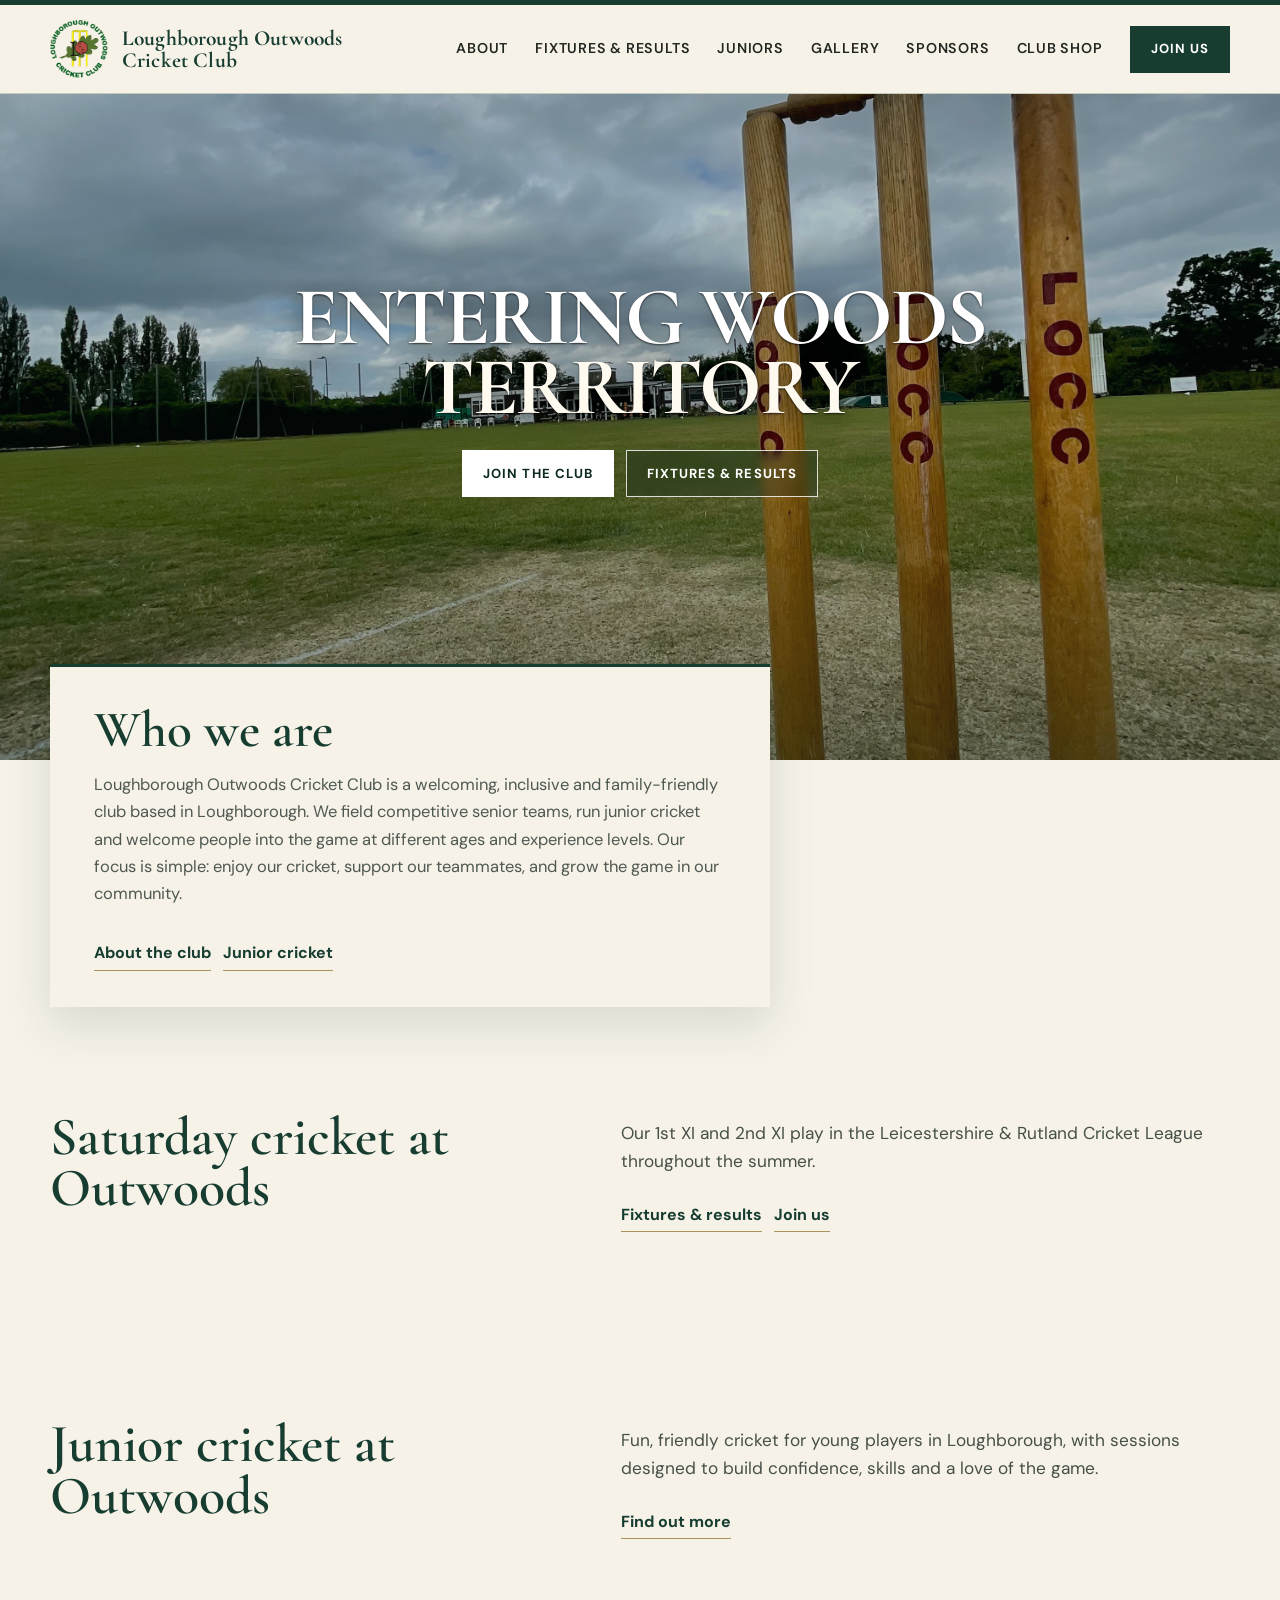
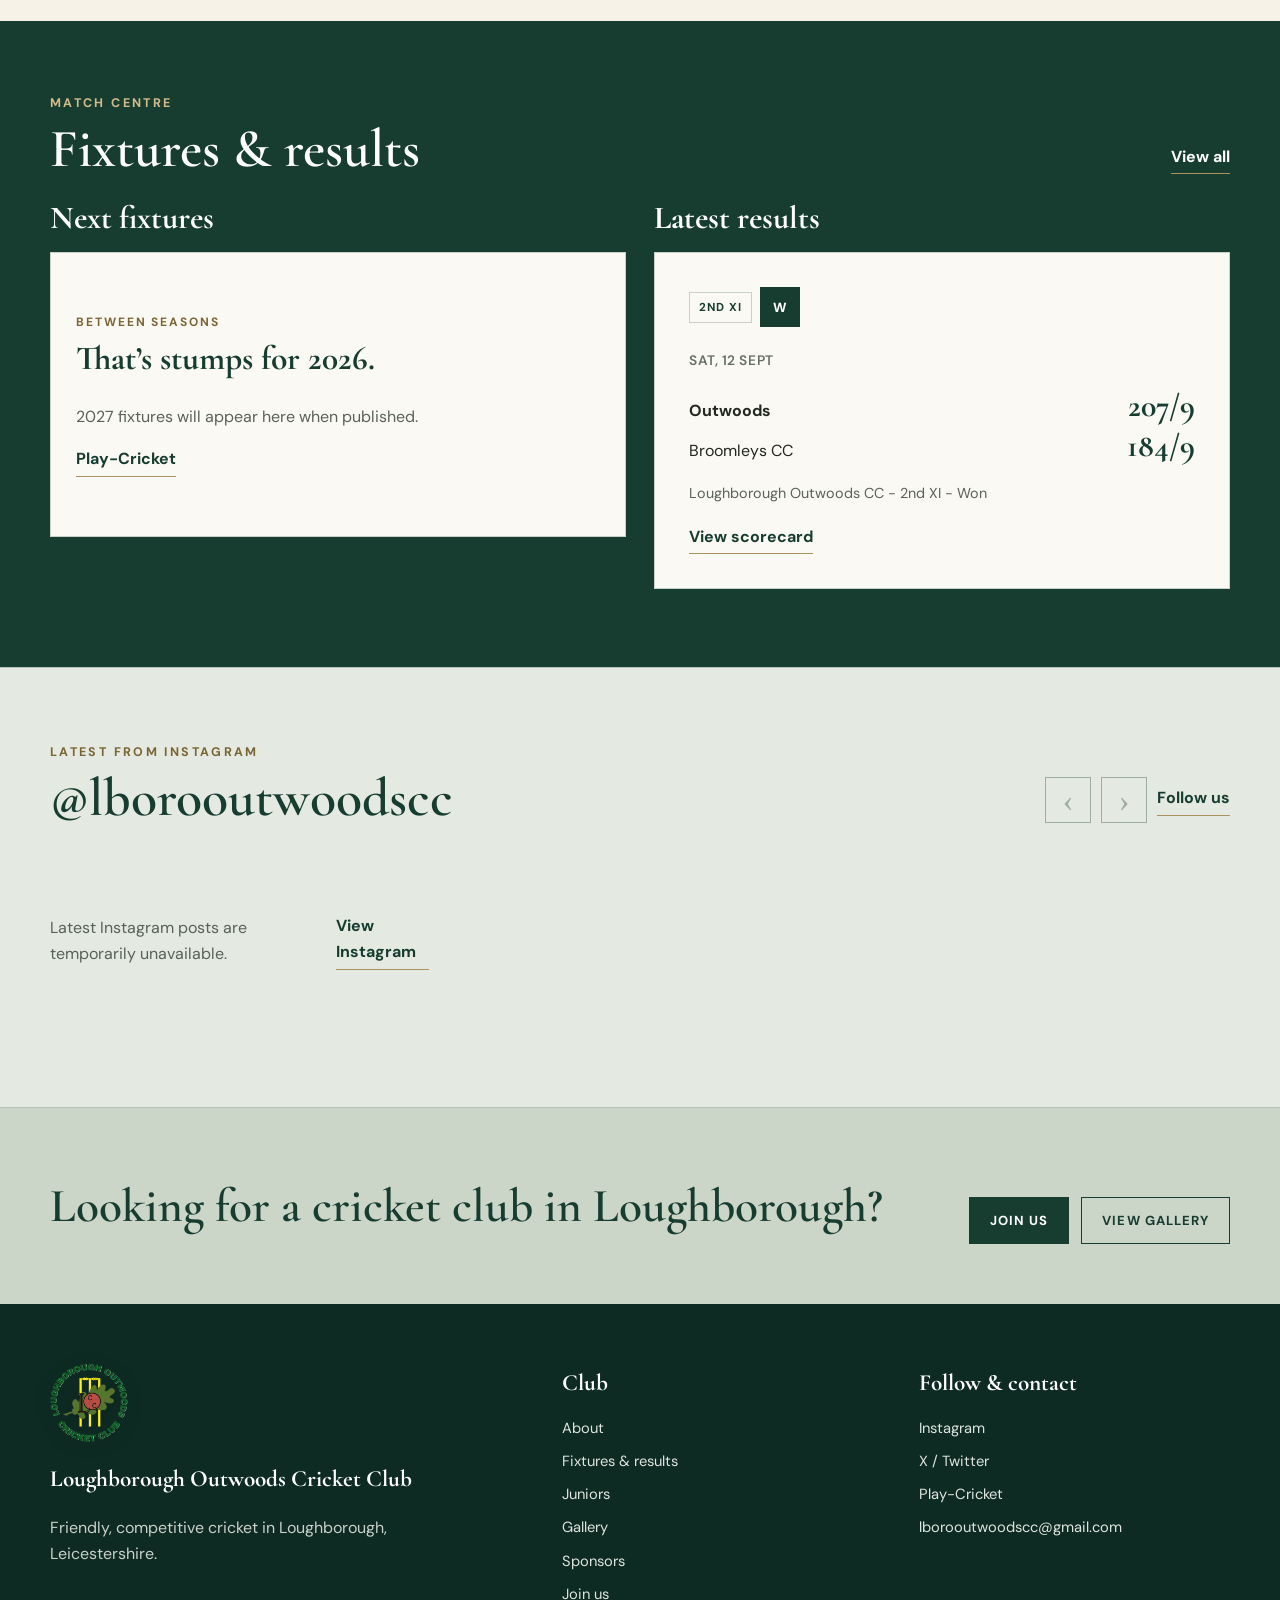
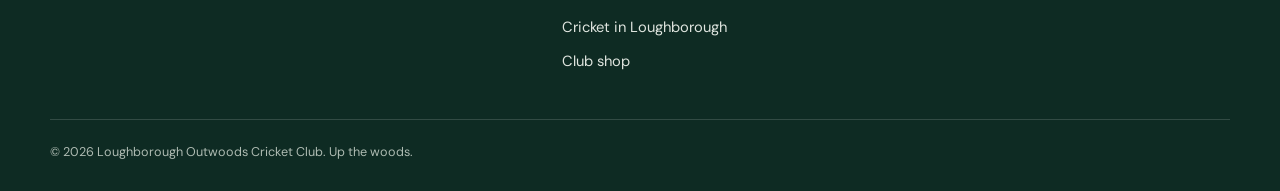
<file: index.html>
<!doctype html>
<html lang="en-GB">
<head>
  <meta charset="utf-8" />
  <meta name="viewport" content="width=device-width,initial-scale=1" />
  <title>Loughborough Outwoods Cricket Club | Cricket in Loughborough</title>
  <meta name="description" content="Friendly, inclusive cricket in Loughborough with two senior Saturday teams and junior cricket at Nanpantan Sports Ground. New players and families are welcome." />
  <meta name="theme-color" content="#173d31" />
  <meta name="robots" content="index,follow" />
  <link rel="canonical" href="https://outwoodscc.co.uk/" />
  <link rel="icon" href="/assets/images/logo/logo.png" type="image/png" />
  <link rel="apple-touch-icon" href="/assets/images/logo/logo.png" />
  <meta property="og:title" content="Loughborough Outwoods Cricket Club" />
  <meta property="og:description" content="Friendly, competitive cricket in Loughborough. Senior and junior cricket at Outwoods." />
  <meta property="og:type" content="website" />
  <meta property="og:url" content="https://outwoodscc.co.uk/" />
  <meta property="og:image" content="https://outwoodscc.co.uk/assets/images/hero/Hero.jpg" />
  <meta property="og:image:alt" content="Loughborough Outwoods Cricket Club ground" />
  <meta name="twitter:card" content="summary_large_image" />
  <meta name="twitter:title" content="Loughborough Outwoods Cricket Club" />
  <meta name="twitter:description" content="Friendly, competitive cricket in Loughborough. Senior and junior cricket at Outwoods." />
  <meta name="twitter:image" content="https://outwoodscc.co.uk/assets/images/hero/Hero.jpg" />
  <link rel="stylesheet" href="/assets/styles.css" />
  <link rel="stylesheet" href="/assets/visual.css" />
  <link rel="stylesheet" href="/assets/polish.css" />
  <link rel="stylesheet" href="/assets/cricket.css" />
  <link rel="stylesheet" href="/assets/cricket-polish.css" />
  <script type="application/ld+json">{"@context":"https://schema.org","@type":"SportsClub","name":"Loughborough Outwoods Cricket Club","sport":"Cricket","email":"lborooutwoodscc@gmail.com","url":"https://outwoodscc.co.uk/","sameAs":["https://www.instagram.com/lborooutwoodscc","https://x.com/lborooutwoodscc","https://loughboroughoutwoods.play-cricket.com/"],"address":{"@type":"PostalAddress","streetAddress":"Watermead Lane","addressLocality":"Loughborough","postalCode":"LE11 3TN","addressRegion":"Leicestershire","addressCountry":"GB"}}</script>
</head>
<body>
<a class="skip-link" href="#main">Skip to main content</a>
<div class="accent-rule"></div>
<header class="site-header"><div class="wrap nav"><a class="brand" href="/" aria-label="Loughborough Outwoods Cricket Club home"><span class="brand-mark">LOCC</span><span class="brand-name">Loughborough Outwoods<br>Cricket Club</span></a><button class="menu-btn" aria-expanded="false" aria-label="Open navigation">Menu</button><nav class="nav-links" aria-label="Main navigation"><a href="/about.html">About</a><a href="/fixtures-results/">Fixtures &amp; results</a><a href="/juniors/">Juniors</a><a href="/gallery.html">Gallery</a><a href="/sponsors.html">Sponsors</a><a href="https://iconsports.co.uk/my-club-zone/my-club-zone-cricket/loughborough-outwoods-cc-teamwear" target="_blank" rel="noreferrer">Club shop</a><a href="/join.html" class="btn">Join us</a></nav></div></header>
<main id="main">
  <section class="home-hero" aria-label="Loughborough Outwoods Cricket Club home ground"><div class="home-hero-media"><img src="/assets/images/hero/Hero.jpg" alt="Loughborough Outwoods Cricket Club ground and Outwoods stumps" fetchpriority="high" decoding="async" /></div><div class="wrap home-hero-inner"><h1 class="home-title"><span>Entering Woods</span><span class="woods-line">Territory</span></h1><div class="home-hero-actions"><a class="btn" href="/join.html">Join the club</a><a class="btn light" href="/fixtures-results/">Fixtures &amp; results</a></div></div></section>
  <div class="home-about-wrap"><div class="home-about"><h2>Who we are</h2><p>Loughborough Outwoods Cricket Club is a welcoming, inclusive and family-friendly club based in Loughborough. We field competitive senior teams, run junior cricket and welcome people into the game at different ages and experience levels. Our focus is simple: enjoy our cricket, support our teammates, and grow the game in our community.</p><div class="hero-actions"><a class="text-link" href="/about.html">About the club</a><a class="text-link" href="/juniors/">Junior cricket</a></div></div></div>
  <section class="home-intro"><div class="wrap home-intro-grid"><div class="home-copy"><h2>Saturday cricket at Outwoods</h2></div><div class="home-intro-detail"><p class="lead">Our 1st XI and 2nd XI play in the Leicestershire &amp; Rutland Cricket League throughout the summer.</p><div class="hero-actions"><a class="text-link" href="/fixtures-results/">Fixtures &amp; results</a><a class="text-link" href="/join.html">Join us</a></div></div></div></section>
  <section class="home-intro"><div class="wrap home-intro-grid"><div class="home-copy"><h2>Junior cricket at Outwoods</h2></div><div class="home-intro-detail"><p class="lead">Fun, friendly cricket for young players in Loughborough, with sessions designed to build confidence, skills and a love of the game.</p><div class="hero-actions"><a class="text-link" href="/juniors/">Find out more</a></div></div></div></section>
  <section class="home-cricket" data-cricket-home aria-labelledby="home-cricket-title"><div class="wrap"><div class="home-section-head"><div><span class="kicker">Match centre</span><h2 id="home-cricket-title">Fixtures &amp; results</h2></div><a class="text-link" href="/fixtures-results/">View all</a></div><div class="home-rounds" data-home-match-grid><div class="cricket-loading">Loading fixtures and results…</div></div></div></section>
  <section class="home-instagram" data-instagram-feed data-feed-id="ApGbqhvJmQQHxa7rgjQ6">
    <div class="wrap">
      <div class="home-section-head"><div><span class="kicker">Latest from Instagram</span><h2>@lborooutwoodscc</h2></div><div class="instagram-head-actions"><button class="instagram-arrow" type="button" data-instagram-prev aria-label="Previous Instagram posts">‹</button><button class="instagram-arrow" type="button" data-instagram-next aria-label="Next Instagram posts">›</button><a class="text-link" href="https://www.instagram.com/lborooutwoodscc" target="_blank" rel="noreferrer">Follow us</a></div></div>
      <div class="instagram-track" data-instagram-track aria-live="polite"><p class="instagram-loading">Loading latest posts…</p></div>
    </div>
  </section>
  <section class="home-footer-cta"><div class="wrap"><h2>Looking for a cricket club in Loughborough?</h2><div class="hero-actions"><a class="btn" href="/join.html">Join us</a><a class="btn light" href="/gallery.html">View gallery</a></div></div></section>
</main>
<footer><div class="wrap footer-grid"><div><img class="logo-footer" src="/assets/images/logo/logo.png" alt="Loughborough Outwoods Cricket Club logo" loading="lazy" decoding="async"><h3>Loughborough Outwoods Cricket Club</h3><p>Friendly, competitive cricket in Loughborough, Leicestershire.</p></div><div><h3>Club</h3><div class="footer-links"><a href="/about.html">About</a><a href="/fixtures-results/">Fixtures &amp; results</a><a href="/juniors/">Juniors</a><a href="/gallery.html">Gallery</a><a href="/sponsors.html">Sponsors</a><a href="/join.html">Join us</a><a href="/cricket-club-loughborough/">Cricket in Loughborough</a><a href="https://iconsports.co.uk/my-club-zone/my-club-zone-cricket/loughborough-outwoods-cc-teamwear" target="_blank" rel="noreferrer">Club shop</a></div></div><div><h3>Follow &amp; contact</h3><div class="footer-links"><a href="https://www.instagram.com/lborooutwoodscc" target="_blank" rel="noreferrer">Instagram</a><a href="https://x.com/lborooutwoodscc" target="_blank" rel="noreferrer">X / Twitter</a><a href="https://loughboroughoutwoods.play-cricket.com/" target="_blank" rel="noreferrer">Play-Cricket</a><a href="mailto:lborooutwoodscc@gmail.com">lborooutwoodscc@gmail.com</a></div></div></div><div class="wrap micro">© <span data-year></span> Loughborough Outwoods Cricket Club. Up the woods.</div></footer>
<script src="/assets/site.js"></script><script src="/assets/cricket.js"></script><script src="/assets/cricket-polish.js"></script>
</body></html>
</file>
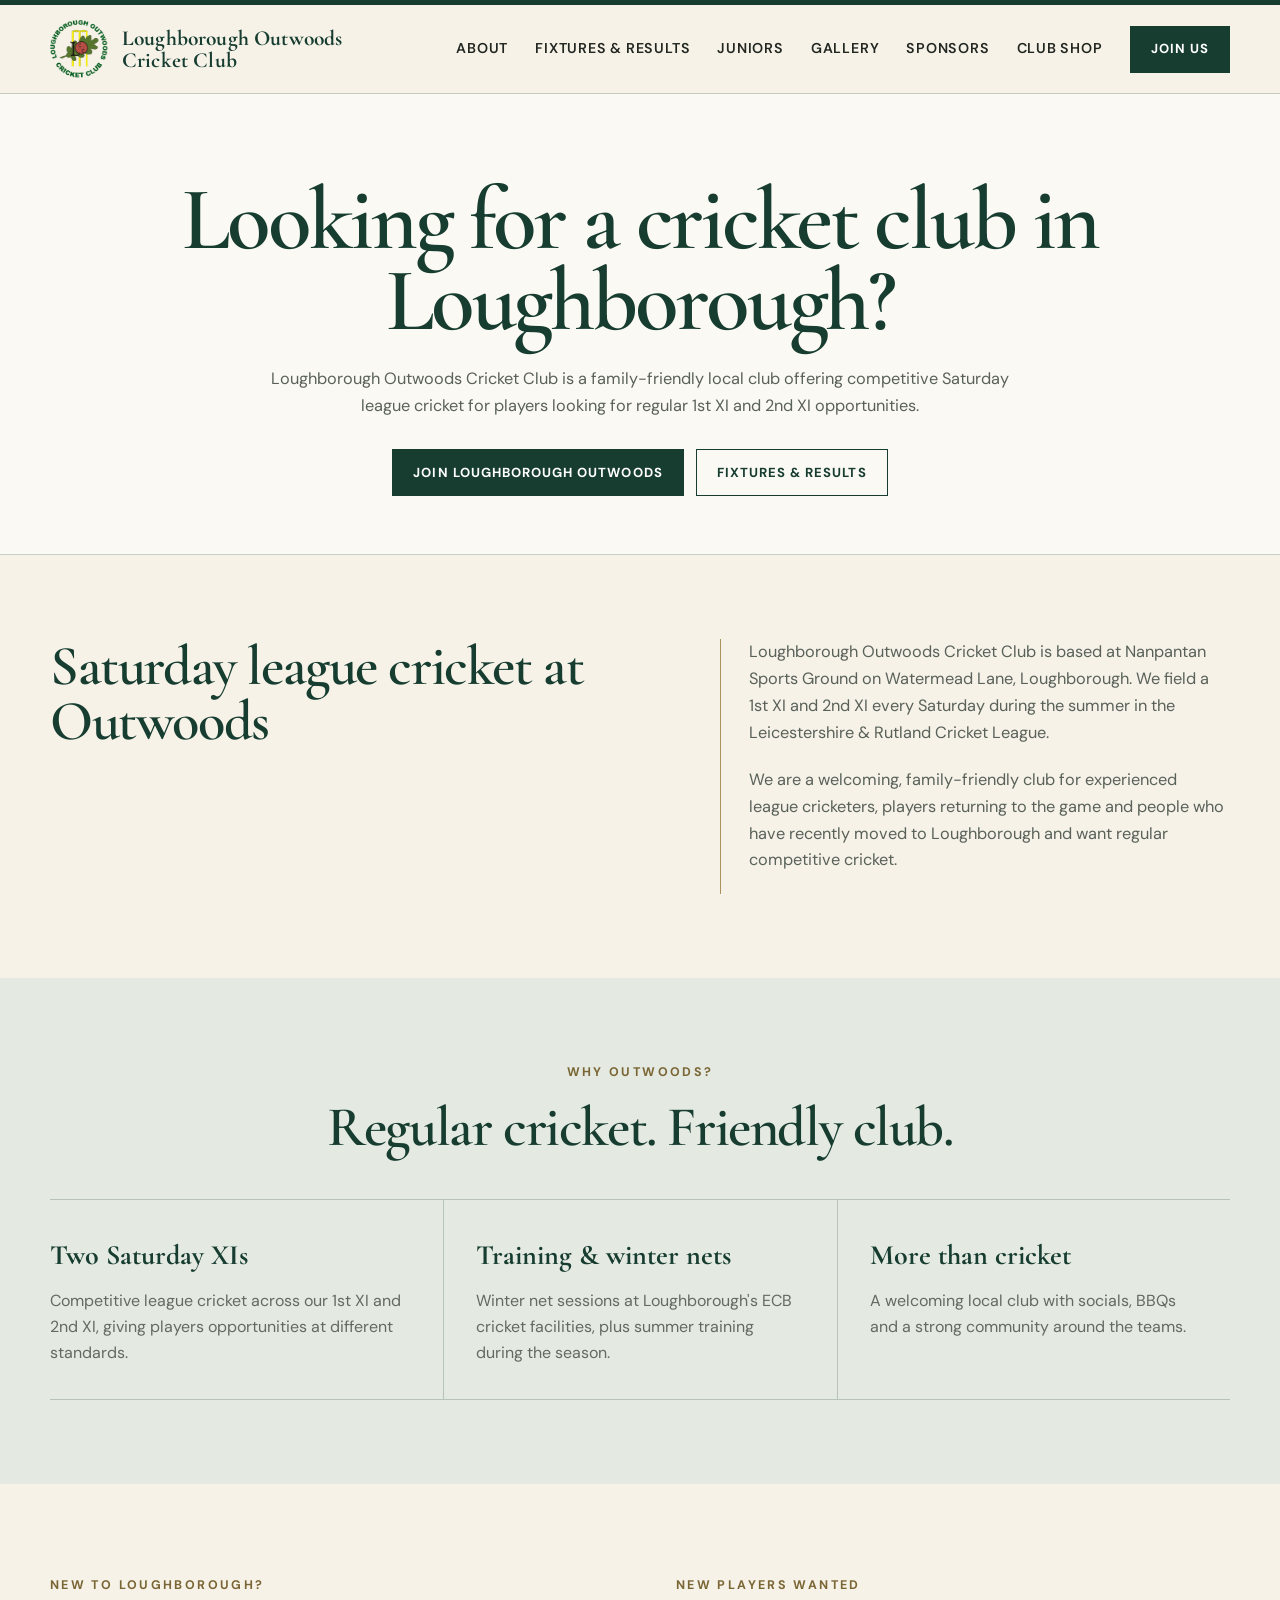
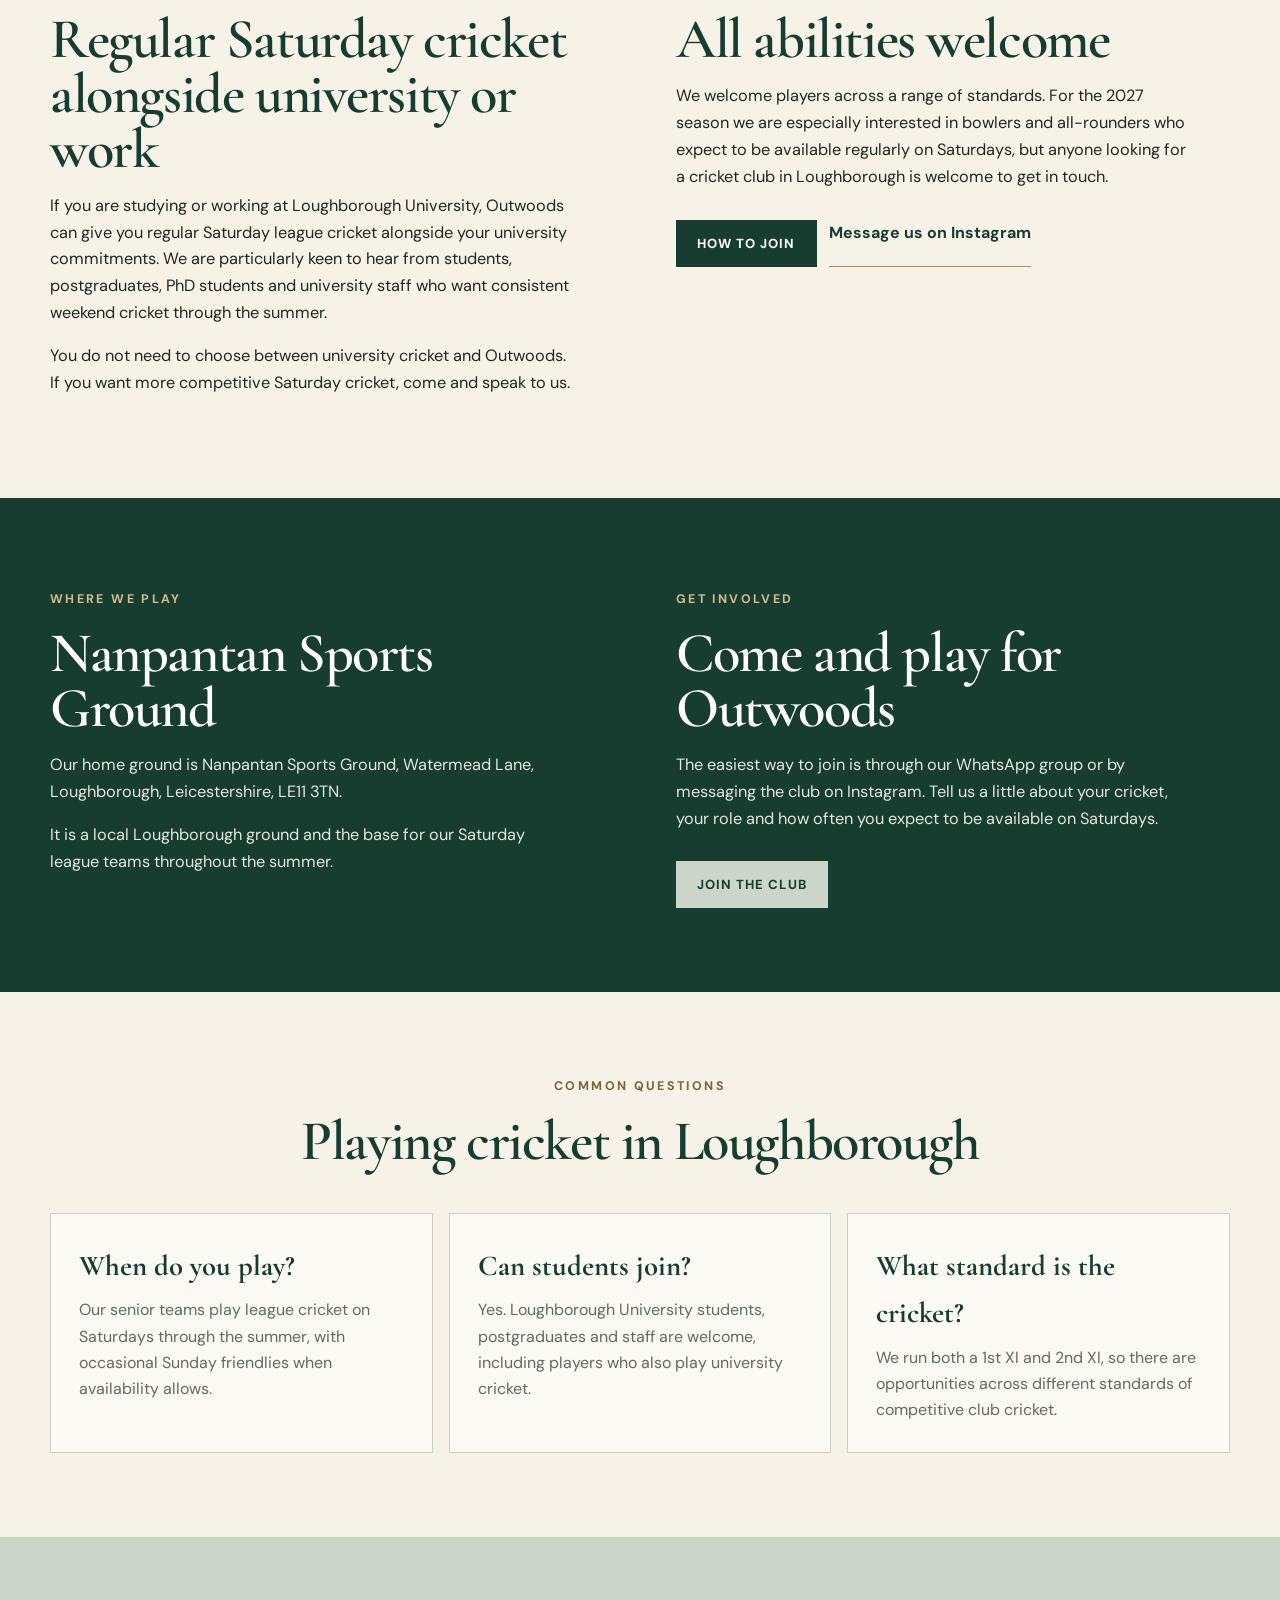
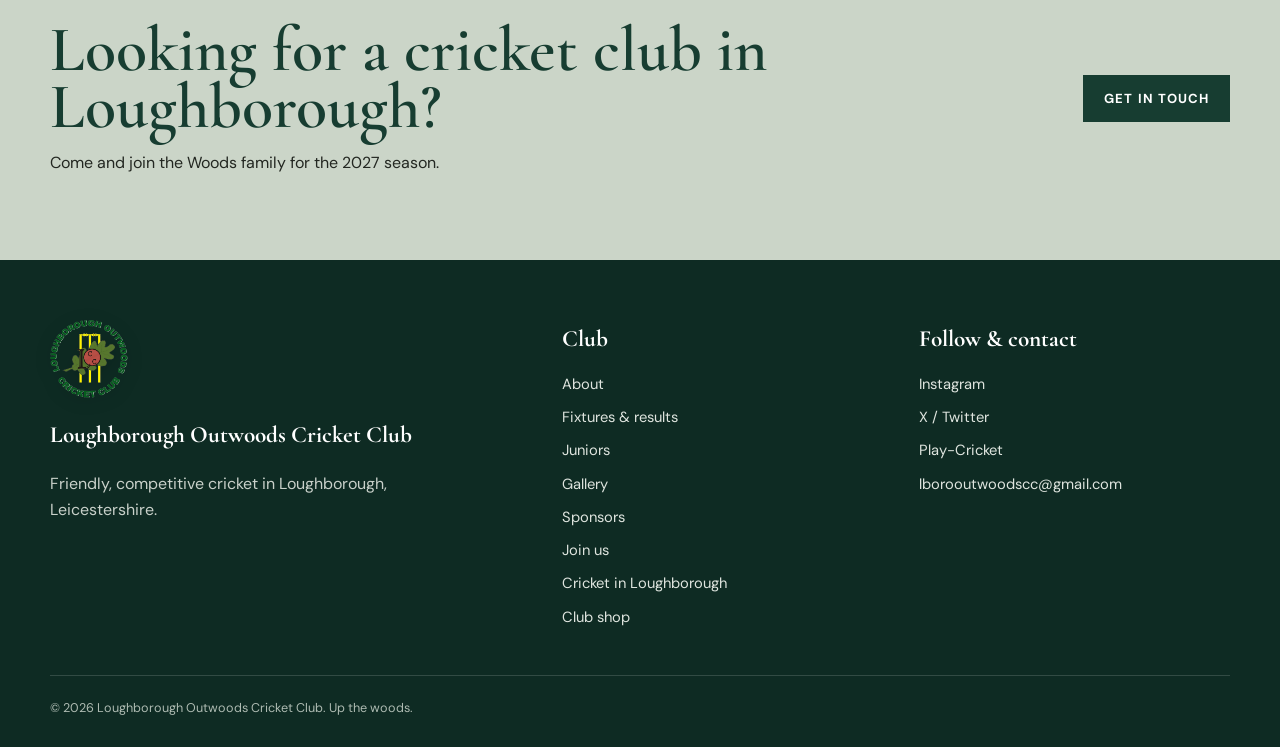
<file: cricket-club-loughborough/index.html>
<!doctype html>
<html lang="en-GB">
<head>
  <meta charset="utf-8" />
  <meta name="viewport" content="width=device-width,initial-scale=1" />
  <title>Cricket Club in Loughborough | Loughborough Outwoods CC</title>
  <meta name="description" content="Looking for a cricket club in Loughborough? Join family-friendly Loughborough Outwoods CC for Saturday league cricket, junior cricket and a welcoming local club." />
  <meta name="theme-color" content="#173d31" />
  <meta name="robots" content="index,follow" />
  <link rel="canonical" href="https://outwoodscc.co.uk/cricket-club-loughborough/" />
  <link rel="icon" href="/assets/images/logo/logo.png" type="image/png" />
  <link rel="apple-touch-icon" href="/assets/images/logo/logo.png" />
  <meta property="og:title" content="Cricket Club in Loughborough | Loughborough Outwoods CC" />
  <meta property="og:description" content="Regular Saturday league cricket in Loughborough with 1st XI and 2nd XI opportunities. New players are welcome." />
  <meta property="og:type" content="website" />
  <meta property="og:url" content="https://outwoodscc.co.uk/cricket-club-loughborough/" />
  <meta property="og:image" content="https://outwoodscc.co.uk/assets/images/hero/Hero.jpg" />
  <meta property="og:image:alt" content="Loughborough Outwoods Cricket Club ground" />
  <meta name="twitter:card" content="summary_large_image" />
  <meta name="twitter:title" content="Cricket Club in Loughborough | Loughborough Outwoods CC" />
  <meta name="twitter:description" content="Regular Saturday league cricket in Loughborough. New players are welcome at Loughborough Outwoods CC." />
  <meta name="twitter:image" content="https://outwoodscc.co.uk/assets/images/hero/Hero.jpg" />
  <link rel="stylesheet" href="/assets/styles.css" />
  <link rel="stylesheet" href="/assets/visual.css" />
  <link rel="stylesheet" href="/assets/polish.css" />
  <script type="application/ld+json">
  {
    "@context":"https://schema.org",
    "@type":"SportsOrganization",
    "name":"Loughborough Outwoods Cricket Club",
    "sport":"Cricket",
    "url":"https://outwoodscc.co.uk/",
    "email":"lborooutwoodscc@gmail.com",
    "address":{
      "@type":"PostalAddress",
      "streetAddress":"Nanpantan Sports Ground, Watermead Lane",
      "addressLocality":"Loughborough",
      "addressRegion":"Leicestershire",
      "postalCode":"LE11 3TN",
      "addressCountry":"GB"
    },
    "sameAs":[
      "https://www.instagram.com/lborooutwoodscc",
      "https://x.com/lborooutwoodscc",
      "https://loughboroughoutwoods.play-cricket.com/"
    ]
  }
  </script>
</head>
<body>
<a class="skip-link" href="#main">Skip to main content</a>
<div class="accent-rule"></div>
<header class="site-header"><div class="wrap nav"><a class="brand" href="/" aria-label="Loughborough Outwoods Cricket Club home"><span class="brand-mark">LOCC</span><span class="brand-name">Loughborough Outwoods<br>Cricket Club</span></a><button class="menu-btn" aria-expanded="false" aria-label="Open navigation">Menu</button><nav class="nav-links" aria-label="Main navigation"><a href="/about.html">About</a><a href="/fixtures-results/">Fixtures &amp; results</a><a href="/juniors/">Juniors</a><a href="/gallery.html">Gallery</a><a href="/sponsors.html">Sponsors</a><a href="https://iconsports.co.uk/my-club-zone/my-club-zone-cricket/loughborough-outwoods-cc-teamwear" target="_blank" rel="noreferrer">Club shop</a><a href="/join.html" class="btn">Join us</a></nav></div></header>
<main id="main">
  <section class="page-hero">
    <div class="wrap">
      <h1>Looking for a cricket club in Loughborough?</h1>
      <p>Loughborough Outwoods Cricket Club is a family-friendly local club offering competitive Saturday league cricket for players looking for regular 1st XI and 2nd XI opportunities.</p>
      <div class="hero-actions" style="justify-content:center"><a class="btn" href="/join.html">Join Loughborough Outwoods</a><a class="btn light" href="/fixtures-results/">Fixtures &amp; results</a></div>
    </div>
  </section>

  <section>
    <div class="wrap intro-grid">
      <div class="intro-copy">
        <h2 class="section-title">Saturday league cricket at Outwoods</h2>
      </div>
      <div class="intro-aside">
        <p>Loughborough Outwoods Cricket Club is based at Nanpantan Sports Ground on Watermead Lane, Loughborough. We field a 1st XI and 2nd XI every Saturday during the summer in the Leicestershire &amp; Rutland Cricket League.</p>
        <p>We are a welcoming, family-friendly club for experienced league cricketers, players returning to the game and people who have recently moved to Loughborough and want regular competitive cricket.</p>
      </div>
    </div>
  </section>

  <section class="sage-section">
    <div class="wrap">
      <div class="section-head">
        <span class="kicker">Why Outwoods?</span>
        <h2>Regular cricket. Friendly club.</h2>
      </div>
      <div class="feature-row">
        <div class="feature"><h3>Two Saturday XIs</h3><p>Competitive league cricket across our 1st XI and 2nd XI, giving players opportunities at different standards.</p></div>
        <div class="feature"><h3>Training &amp; winter nets</h3><p>Winter net sessions at Loughborough's ECB cricket facilities, plus summer training during the season.</p></div>
        <div class="feature"><h3>More than cricket</h3><p>A welcoming local club with socials, BBQs and a strong community around the teams.</p></div>
      </div>
    </div>
  </section>

  <section>
    <div class="wrap two-col">
      <div class="editorial-block">
        <span class="kicker">New to Loughborough?</span>
        <h2 class="section-title">Regular Saturday cricket alongside university or work</h2>
        <p>If you are studying or working at Loughborough University, Outwoods can give you regular Saturday league cricket alongside your university commitments. We are particularly keen to hear from students, postgraduates, PhD students and university staff who want consistent weekend cricket through the summer.</p>
        <p>You do not need to choose between university cricket and Outwoods. If you want more competitive Saturday cricket, come and speak to us.</p>
      </div>
      <div class="editorial-block">
        <span class="kicker">New players wanted</span>
        <h2 class="section-title">All abilities welcome</h2>
        <p>We welcome players across a range of standards. For the 2027 season we are especially interested in bowlers and all-rounders who expect to be available regularly on Saturdays, but anyone looking for a cricket club in Loughborough is welcome to get in touch.</p>
        <div class="hero-actions"><a class="btn" href="/join.html">How to join</a><a class="text-link" href="https://www.instagram.com/lborooutwoodscc" target="_blank" rel="noreferrer">Message us on Instagram</a></div>
      </div>
    </div>
  </section>

  <section class="dark-section">
    <div class="wrap two-col">
      <div class="editorial-block">
        <span class="kicker">Where we play</span>
        <h2 class="section-title">Nanpantan Sports Ground</h2>
        <p>Our home ground is Nanpantan Sports Ground, Watermead Lane, Loughborough, Leicestershire, LE11 3TN.</p>
        <p>It is a local Loughborough ground and the base for our Saturday league teams throughout the summer.</p>
      </div>
      <div class="editorial-block">
        <span class="kicker">Get involved</span>
        <h2 class="section-title">Come and play for Outwoods</h2>
        <p>The easiest way to join is through our WhatsApp group or by messaging the club on Instagram. Tell us a little about your cricket, your role and how often you expect to be available on Saturdays.</p>
        <div class="hero-actions"><a class="btn sage" href="/join.html">Join the club</a></div>
      </div>
    </div>
  </section>

  <section>
    <div class="wrap">
      <div class="section-head">
        <span class="kicker">Common questions</span>
        <h2>Playing cricket in Loughborough</h2>
      </div>
      <div class="link-cards">
        <div class="link-card"><h3>When do you play?</h3><p>Our senior teams play league cricket on Saturdays through the summer, with occasional Sunday friendlies when availability allows.</p></div>
        <div class="link-card"><h3>Can students join?</h3><p>Yes. Loughborough University students, postgraduates and staff are welcome, including players who also play university cricket.</p></div>
        <div class="link-card"><h3>What standard is the cricket?</h3><p>We run both a 1st XI and 2nd XI, so there are opportunities across different standards of competitive club cricket.</p></div>
      </div>
    </div>
  </section>

  <section class="cta-band">
    <div class="wrap cta-inner">
      <div><h2>Looking for a cricket club in Loughborough?</h2><p>Come and join the Woods family for the 2027 season.</p></div>
      <a class="btn" href="/join.html">Get in touch</a>
    </div>
  </section>
</main>
<footer><div class="wrap footer-grid"><div><img class="logo-footer" src="/assets/images/logo/logo.png" alt="Loughborough Outwoods Cricket Club logo" loading="lazy" decoding="async"><h3>Loughborough Outwoods Cricket Club</h3><p>Friendly, competitive cricket in Loughborough, Leicestershire.</p></div><div><h3>Club</h3><div class="footer-links"><a href="/about.html">About</a><a href="/fixtures-results/">Fixtures &amp; results</a><a href="/juniors/">Juniors</a><a href="/gallery.html">Gallery</a><a href="/sponsors.html">Sponsors</a><a href="/join.html">Join us</a><a href="/cricket-club-loughborough/">Cricket in Loughborough</a><a href="https://iconsports.co.uk/my-club-zone/my-club-zone-cricket/loughborough-outwoods-cc-teamwear" target="_blank" rel="noreferrer">Club shop</a></div></div><div><h3>Follow &amp; contact</h3><div class="footer-links"><a href="https://www.instagram.com/lborooutwoodscc" target="_blank" rel="noreferrer">Instagram</a><a href="https://x.com/lborooutwoodscc" target="_blank" rel="noreferrer">X / Twitter</a><a href="https://loughboroughoutwoods.play-cricket.com/" target="_blank" rel="noreferrer">Play-Cricket</a><a href="mailto:lborooutwoodscc@gmail.com">lborooutwoodscc@gmail.com</a></div></div></div><div class="wrap micro">© <span data-year></span> Loughborough Outwoods Cricket Club. Up the woods.</div></footer>
<script src="/assets/site.js"></script>
</body>
</html>
</file>
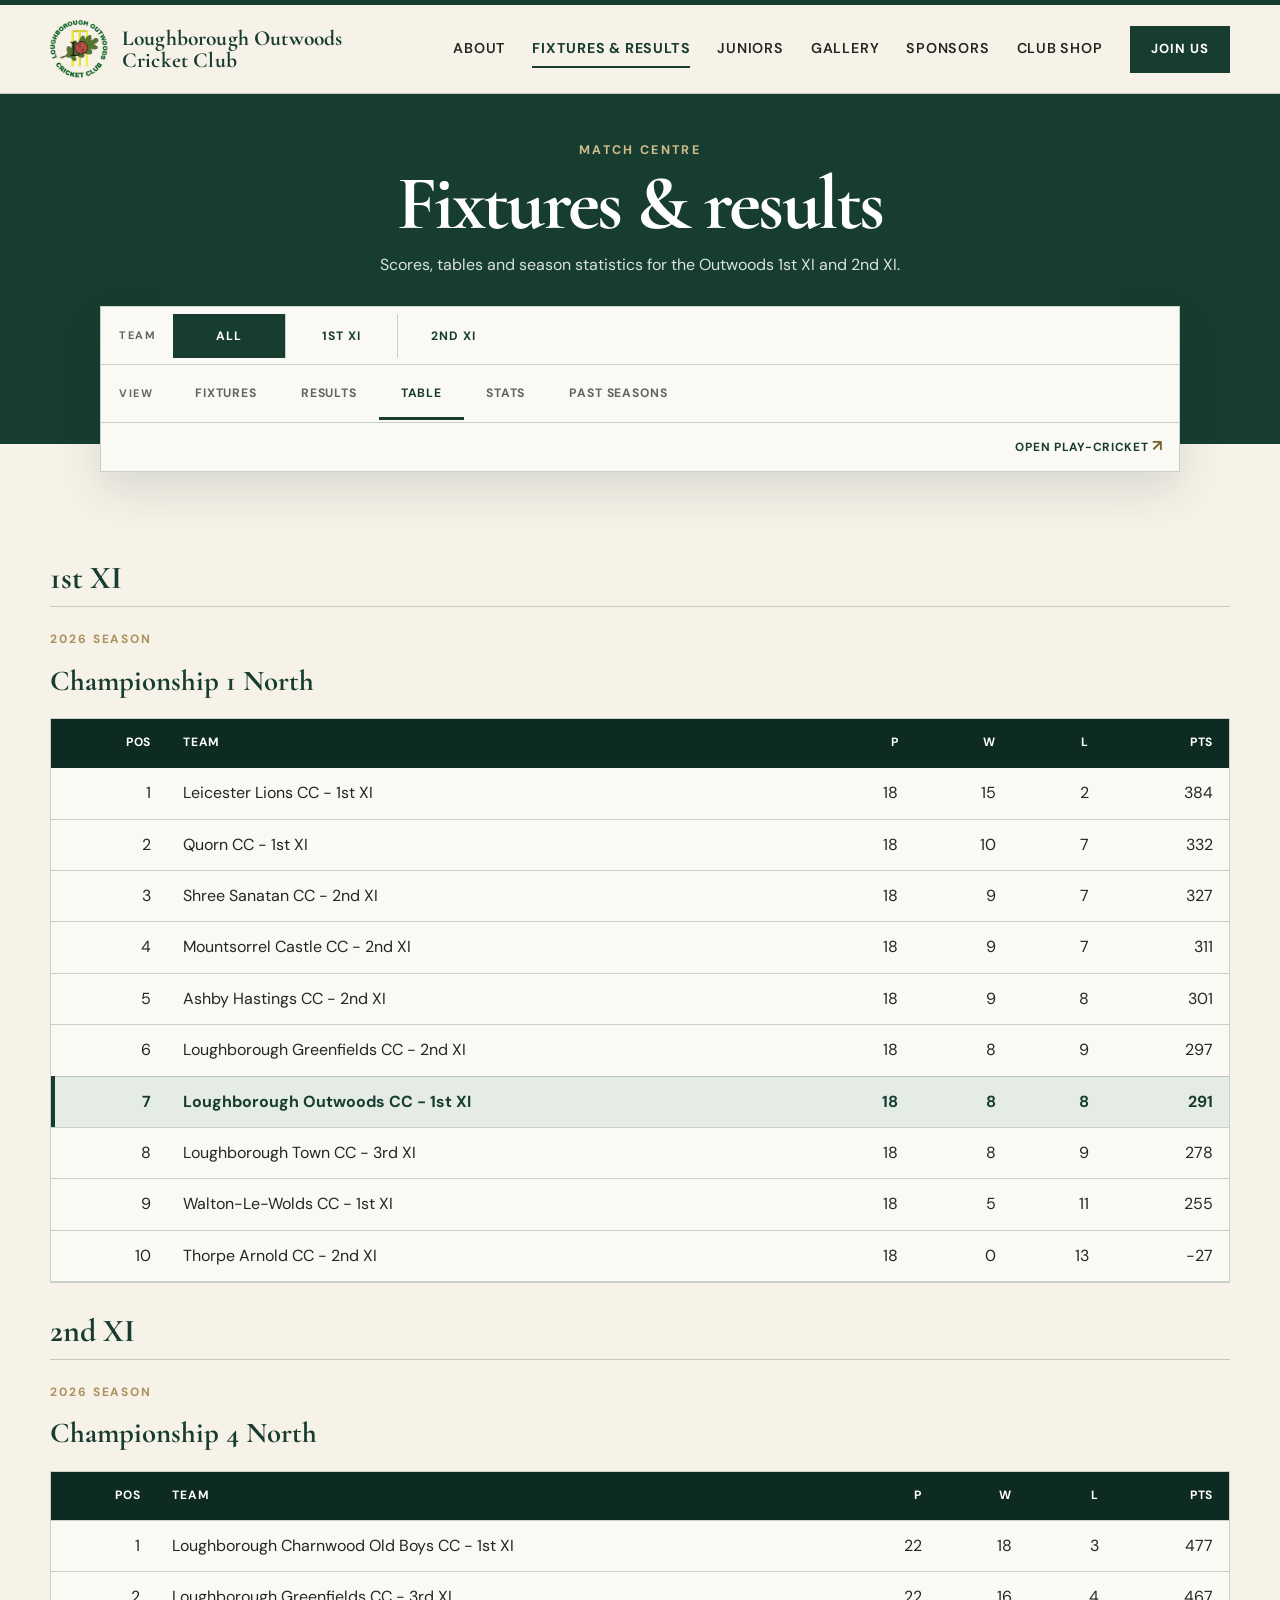
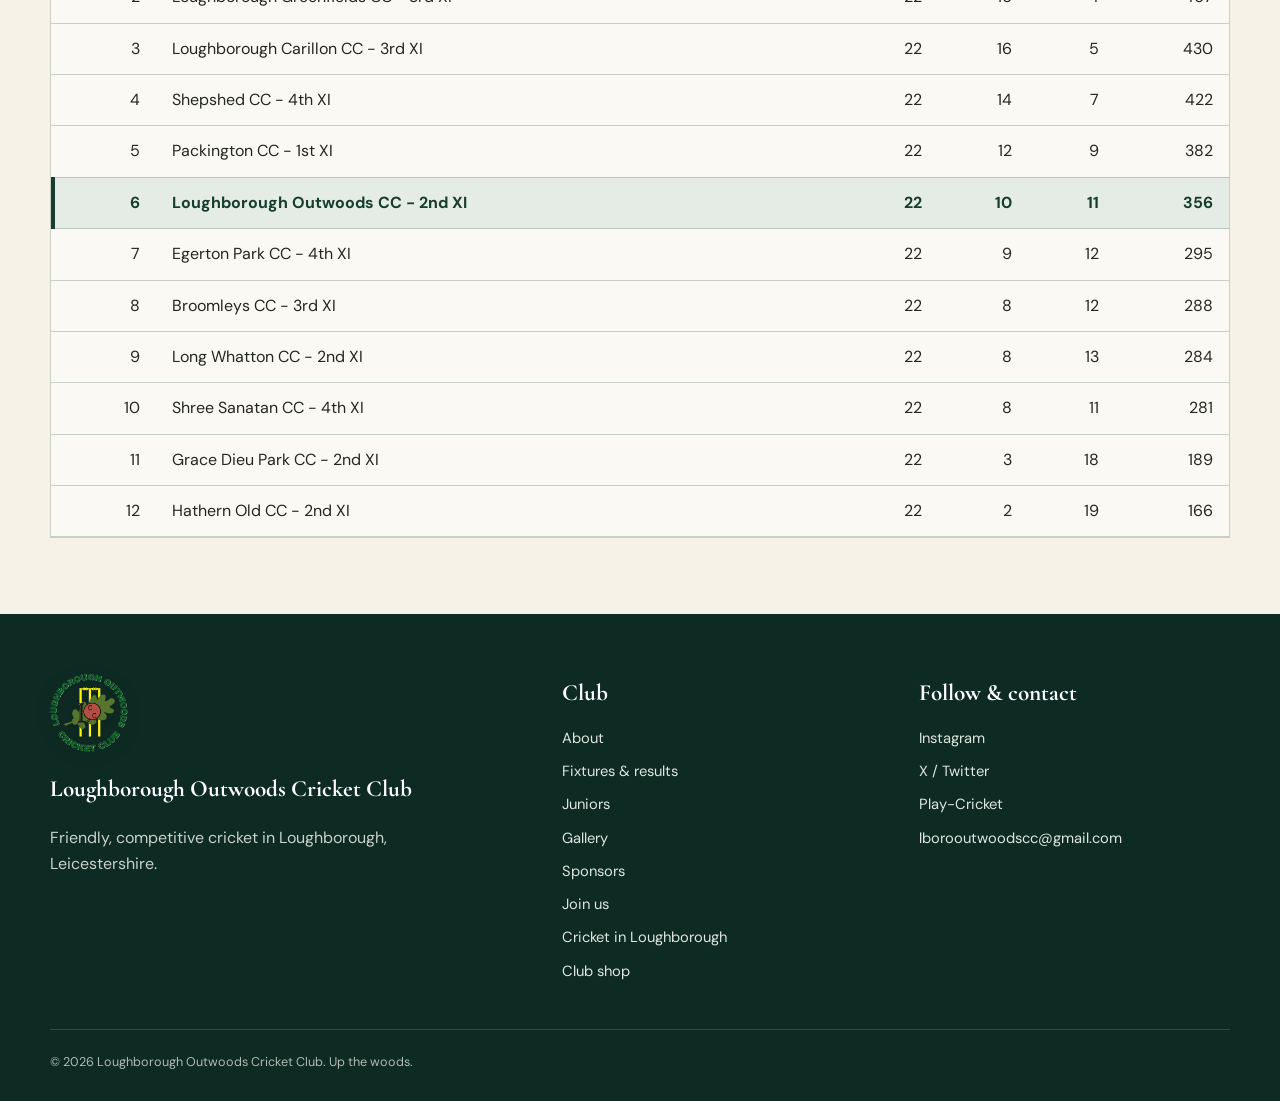
<file: cricket/index.html>
<!doctype html><html lang="en-GB"><head><meta charset="utf-8"><meta name="viewport" content="width=device-width,initial-scale=1"><meta name="robots" content="noindex,follow"><link rel="canonical" href="https://outwoodscc.co.uk/fixtures-results/"><meta http-equiv="refresh" content="0; url=/fixtures-results/"><title>Fixtures &amp; Results | Loughborough Outwoods CC</title></head><body><p><a href="/fixtures-results/">Continue to fixtures and results</a></p></body></html>
</file>
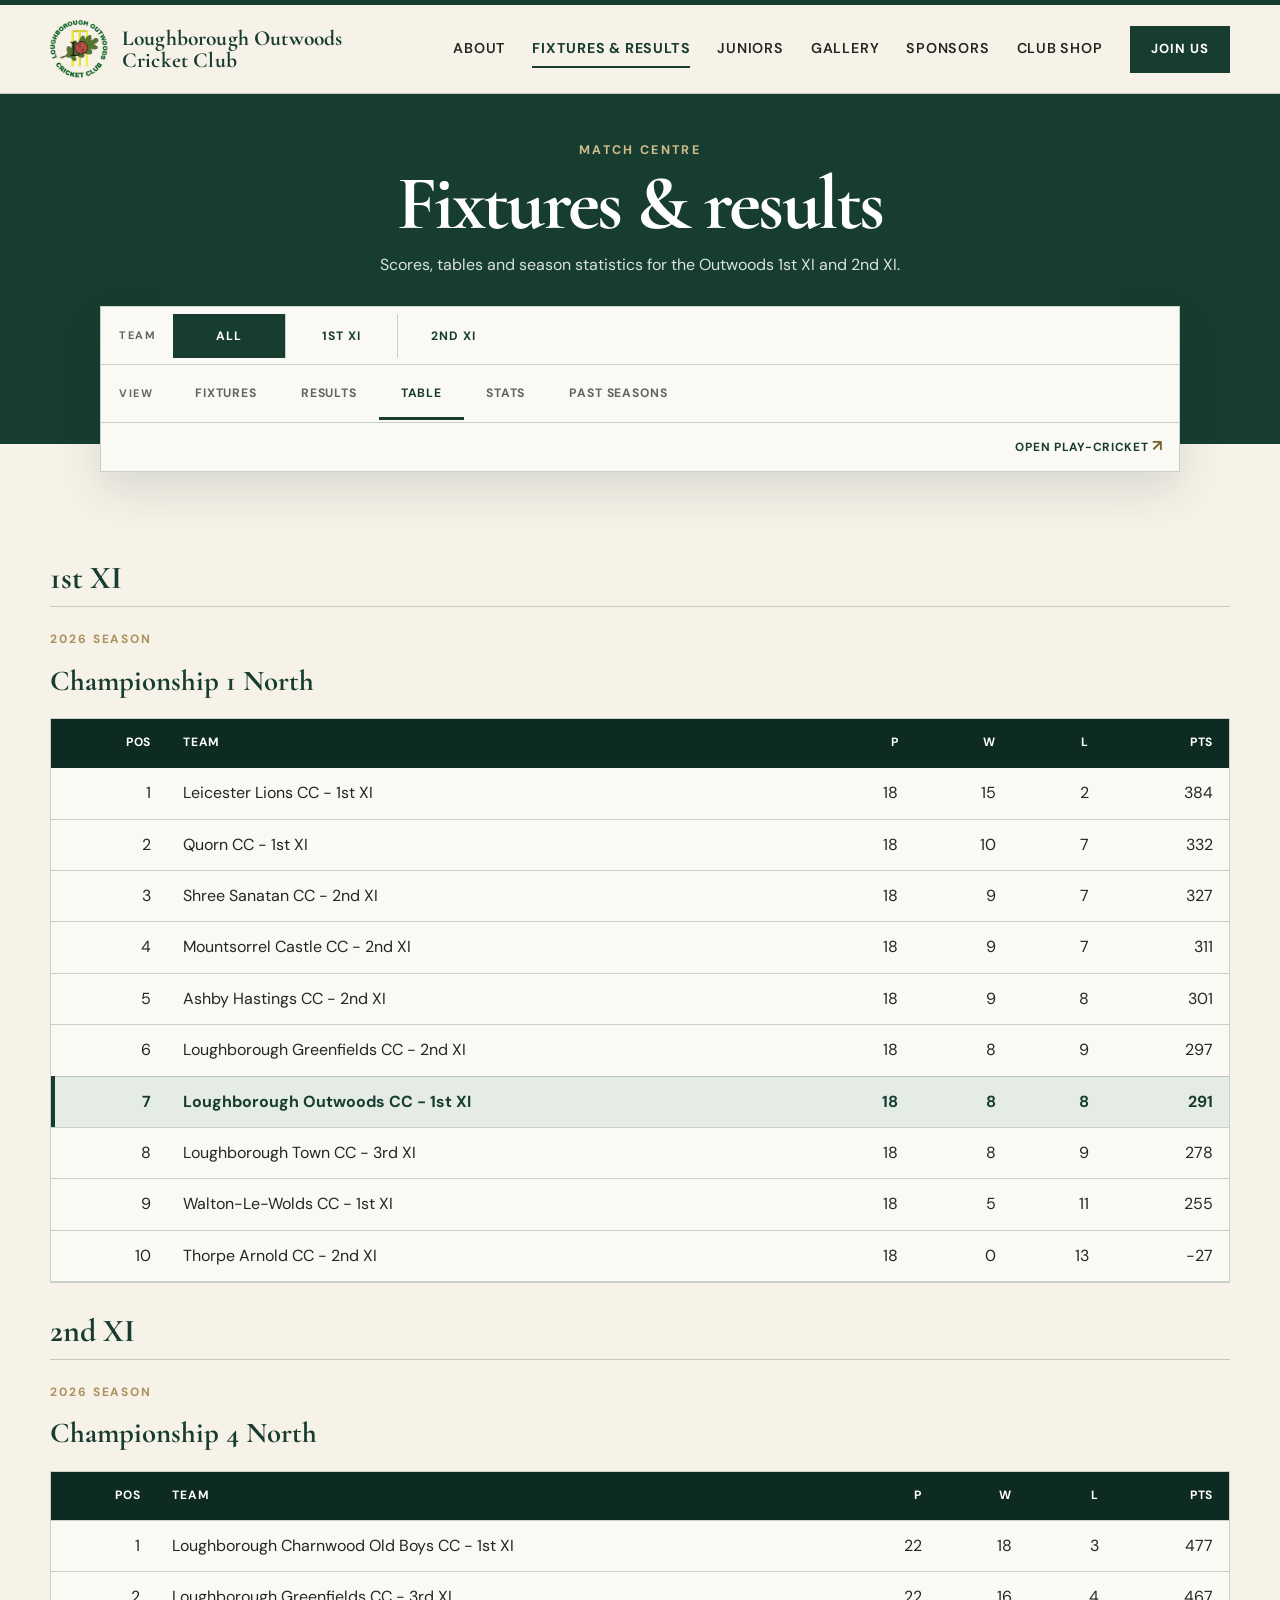
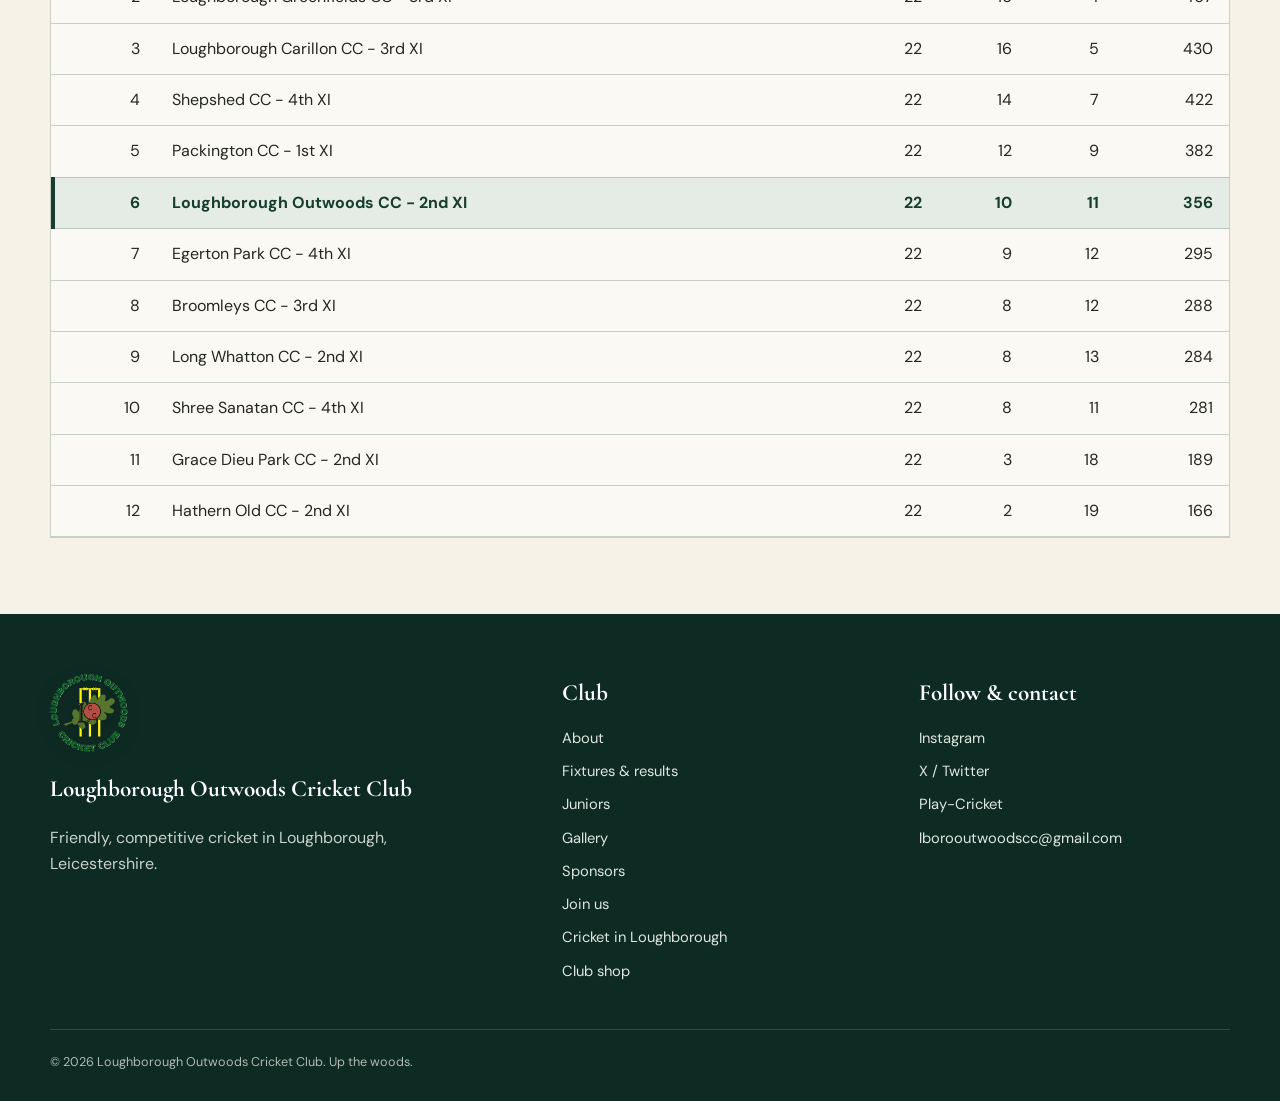
<file: fixtures-results/index.html>
<!doctype html>
<html lang="en-GB">
<head>
  <meta charset="utf-8" />
  <meta name="viewport" content="width=device-width,initial-scale=1" />
  <title>Fixtures &amp; Results | Loughborough Outwoods CC</title>
  <meta name="description" content="Loughborough Outwoods 1st XI and 2nd XI fixtures, results, league tables, scorecards and season statistics." />
  <meta name="theme-color" content="#173d31" />
  <link rel="canonical" href="https://outwoodscc.co.uk/fixtures-results/" />
  <link rel="icon" href="/assets/images/logo/logo.png" type="image/png" />
  <link rel="stylesheet" href="/assets/styles.css" /><link rel="stylesheet" href="/assets/visual.css" /><link rel="stylesheet" href="/assets/polish.css" /><link rel="stylesheet" href="/assets/cricket.css" /><link rel="stylesheet" href="/assets/cricket-polish.css" />
</head>
<body>
<a class="skip-link" href="#main">Skip to main content</a><div class="accent-rule"></div>
<header class="site-header"><div class="wrap nav"><a class="brand" href="/" aria-label="Loughborough Outwoods Cricket Club home"><span class="brand-mark">LOCC</span><span class="brand-name">Loughborough Outwoods<br>Cricket Club</span></a><button class="menu-btn" aria-expanded="false" aria-label="Open navigation">Menu</button><nav class="nav-links" aria-label="Main navigation"><a href="/about.html">About</a><a href="/fixtures-results/" aria-current="page">Fixtures &amp; results</a><a href="/juniors/">Juniors</a><a href="/gallery.html">Gallery</a><a href="/sponsors.html">Sponsors</a><a href="https://iconsports.co.uk/my-club-zone/my-club-zone-cricket/loughborough-outwoods-cc-teamwear" target="_blank" rel="noreferrer">Club shop</a><a href="/join.html" class="btn">Join us</a></nav></div></header>
<main id="main" data-cricket-hub>
  <section class="cricket-hero"><div class="wrap"><span class="kicker">Match centre</span><h1>Fixtures &amp; results</h1><p class="cricket-hero-intro" style="max-width:650px;margin:14px auto 0;text-align:center;color:#dbe2dd">Scores, tables and season statistics for the Outwoods 1st XI and 2nd XI.</p><div class="cricket-controls"><div class="control-row"><span class="control-label">Team</span><div class="team-switch" role="group" aria-label="Filter by team"><button type="button" data-team="All" aria-pressed="true">All</button><button type="button" data-team="1st XI" aria-pressed="false">1st XI</button><button type="button" data-team="2nd XI" aria-pressed="false">2nd XI</button></div></div><div class="control-row"><span class="control-label">View</span><div class="cricket-tabs hero-tabs" role="tablist" aria-label="Fixtures and results"><button role="tab" aria-selected="true" data-panel="fixtures">Fixtures</button><button role="tab" aria-selected="false" data-panel="results">Results</button><button role="tab" aria-selected="false" data-panel="table">Table</button><button role="tab" aria-selected="false" data-panel="stats">Stats</button><button role="tab" aria-selected="false" data-panel="history">Past seasons</button></div></div><div class="cricket-source-link"><a href="https://loughboroughoutwoods.play-cricket.com/" target="_blank" rel="noreferrer">Open Play-Cricket <span aria-hidden="true">↗</span></a></div></div></div></section>
  <section class="cricket-dashboard"><div class="wrap"><div data-cricket-content><div class="cricket-loading">Loading fixtures, results and tables…</div></div></div></section>
</main>
<footer><div class="wrap footer-grid"><div><img class="logo-footer" src="/assets/images/logo/logo.png" alt="Loughborough Outwoods Cricket Club logo" loading="lazy" decoding="async"><h3>Loughborough Outwoods Cricket Club</h3><p>Friendly, competitive cricket in Loughborough, Leicestershire.</p></div><div><h3>Club</h3><div class="footer-links"><a href="/about.html">About</a><a href="/fixtures-results/">Fixtures &amp; results</a><a href="/juniors/">Juniors</a><a href="/gallery.html">Gallery</a><a href="/sponsors.html">Sponsors</a><a href="/join.html">Join us</a><a href="/cricket-club-loughborough/">Cricket in Loughborough</a><a href="https://iconsports.co.uk/my-club-zone/my-club-zone-cricket/loughborough-outwoods-cc-teamwear" target="_blank" rel="noreferrer">Club shop</a></div></div><div><h3>Follow &amp; contact</h3><div class="footer-links"><a href="https://www.instagram.com/lborooutwoodscc" target="_blank" rel="noreferrer">Instagram</a><a href="https://x.com/lborooutwoodscc" target="_blank" rel="noreferrer">X / Twitter</a><a href="https://loughboroughoutwoods.play-cricket.com/" target="_blank" rel="noreferrer">Play-Cricket</a><a href="mailto:lborooutwoodscc@gmail.com">lborooutwoodscc@gmail.com</a></div></div></div><div class="wrap micro">© <span data-year></span> Loughborough Outwoods Cricket Club. Up the woods.</div></footer>
<script src="/assets/site.js"></script><script src="/assets/cricket.js"></script><script src="/assets/cricket-polish.js"></script>
</body></html>
</file>
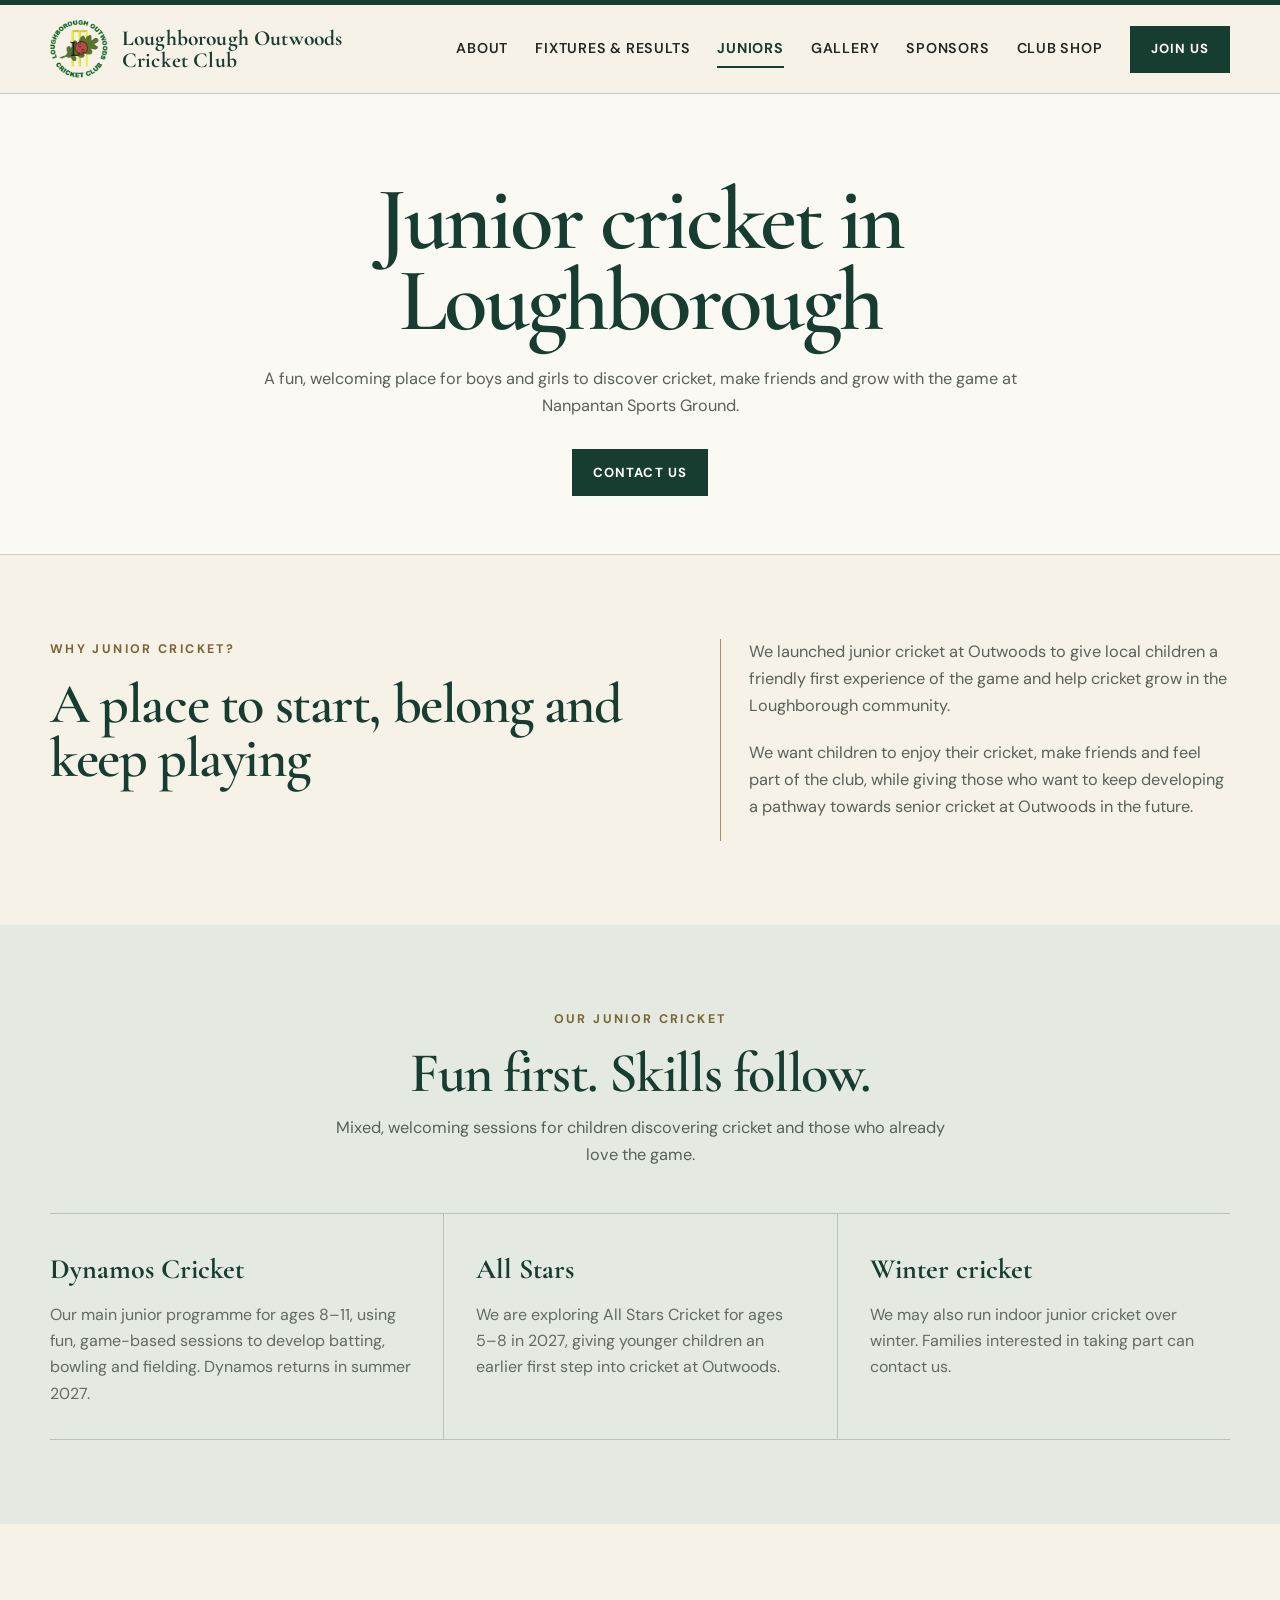
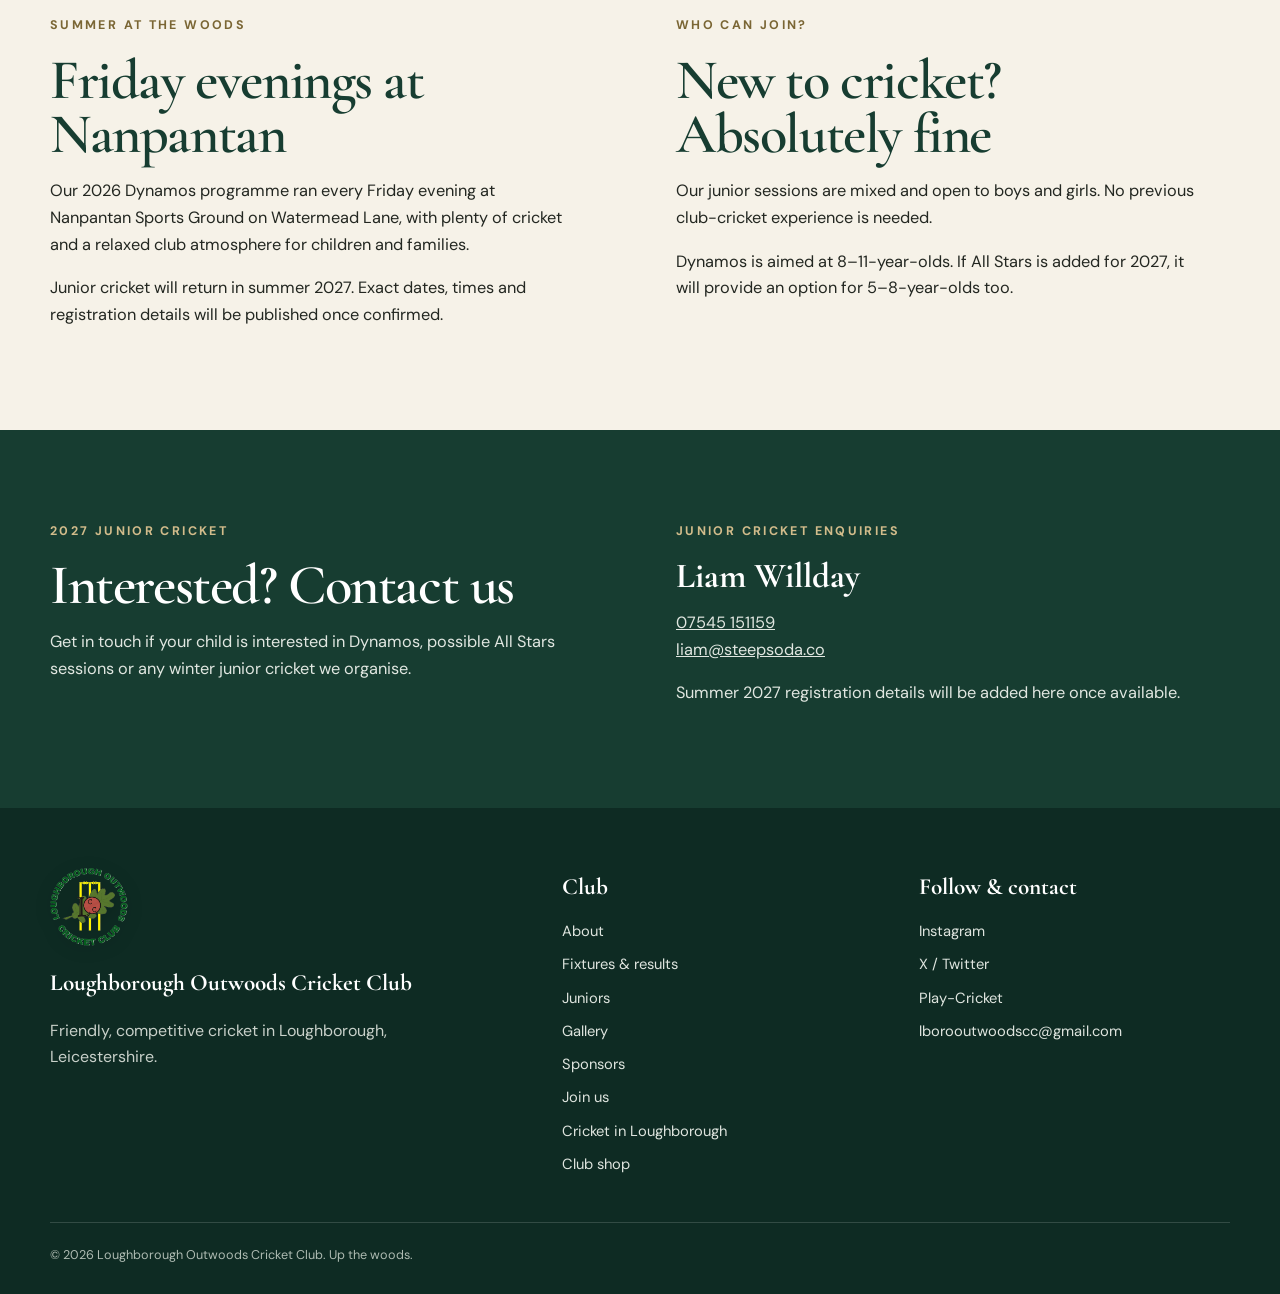
<file: juniors/index.html>
<!doctype html>
<html lang="en-GB">
<head>
  <meta charset="utf-8" />
  <meta name="viewport" content="width=device-width,initial-scale=1" />
  <title>Junior Cricket in Loughborough | Loughborough Outwoods CC</title>
  <meta name="description" content="Junior cricket in Loughborough at Loughborough Outwoods CC. Mixed Dynamos cricket, Friday evening summer sessions at Nanpantan and a welcoming pathway into club cricket." />
  <meta name="theme-color" content="#173d31" />
  <meta name="robots" content="index,follow" />
  <link rel="canonical" href="https://outwoodscc.co.uk/juniors/" />
  <link rel="icon" href="/assets/images/logo/logo.png" type="image/png" />
  <link rel="apple-touch-icon" href="/assets/images/logo/logo.png" />
  <meta property="og:title" content="Junior Cricket in Loughborough | Loughborough Outwoods CC" />
  <meta property="og:description" content="Fun, welcoming junior cricket at Nanpantan Sports Ground in Loughborough. Dynamos returns in summer 2027." />
  <meta property="og:type" content="website" />
  <meta property="og:url" content="https://outwoodscc.co.uk/juniors/" />
  <meta property="og:image" content="https://outwoodscc.co.uk/assets/images/hero/Hero.jpg" />
  <meta property="og:image:alt" content="Loughborough Outwoods Cricket Club ground" />
  <meta name="twitter:card" content="summary_large_image" />
  <meta name="twitter:title" content="Junior Cricket in Loughborough | Loughborough Outwoods CC" />
  <meta name="twitter:description" content="Mixed junior cricket in Loughborough, with Dynamos returning to Outwoods in summer 2027." />
  <meta name="twitter:image" content="https://outwoodscc.co.uk/assets/images/hero/Hero.jpg" />
  <link rel="stylesheet" href="/assets/styles.css" />
  <link rel="stylesheet" href="/assets/visual.css" />
  <link rel="stylesheet" href="/assets/polish.css" />
  <script type="application/ld+json">
  {
    "@context":"https://schema.org",
    "@type":"SportsOrganization",
    "name":"Loughborough Outwoods Cricket Club",
    "sport":"Cricket",
    "url":"https://outwoodscc.co.uk/",
    "email":"lborooutwoodscc@gmail.com",
    "address":{
      "@type":"PostalAddress",
      "streetAddress":"Nanpantan Sports Ground, Watermead Lane",
      "addressLocality":"Loughborough",
      "addressRegion":"Leicestershire",
      "postalCode":"LE11 3TN",
      "addressCountry":"GB"
    }
  }
  </script>
</head>
<body>
<a class="skip-link" href="#main">Skip to main content</a>
<div class="accent-rule"></div>
<header class="site-header"><div class="wrap nav"><a class="brand" href="/" aria-label="Loughborough Outwoods Cricket Club home"><span class="brand-mark">LOCC</span><span class="brand-name">Loughborough Outwoods<br>Cricket Club</span></a><button class="menu-btn" aria-expanded="false" aria-label="Open navigation">Menu</button><nav class="nav-links" aria-label="Main navigation"><a href="/about.html">About</a><a href="/fixtures-results/">Fixtures &amp; results</a><a href="/juniors/" aria-current="page">Juniors</a><a href="/gallery.html">Gallery</a><a href="/sponsors.html">Sponsors</a><a href="https://iconsports.co.uk/my-club-zone/my-club-zone-cricket/loughborough-outwoods-cc-teamwear" target="_blank" rel="noreferrer">Club shop</a><a href="/join.html" class="btn">Join us</a></nav></div></header>

<main id="main">
  <section class="page-hero">
    <div class="wrap">
      <h1>Junior cricket in Loughborough</h1>
      <p>A fun, welcoming place for boys and girls to discover cricket, make friends and grow with the game at Nanpantan Sports Ground.</p>
      <div class="hero-actions" style="justify-content:center"><a class="btn" href="#contact">Contact us</a></div>
    </div>
  </section>

  <section>
    <div class="wrap intro-grid">
      <div class="intro-copy">
        <span class="kicker">Why junior cricket?</span>
        <h2 class="section-title">A place to start, belong and keep playing</h2>
      </div>
      <div class="intro-aside">
        <p>We launched junior cricket at Outwoods to give local children a friendly first experience of the game and help cricket grow in the Loughborough community.</p>
        <p>We want children to enjoy their cricket, make friends and feel part of the club, while giving those who want to keep developing a pathway towards senior cricket at Outwoods in the future.</p>
      </div>
    </div>
  </section>

  <section class="sage-section">
    <div class="wrap">
      <div class="section-head">
        <span class="kicker">Our junior cricket</span>
        <h2>Fun first. Skills follow.</h2>
        <p>Mixed, welcoming sessions for children discovering cricket and those who already love the game.</p>
      </div>
      <div class="feature-row">
        <div class="feature"><h3>Dynamos Cricket</h3><p>Our main junior programme for ages 8–11, using fun, game-based sessions to develop batting, bowling and fielding. Dynamos returns in summer 2027.</p></div>
        <div class="feature"><h3>All Stars</h3><p>We are exploring All Stars Cricket for ages 5–8 in 2027, giving younger children an earlier first step into cricket at Outwoods.</p></div>
        <div class="feature"><h3>Winter cricket</h3><p>We may also run indoor junior cricket over winter. Families interested in taking part can contact us.</p></div>
      </div>
    </div>
  </section>

  <section>
    <div class="wrap two-col">
      <div class="editorial-block">
        <span class="kicker">Summer at the Woods</span>
        <h2 class="section-title">Friday evenings at Nanpantan</h2>
        <p>Our 2026 Dynamos programme ran every Friday evening at Nanpantan Sports Ground on Watermead Lane, with plenty of cricket and a relaxed club atmosphere for children and families.</p>
        <p>Junior cricket will return in summer 2027. Exact dates, times and registration details will be published once confirmed.</p>
      </div>
      <div class="editorial-block">
        <span class="kicker">Who can join?</span>
        <h2 class="section-title">New to cricket? Absolutely fine</h2>
        <p>Our junior sessions are mixed and open to boys and girls. No previous club-cricket experience is needed.</p>
        <p>Dynamos is aimed at 8–11-year-olds. If All Stars is added for 2027, it will provide an option for 5–8-year-olds too.</p>
      </div>
    </div>
  </section>

  <section id="contact" class="dark-section">
    <div class="wrap two-col">
      <div class="editorial-block">
        <span class="kicker">2027 junior cricket</span>
        <h2 class="section-title">Interested? Contact us</h2>
        <p>Get in touch if your child is interested in Dynamos, possible All Stars sessions or any winter junior cricket we organise.</p>
      </div>
      <div class="editorial-block">
        <span class="kicker">Junior cricket enquiries</span>
        <h3>Liam Willday</h3>
        <p><a href="tel:+447545151159">07545 151159</a><br><a href="mailto:liam@steepsoda.co">liam@steepsoda.co</a></p>
        <p>Summer 2027 registration details will be added here once available.</p>
      </div>
    </div>
  </section>
</main>

<footer><div class="wrap footer-grid"><div><img class="logo-footer" src="/assets/images/logo/logo.png" alt="Loughborough Outwoods Cricket Club logo" loading="lazy" decoding="async"><h3>Loughborough Outwoods Cricket Club</h3><p>Friendly, competitive cricket in Loughborough, Leicestershire.</p></div><div><h3>Club</h3><div class="footer-links"><a href="/about.html">About</a><a href="/fixtures-results/">Fixtures &amp; results</a><a href="/juniors/">Juniors</a><a href="/gallery.html">Gallery</a><a href="/sponsors.html">Sponsors</a><a href="/join.html">Join us</a><a href="/cricket-club-loughborough/">Cricket in Loughborough</a><a href="https://iconsports.co.uk/my-club-zone/my-club-zone-cricket/loughborough-outwoods-cc-teamwear" target="_blank" rel="noreferrer">Club shop</a></div></div><div><h3>Follow &amp; contact</h3><div class="footer-links"><a href="https://www.instagram.com/lborooutwoodscc" target="_blank" rel="noreferrer">Instagram</a><a href="https://x.com/lborooutwoodscc" target="_blank" rel="noreferrer">X / Twitter</a><a href="https://loughboroughoutwoods.play-cricket.com/" target="_blank" rel="noreferrer">Play-Cricket</a><a href="mailto:lborooutwoodscc@gmail.com">lborooutwoodscc@gmail.com</a></div></div></div><div class="wrap micro">© <span data-year></span> Loughborough Outwoods Cricket Club. Up the woods.</div></footer>
<script src="/assets/site.js"></script>
</body>
</html>
</file>
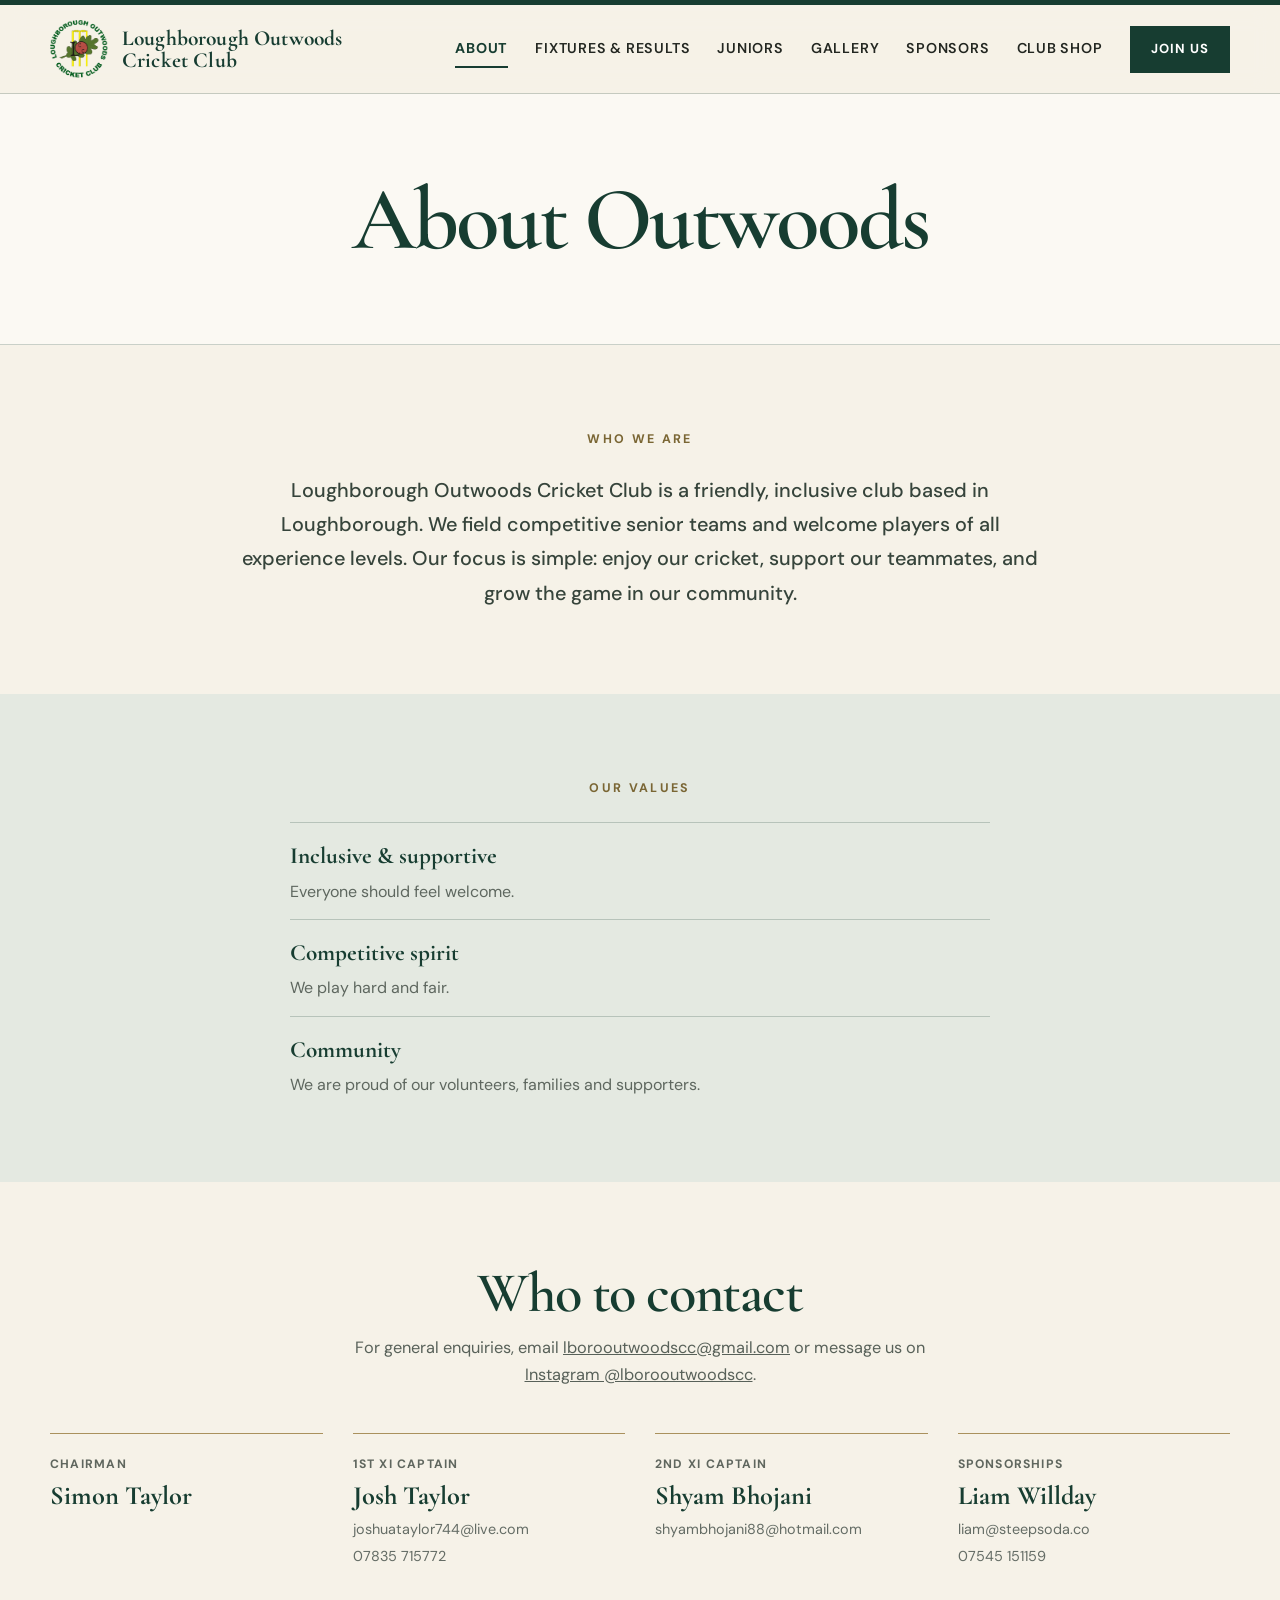
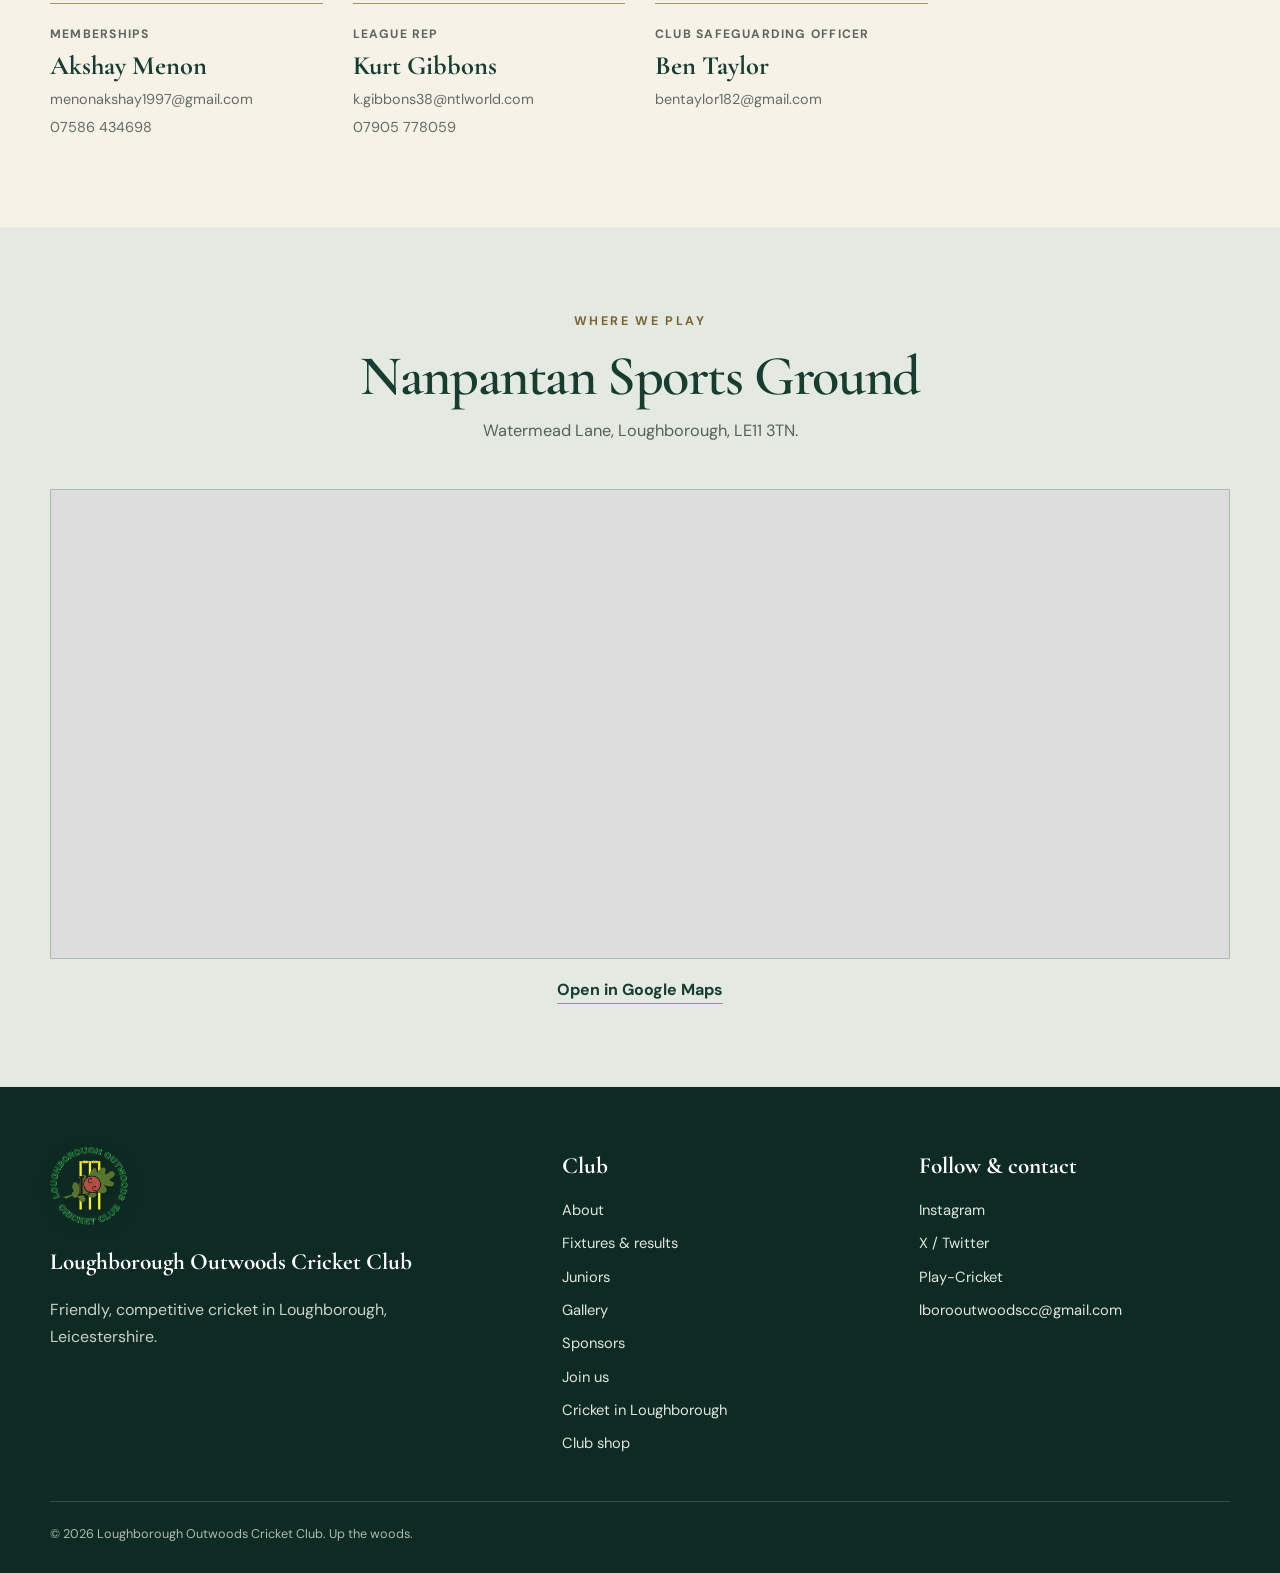
<file: about.html>
<!doctype html><html lang="en-GB"><head><meta charset="utf-8"><meta name="viewport" content="width=device-width,initial-scale=1"><title>About | Loughborough Outwoods Cricket Club</title><meta name="description" content="About Loughborough Outwoods Cricket Club: our values, club contacts and Nanpantan Sports Ground in Loughborough."><meta name="theme-color" content="#173d31"><meta name="robots" content="index,follow"><link rel="canonical" href="https://outwoodscc.co.uk/about.html"><link rel="icon" href="/assets/images/logo/logo.png" type="image/png"><link rel="apple-touch-icon" href="/assets/images/logo/logo.png"><meta property="og:title" content="About | Loughborough Outwoods Cricket Club"><meta property="og:description" content="Meet Loughborough Outwoods Cricket Club, find club contacts and see where we play."><meta property="og:type" content="website"><meta property="og:url" content="https://outwoodscc.co.uk/about.html"><meta property="og:image" content="https://outwoodscc.co.uk/assets/images/hero/Hero.jpg"><meta name="twitter:card" content="summary_large_image"><link rel="stylesheet" href="/assets/styles.css"><link rel="stylesheet" href="/assets/visual.css"><link rel="stylesheet" href="/assets/polish.css"></head><body><a class="skip-link" href="#main">Skip to main content</a><div class="accent-rule"></div><header class="site-header"><div class="wrap nav"><a class="brand" href="/" aria-label="Loughborough Outwoods Cricket Club home"><span class="brand-mark">LOCC</span><span class="brand-name">Loughborough Outwoods<br>Cricket Club</span></a><button class="menu-btn" aria-expanded="false" aria-label="Open navigation">Menu</button><nav class="nav-links" aria-label="Main navigation"><a href="/about.html" aria-current="page">About</a><a href="/fixtures-results/">Fixtures &amp; results</a><a href="/juniors/">Juniors</a><a href="/gallery.html">Gallery</a><a href="/sponsors.html">Sponsors</a><a href="https://iconsports.co.uk/my-club-zone/my-club-zone-cricket/loughborough-outwoods-cc-teamwear" target="_blank" rel="noreferrer">Club shop</a><a href="/join.html" class="btn">Join us</a></nav></div></header><main id="main"><section class="page-hero"><div class="wrap"><h1>About Outwoods</h1></div></section><section><div class="wrap about-simple"><span class="kicker">Who we are</span><p class="about-lead">Loughborough Outwoods Cricket Club is a friendly, inclusive club based in Loughborough. We field competitive senior teams and welcome players of all experience levels. Our focus is simple: enjoy our cricket, support our teammates, and grow the game in our community.</p></div></section><section class="sage-section"><div class="wrap about-simple"><span class="kicker">Our values</span><div class="values-list"><div class="value-item"><strong>Inclusive &amp; supportive</strong><span>Everyone should feel welcome.</span></div><div class="value-item"><strong>Competitive spirit</strong><span>We play hard and fair.</span></div><div class="value-item"><strong>Community</strong><span>We are proud of our volunteers, families and supporters.</span></div></div></div></section><section><div class="wrap"><div class="section-head"><div><h2>Who to contact</h2></div><p>For general enquiries, email <a href="mailto:lborooutwoodscc@gmail.com">lborooutwoodscc@gmail.com</a> or message us on <a href="https://www.instagram.com/lborooutwoodscc" target="_blank" rel="noreferrer">Instagram @lborooutwoodscc</a>.</p></div><div class="contacts-grid contacts-grid-seven"><div class="contact-person"><span class="role">Chairman</span><h3>Simon Taylor</h3></div><div class="contact-person"><span class="role">1st XI Captain</span><h3>Josh Taylor</h3><p><a href="mailto:joshuataylor744@live.com">joshuataylor744@live.com</a></p><p><a href="tel:+447835715772">07835 715772</a></p></div><div class="contact-person"><span class="role">2nd XI Captain</span><h3>Shyam Bhojani</h3><p><a href="mailto:shyambhojani88@hotmail.com">shyambhojani88@hotmail.com</a></p></div><div class="contact-person"><span class="role">Sponsorships</span><h3>Liam Willday</h3><p><a href="mailto:liam@steepsoda.co">liam@steepsoda.co</a></p><p><a href="tel:+447545151159">07545 151159</a></p></div><div class="contact-person"><span class="role">Memberships</span><h3>Akshay Menon</h3><p><a href="mailto:menonakshay1997@gmail.com">menonakshay1997@gmail.com</a></p><p><a href="tel:+447586434698">07586 434698</a></p></div><div class="contact-person"><span class="role">League Rep</span><h3>Kurt Gibbons</h3><p><a href="mailto:k.gibbons38@ntlworld.com">k.gibbons38@ntlworld.com</a></p><p><a href="tel:+447905778059">07905 778059</a></p></div><div class="contact-person"><span class="role">Club Safeguarding Officer</span><h3>Ben Taylor</h3><p><a href="mailto:bentaylor182@gmail.com">bentaylor182@gmail.com</a></p></div></div></div></section><section class="sage-section"><div class="wrap"><div class="section-head"><div><span class="kicker">Where we play</span><h2>Nanpantan Sports Ground</h2></div><p>Watermead Lane, Loughborough, LE11 3TN.</p></div><div class="map-frame"><iframe title="Map showing Nanpantan Sports Ground, Watermead Lane, Loughborough" src="https://www.google.com/maps?q=Nanpantan+Sports+Ground,+Watermead+Lane,+Loughborough+LE11+3TN&output=embed" loading="lazy" referrerpolicy="no-referrer-when-downgrade" allowfullscreen></iframe></div><div class="map-actions"><a class="text-link" href="https://www.google.com/maps/search/?api=1&query=Nanpantan+Sports+Ground+Watermead+Lane+Loughborough+LE11+3TN" target="_blank" rel="noreferrer">Open in Google Maps</a></div></div></section></main><footer><div class="wrap footer-grid"><div><img class="logo-footer" src="/assets/images/logo/logo.png" alt="Loughborough Outwoods Cricket Club logo" loading="lazy" decoding="async"><h3>Loughborough Outwoods Cricket Club</h3><p>Friendly, competitive cricket in Loughborough, Leicestershire.</p></div><div><h3>Club</h3><div class="footer-links"><a href="/about.html">About</a><a href="/fixtures-results/">Fixtures &amp; results</a><a href="/juniors/">Juniors</a><a href="/gallery.html">Gallery</a><a href="/sponsors.html">Sponsors</a><a href="/join.html">Join us</a><a href="/cricket-club-loughborough/">Cricket in Loughborough</a><a href="https://iconsports.co.uk/my-club-zone/my-club-zone-cricket/loughborough-outwoods-cc-teamwear" target="_blank" rel="noreferrer">Club shop</a></div></div><div><h3>Follow &amp; contact</h3><div class="footer-links"><a href="https://www.instagram.com/lborooutwoodscc" target="_blank" rel="noreferrer">Instagram</a><a href="https://x.com/lborooutwoodscc" target="_blank" rel="noreferrer">X / Twitter</a><a href="https://loughboroughoutwoods.play-cricket.com/" target="_blank" rel="noreferrer">Play-Cricket</a><a href="mailto:lborooutwoodscc@gmail.com">lborooutwoodscc@gmail.com</a></div></div></div><div class="wrap micro">© <span data-year></span> Loughborough Outwoods Cricket Club. Up the woods.</div></footer><script src="/assets/site.js"></script></body></html>
</file>
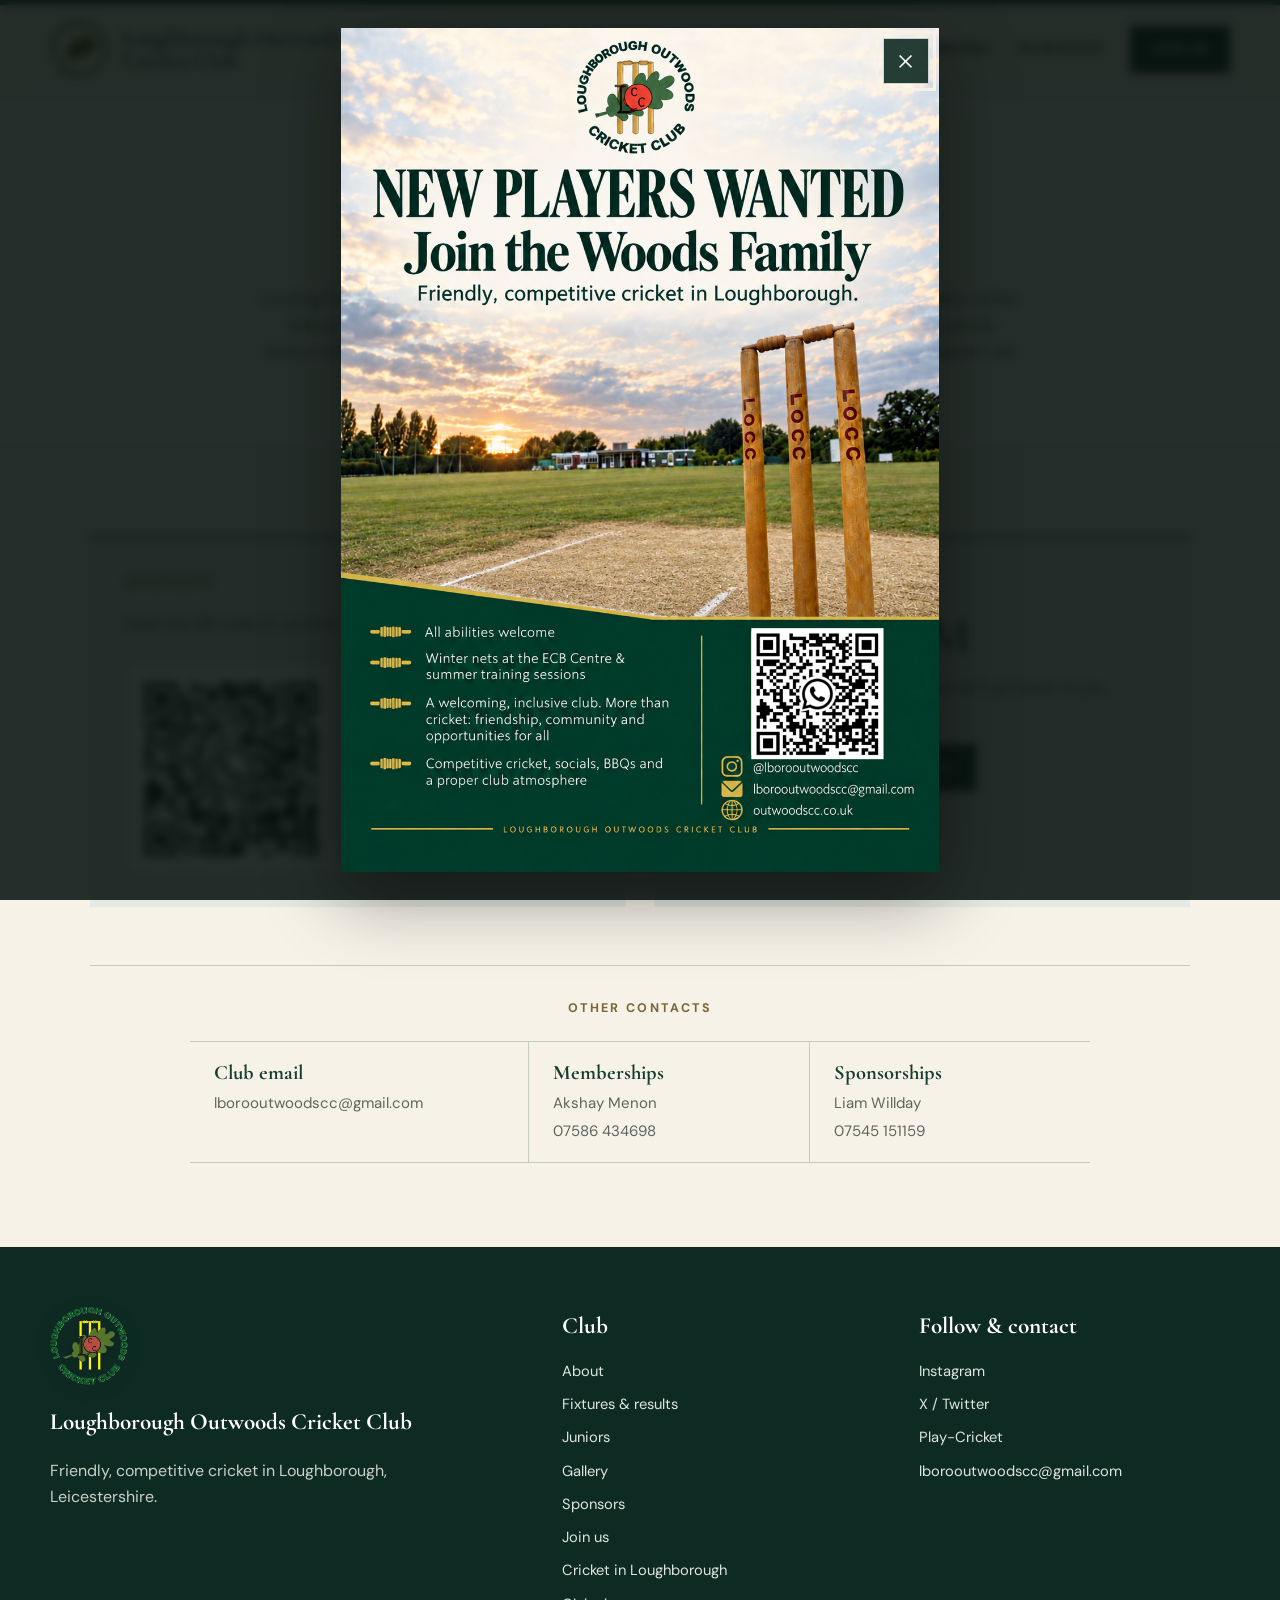
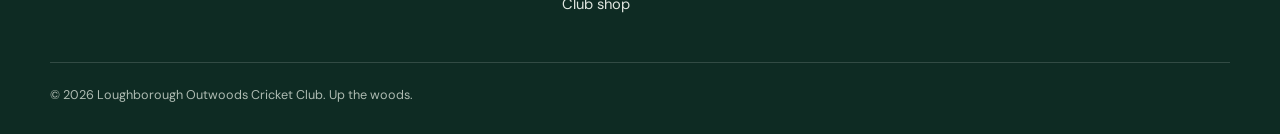
<file: join.html>
<!doctype html><html lang="en-GB"><head><meta charset="utf-8"><meta name="viewport" content="width=device-width,initial-scale=1"><title>Join Us | Loughborough Outwoods Cricket Club</title><meta name="description" content="Join Loughborough Outwoods Cricket Club. Contact us through WhatsApp, Instagram, email or speak directly to the club membership team."><meta name="theme-color" content="#173d31"><meta name="robots" content="index,follow"><link rel="canonical" href="https://outwoodscc.co.uk/join.html"><link rel="icon" href="/assets/images/logo/logo.png" type="image/png"><link rel="apple-touch-icon" href="/assets/images/logo/logo.png"><meta property="og:title" content="Join Us | Loughborough Outwoods Cricket Club"><meta property="og:description" content="Looking for a cricket club in Loughborough? Get in touch with Outwoods through WhatsApp or Instagram."><meta property="og:type" content="website"><meta property="og:url" content="https://outwoodscc.co.uk/join.html"><meta property="og:image" content="https://outwoodscc.co.uk/assets/images/hero/Hero.jpg"><meta name="twitter:card" content="summary_large_image"><link rel="stylesheet" href="/assets/styles.css"><link rel="stylesheet" href="/assets/visual.css"><link rel="stylesheet" href="/assets/polish.css"></head><body><a class="skip-link" href="#main">Skip to main content</a><div class="accent-rule"></div><header class="site-header"><div class="wrap nav"><a class="brand" href="/" aria-label="Loughborough Outwoods Cricket Club home"><span class="brand-mark">LOCC</span><span class="brand-name">Loughborough Outwoods<br>Cricket Club</span></a><button class="menu-btn" aria-expanded="false" aria-label="Open navigation">Menu</button><nav class="nav-links" aria-label="Main navigation"><a href="/about.html">About</a><a href="/fixtures-results/">Fixtures &amp; results</a><a href="/juniors/">Juniors</a><a href="/gallery.html">Gallery</a><a href="/sponsors.html">Sponsors</a><a href="https://iconsports.co.uk/my-club-zone/my-club-zone-cricket/loughborough-outwoods-cc-teamwear" target="_blank" rel="noreferrer">Club shop</a><a href="/join.html" class="btn" aria-current="page">Join us</a></nav></div></header><main id="main"><section class="page-hero"><div class="wrap"><h1>Come and play</h1><p>Looking for a cricket club in Loughborough? All abilities are welcome at Outwoods, with weekly winter nets at the ECB Centre from November until the season starts and summer training through the season. We’re a friendly, inclusive club with competitive Saturday cricket. WhatsApp or Instagram are the quickest ways to get involved.</p></div></section><section><div class="wrap join-simple"><div class="join-primary-grid"><div class="join-primary-card whatsapp-primary"><span class="kicker">WhatsApp</span><p>Scan the QR code or use the button below.</p><div class="whatsapp-panel"><img src="/assets/images/whatsapp-qr.png" alt="QR code to join the Loughborough Outwoods new recruits WhatsApp hub" decoding="async"><div><a class="btn whatsapp-btn" href="https://chat.whatsapp.com/INb95PYJ4Ve03PZwrcEaDy" target="_blank" rel="noreferrer">Join WhatsApp group</a></div></div></div><div class="join-primary-card instagram-primary"><span class="kicker">Instagram</span><h2>Send us a DM</h2><p>Message the club on Instagram and we’ll get back to you.</p><a class="btn instagram-btn" href="https://www.instagram.com/lborooutwoodscc" target="_blank" rel="noreferrer">Message @lborooutwoodscc</a></div></div><div class="join-secondary"><span class="kicker">Other contacts</span><div class="join-secondary-list"><div class="contact-line"><strong>Club email</strong><a href="mailto:lborooutwoodscc@gmail.com">lborooutwoodscc@gmail.com</a></div><div class="contact-line"><strong>Memberships</strong><span>Akshay Menon</span><a href="tel:+447586434698">07586 434698</a></div><div class="contact-line"><strong>Sponsorships</strong><span>Liam Willday</span><a href="tel:+447545151159">07545 151159</a></div></div></div></div></section></main><div class="recruitment-poster-modal" data-recruitment-poster hidden aria-hidden="true" role="dialog" aria-modal="true" aria-label="Loughborough Outwoods 2027 new players poster"><div class="recruitment-poster-dialog"><button class="recruitment-poster-close" type="button" data-poster-close aria-label="Close new players poster">×</button><img src="/assets/images/recruitment/new-players-wanted-2027.png" alt="New players wanted for Loughborough Outwoods Cricket Club in 2027, with all abilities welcome, winter nets, summer training, socials and club contact details"></div></div><footer><div class="wrap footer-grid"><div><img class="logo-footer" src="/assets/images/logo/logo.png" alt="Loughborough Outwoods Cricket Club logo" loading="lazy" decoding="async"><h3>Loughborough Outwoods Cricket Club</h3><p>Friendly, competitive cricket in Loughborough, Leicestershire.</p></div><div><h3>Club</h3><div class="footer-links"><a href="/about.html">About</a><a href="/fixtures-results/">Fixtures &amp; results</a><a href="/juniors/">Juniors</a><a href="/gallery.html">Gallery</a><a href="/sponsors.html">Sponsors</a><a href="/join.html">Join us</a><a href="/cricket-club-loughborough/">Cricket in Loughborough</a><a href="https://iconsports.co.uk/my-club-zone/my-club-zone-cricket/loughborough-outwoods-cc-teamwear" target="_blank" rel="noreferrer">Club shop</a></div></div><div><h3>Follow &amp; contact</h3><div class="footer-links"><a href="https://www.instagram.com/lborooutwoodscc" target="_blank" rel="noreferrer">Instagram</a><a href="https://x.com/lborooutwoodscc" target="_blank" rel="noreferrer">X / Twitter</a><a href="https://loughboroughoutwoods.play-cricket.com/" target="_blank" rel="noreferrer">Play-Cricket</a><a href="mailto:lborooutwoodscc@gmail.com">lborooutwoodscc@gmail.com</a></div></div></div><div class="wrap micro">© <span data-year></span> Loughborough Outwoods Cricket Club. Up the woods.</div></footer><script src="/assets/site.js"></script></body></html>
</file>
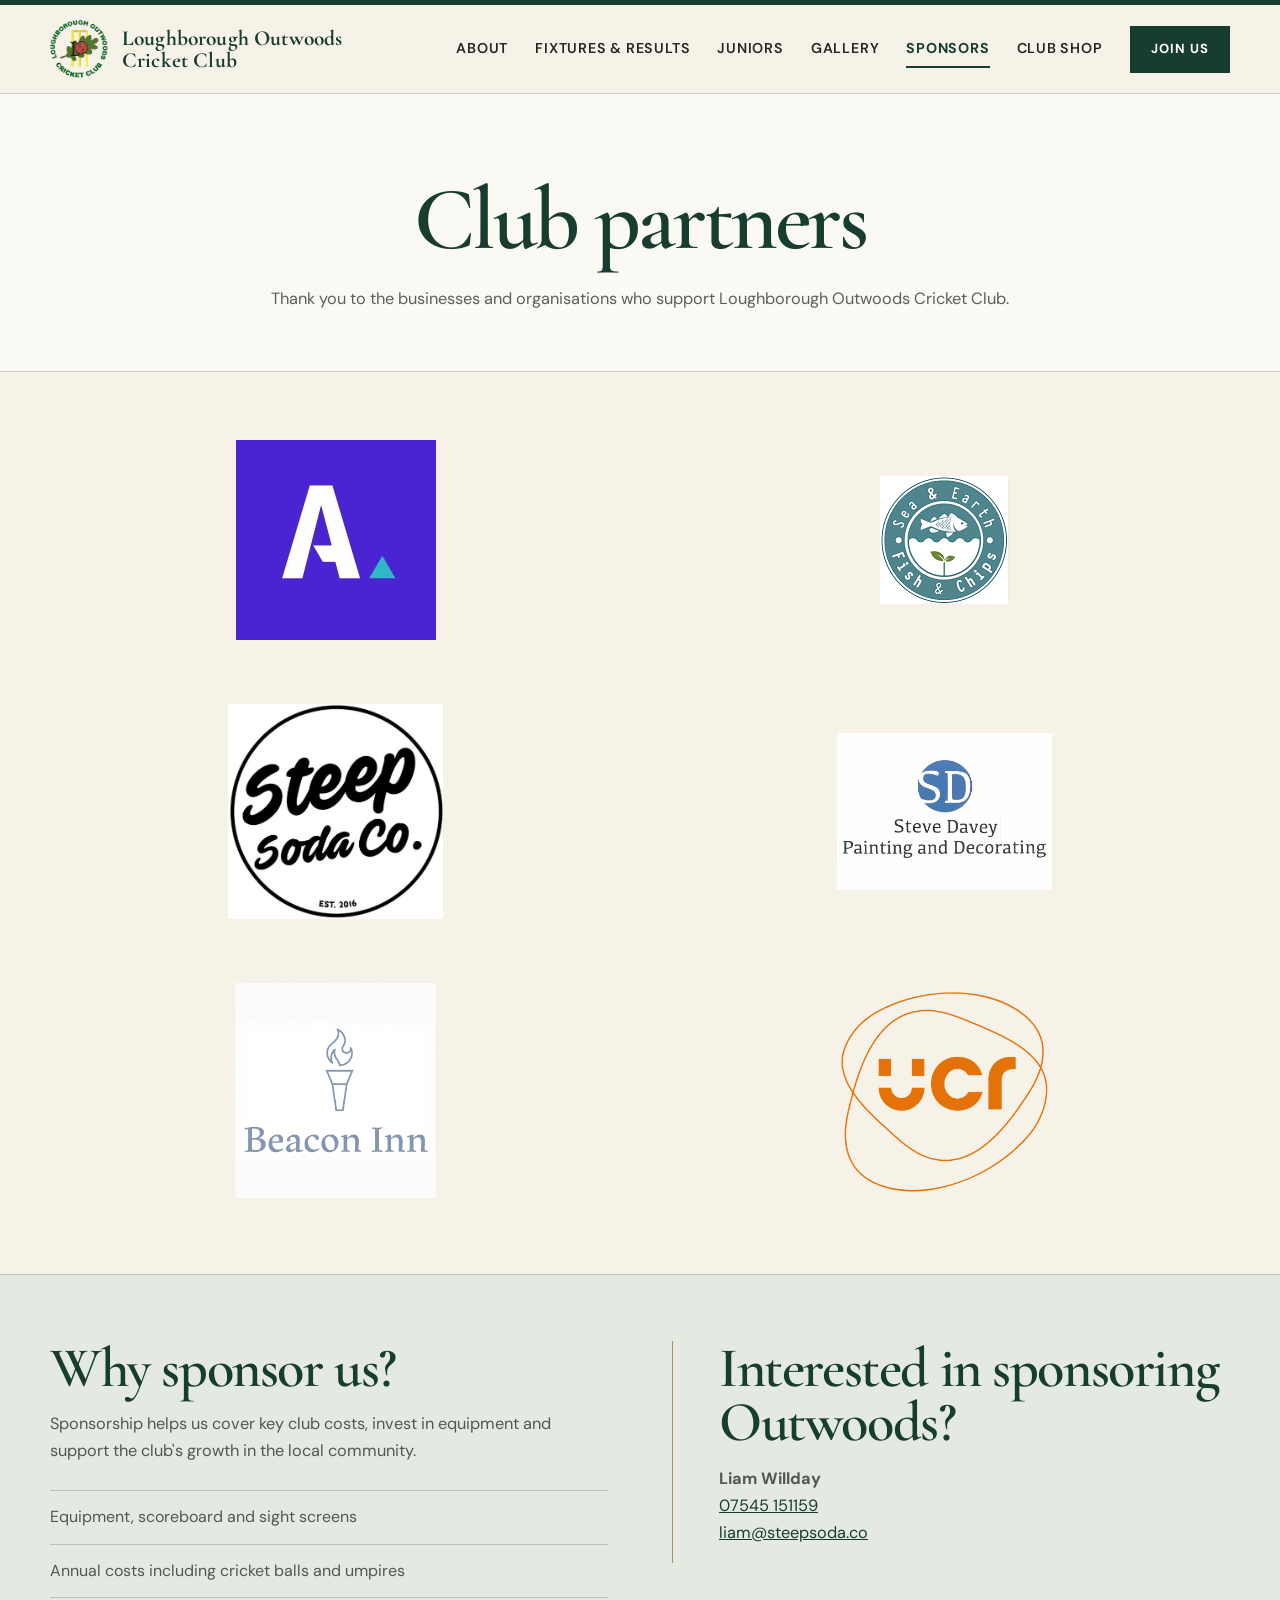
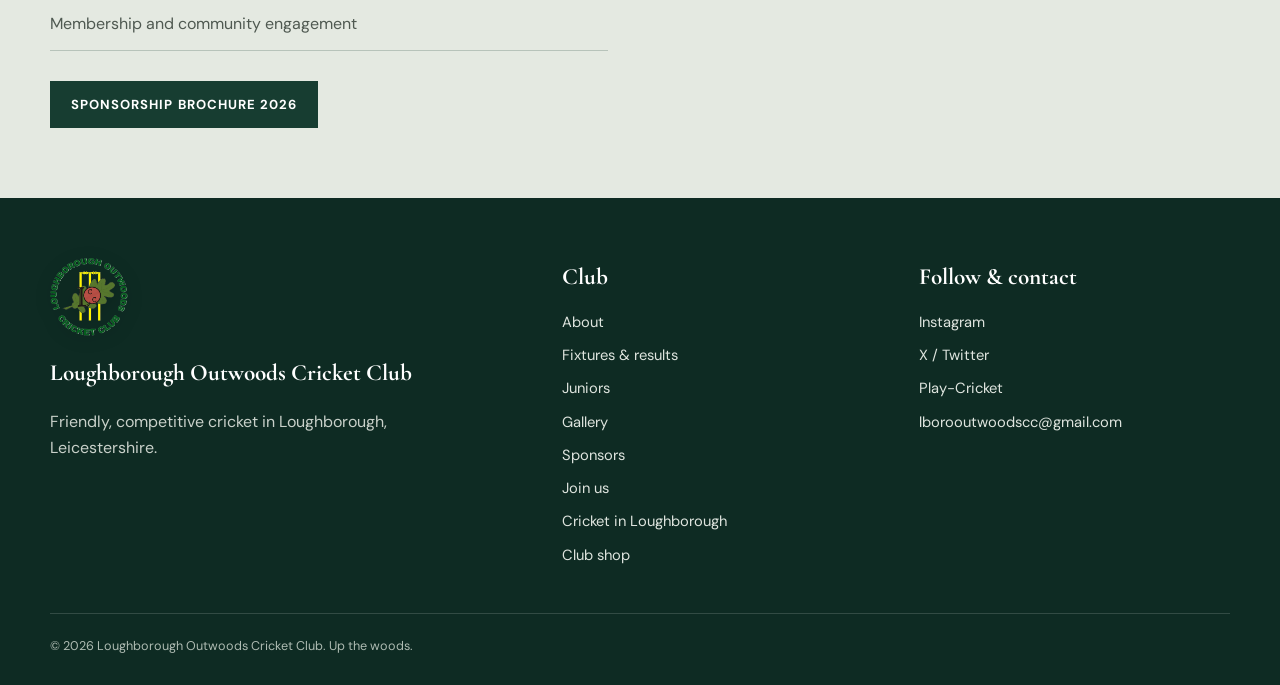
<file: sponsors.html>
<!doctype html><html lang="en-GB"><head><meta charset="utf-8"><meta name="viewport" content="width=device-width,initial-scale=1"><title>Sponsors | Loughborough Outwoods Cricket Club</title><meta name="description" content="Sponsors and partners of Loughborough Outwoods Cricket Club, plus information for businesses interested in supporting the club."><meta name="theme-color" content="#173d31"><meta name="robots" content="index,follow"><link rel="canonical" href="https://outwoodscc.co.uk/sponsors.html"><link rel="icon" href="/assets/images/logo/logo.png" type="image/png"><link rel="apple-touch-icon" href="/assets/images/logo/logo.png"><meta property="og:title" content="Sponsors | Loughborough Outwoods Cricket Club"><meta property="og:description" content="Meet the businesses and organisations supporting Loughborough Outwoods Cricket Club."><meta property="og:type" content="website"><meta property="og:url" content="https://outwoodscc.co.uk/sponsors.html"><meta property="og:image" content="https://outwoodscc.co.uk/assets/images/hero/Hero.jpg"><meta name="twitter:card" content="summary_large_image"><link rel="stylesheet" href="/assets/styles.css"><link rel="stylesheet" href="/assets/visual.css"><link rel="stylesheet" href="/assets/polish.css"></head><body><a class="skip-link" href="#main">Skip to main content</a><div class="accent-rule"></div><header class="site-header"><div class="wrap nav"><a class="brand" href="/" aria-label="Loughborough Outwoods Cricket Club home"><span class="brand-mark">LOCC</span><span class="brand-name">Loughborough Outwoods<br>Cricket Club</span></a><button class="menu-btn" aria-expanded="false" aria-label="Open navigation">Menu</button><nav class="nav-links" aria-label="Main navigation"><a href="/about.html">About</a><a href="/fixtures-results/">Fixtures &amp; results</a><a href="/juniors/">Juniors</a><a href="/gallery.html">Gallery</a><a href="/sponsors.html" aria-current="page">Sponsors</a><a href="https://iconsports.co.uk/my-club-zone/my-club-zone-cricket/loughborough-outwoods-cc-teamwear" target="_blank" rel="noreferrer">Club shop</a><a href="/join.html" class="btn">Join us</a></nav></div></header><main id="main"><section class="page-hero"><div class="wrap"><h1>Club partners</h1><p>Thank you to the businesses and organisations who support Loughborough Outwoods Cricket Club.</p></div></section><section class="sponsor-showcase-section"><div class="wrap"><div class="sponsor-showcase"><div class="sponsor-mark"><img src="/assets/images/sponsors/Altitude%20Marketing.jpeg" alt="Altitude Marketing" loading="lazy" decoding="async"></div><div class="sponsor-mark"><img src="/assets/images/sponsors/Sea%20%26%20Earth.png" alt="Sea & Earth" loading="lazy" decoding="async"></div><div class="sponsor-mark"><img src="/assets/images/sponsors/Steep%20Soda%20Co.png" alt="Steep Soda Co" loading="lazy" decoding="async"></div><div class="sponsor-mark"><img src="/assets/images/sponsors/Steve%20Davey%20Painting%20and%20Decorating.png" alt="Steve Davey Painting and Decorating" loading="lazy" decoding="async"></div><div class="sponsor-mark"><img src="/assets/images/sponsors/The%20Beacon%20Inn.png" alt="The Beacon Inn" loading="lazy" decoding="async"></div><div class="sponsor-mark"><img src="/assets/images/sponsors/UCR%20logo.png" alt="UCR" loading="lazy" decoding="async"></div></div></div></section><section class="sponsorship-section sponsor-info-section"><div class="wrap two-col"><div class="editorial-block sponsor-copy"><h2 class="section-title">Why sponsor us?</h2><p>Sponsorship helps us cover key club costs, invest in equipment and support the club's growth in the local community.</p><ul class="sponsor-simple-list"><li>Equipment, scoreboard and sight screens</li><li>Annual costs including cricket balls and umpires</li><li>Membership and community engagement</li></ul><a class="btn" href="https://2b65bd63-690b-4ea6-92cb-7da1acac1307.filesusr.com/ugd/8af463_d9f9c3484c1043c2a650a41c41e69ce8.pdf" target="_blank" rel="noreferrer">Sponsorship brochure 2026</a></div><div class="editorial-block sponsor-contact-light"><h2 class="section-title">Interested in sponsoring Outwoods?</h2><p><strong>Liam Willday</strong><br><a href="tel:+447545151159">07545 151159</a><br><a href="mailto:liam@steepsoda.co">liam@steepsoda.co</a></p></div></div></section></main><footer><div class="wrap footer-grid"><div><img class="logo-footer" src="/assets/images/logo/logo.png" alt="Loughborough Outwoods Cricket Club logo" loading="lazy" decoding="async"><h3>Loughborough Outwoods Cricket Club</h3><p>Friendly, competitive cricket in Loughborough, Leicestershire.</p></div><div><h3>Club</h3><div class="footer-links"><a href="/about.html">About</a><a href="/fixtures-results/">Fixtures &amp; results</a><a href="/juniors/">Juniors</a><a href="/gallery.html">Gallery</a><a href="/sponsors.html">Sponsors</a><a href="/join.html">Join us</a><a href="/cricket-club-loughborough/">Cricket in Loughborough</a><a href="https://iconsports.co.uk/my-club-zone/my-club-zone-cricket/loughborough-outwoods-cc-teamwear" target="_blank" rel="noreferrer">Club shop</a></div></div><div><h3>Follow &amp; contact</h3><div class="footer-links"><a href="https://www.instagram.com/lborooutwoodscc" target="_blank" rel="noreferrer">Instagram</a><a href="https://x.com/lborooutwoodscc" target="_blank" rel="noreferrer">X / Twitter</a><a href="https://loughboroughoutwoods.play-cricket.com/" target="_blank" rel="noreferrer">Play-Cricket</a><a href="mailto:lborooutwoodscc@gmail.com">lborooutwoodscc@gmail.com</a></div></div></div><div class="wrap micro">© <span data-year></span> Loughborough Outwoods Cricket Club. Up the woods.</div></footer><script src="/assets/site.js"></script></body></html>
</file>
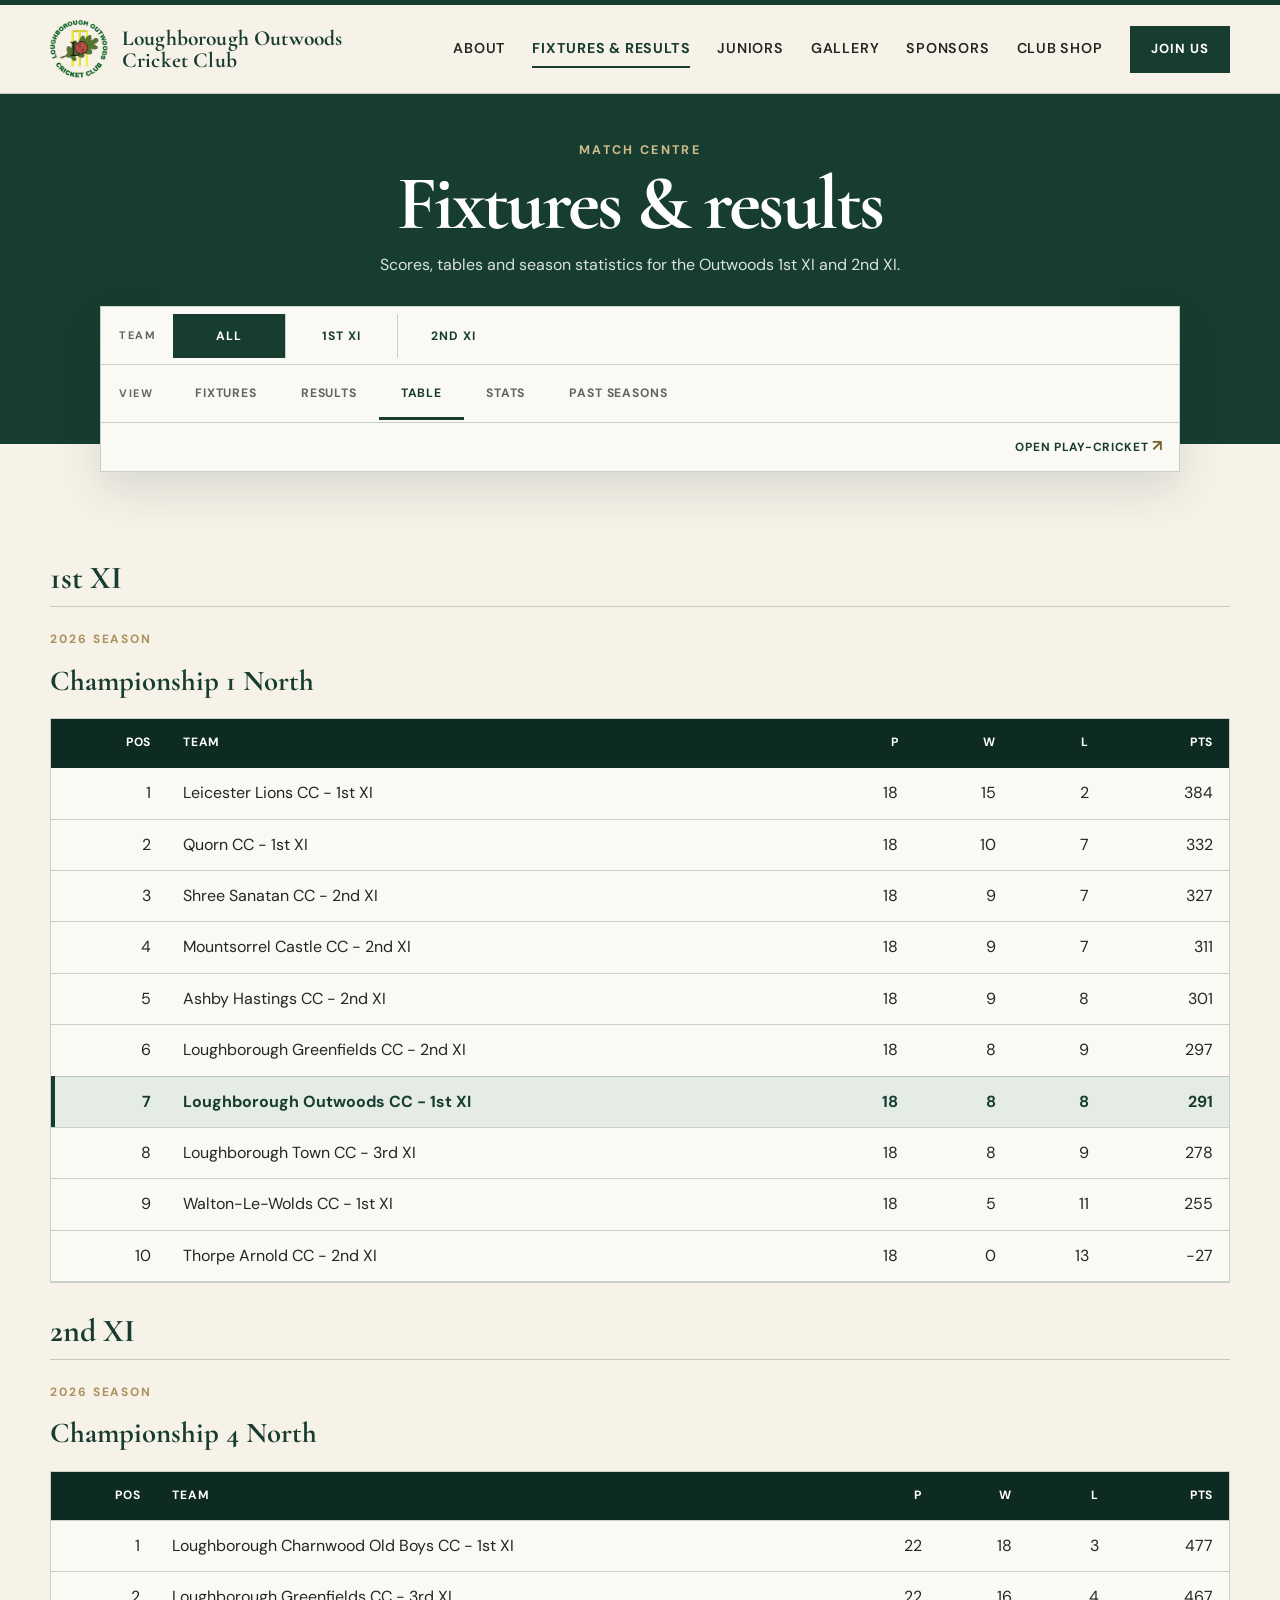
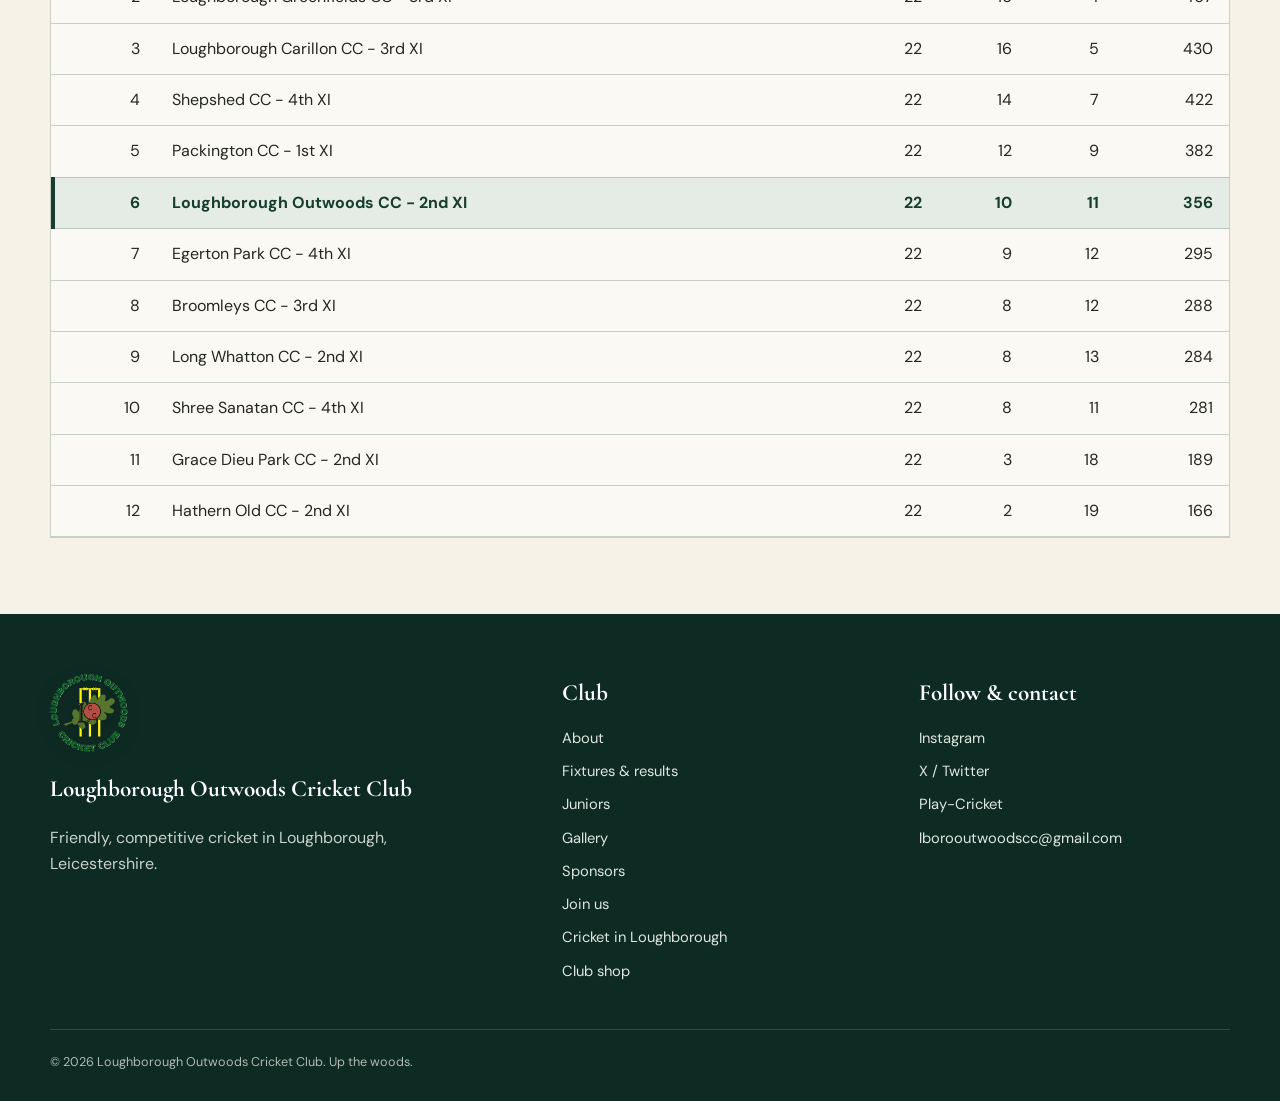
<file: teams.html>
<!doctype html><html lang="en-GB"><head><meta charset="utf-8"><meta name="viewport" content="width=device-width,initial-scale=1"><meta name="robots" content="noindex,follow"><meta http-equiv="refresh" content="0; url=/fixtures-results/"><link rel="canonical" href="https://outwoodscc.co.uk/fixtures-results/"><title>Fixtures &amp; Results | Loughborough Outwoods Cricket Club</title></head><body><p><a href="/fixtures-results/">Continue to fixtures and results</a></p></body></html>
</file>
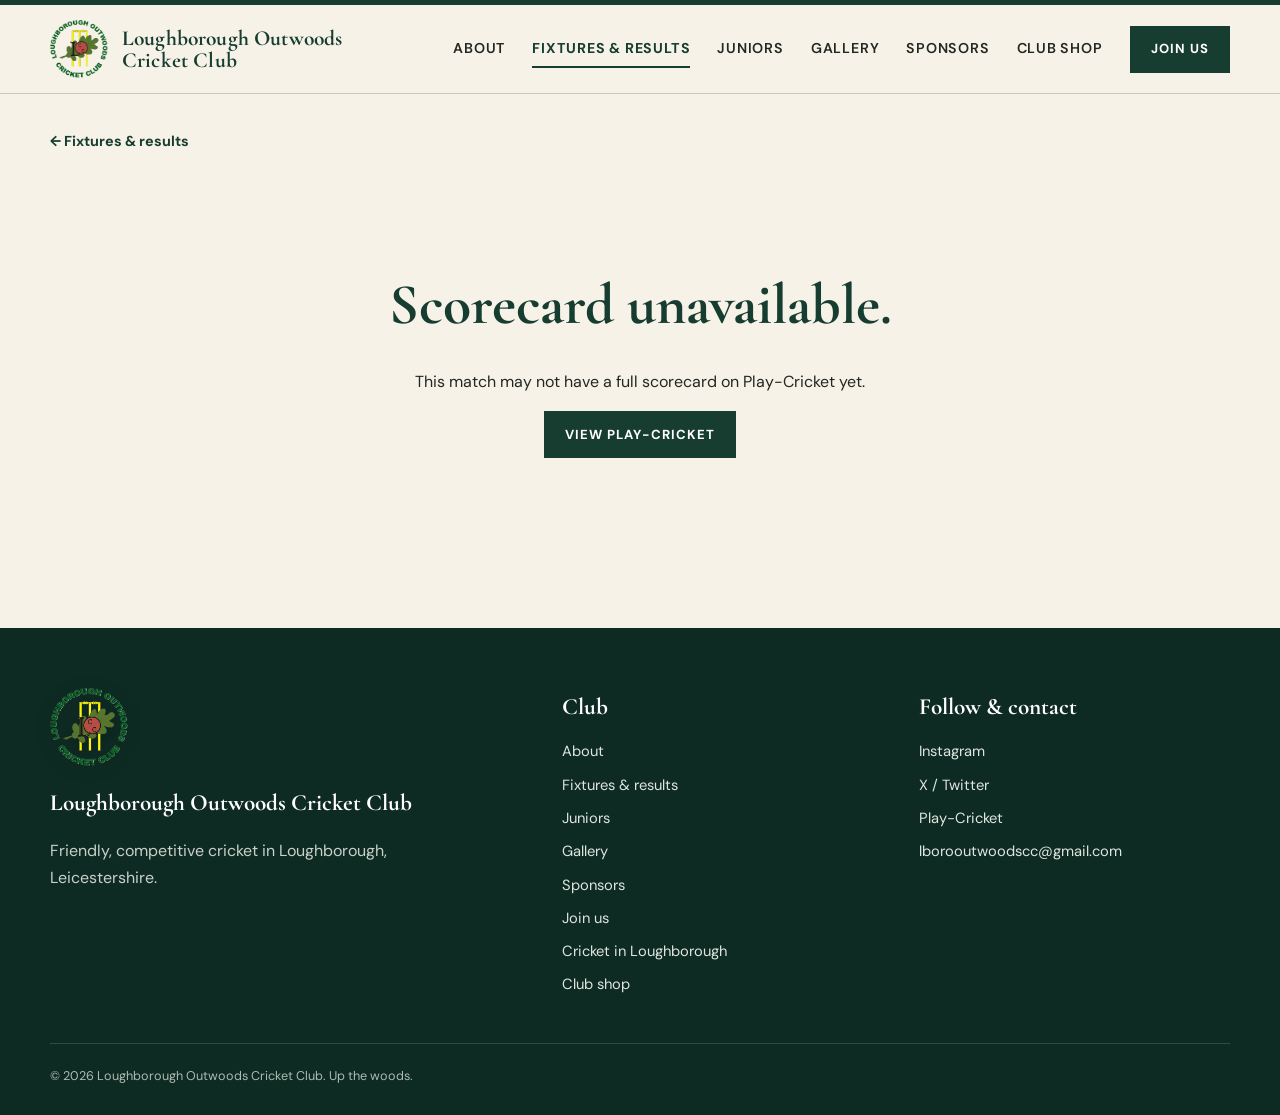
<file: cricket/match.html>
<!doctype html><html lang="en-GB"><head><meta charset="utf-8"><meta name="viewport" content="width=device-width,initial-scale=1"><meta name="robots" content="noindex,follow"><title>Match scorecard | Loughborough Outwoods CC</title></head><body><p>Redirecting to the scorecard…</p><script>location.replace('/fixtures-results/match.html'+location.search+location.hash)</script></body></html>
</file>
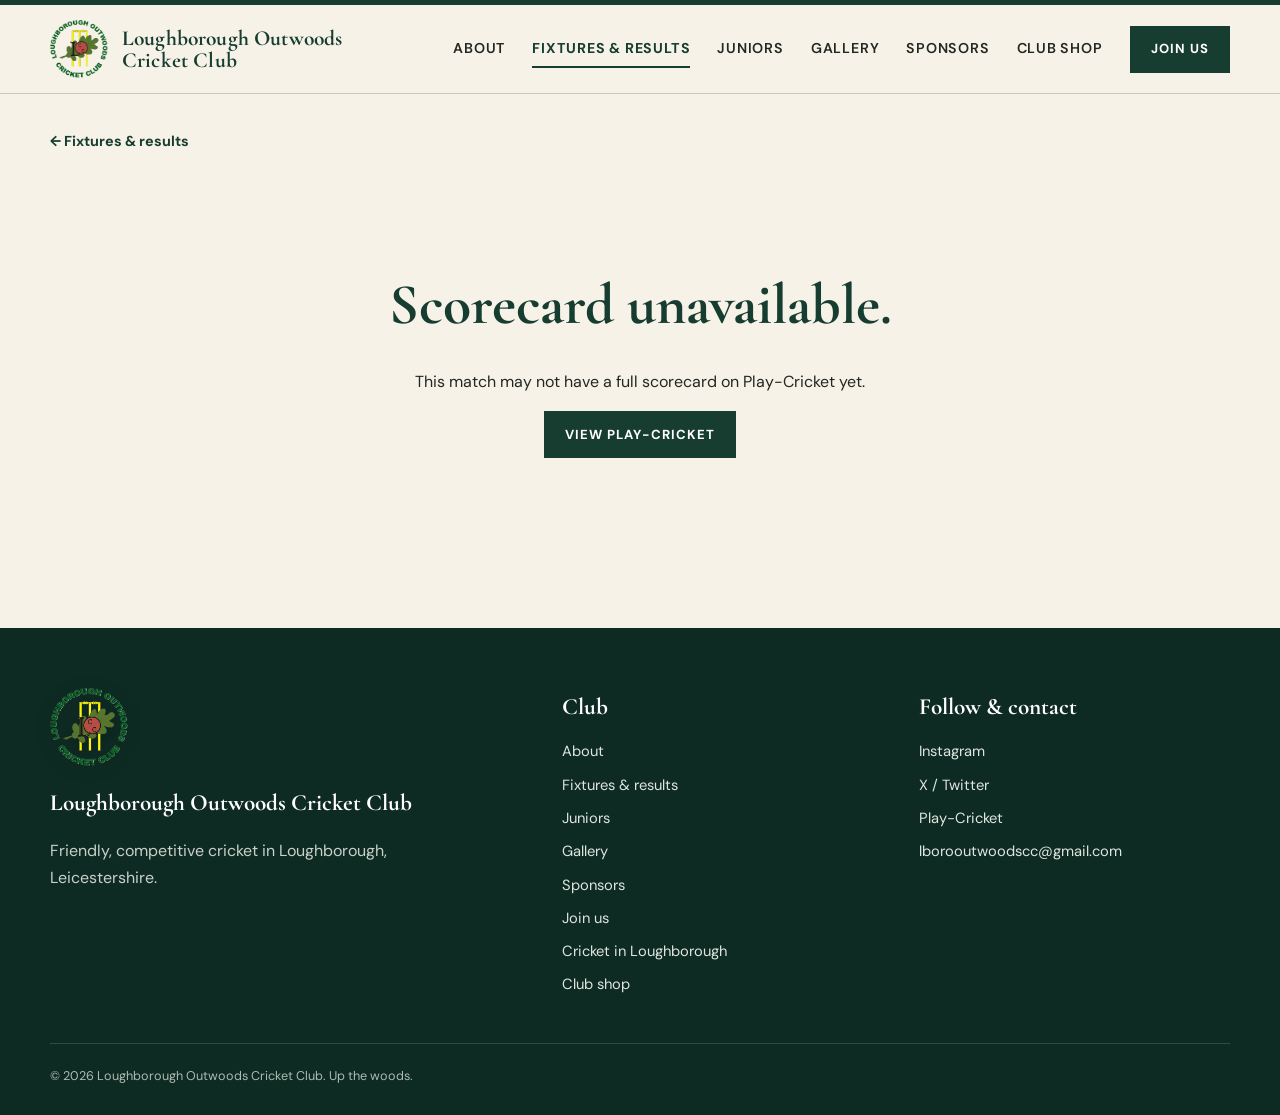
<file: fixtures-results/match.html>
<!doctype html>
<html lang="en-GB">
<head>
  <meta charset="utf-8" /><meta name="viewport" content="width=device-width,initial-scale=1" />
  <title>Match scorecard | Loughborough Outwoods CC</title>
  <meta name="description" content="Loughborough Outwoods Cricket Club match scorecard." />
  <meta name="theme-color" content="#173d31" /><meta name="robots" content="index,follow" />
  <link rel="icon" href="/assets/images/logo/logo.png" type="image/png" />
  <link rel="stylesheet" href="/assets/styles.css" /><link rel="stylesheet" href="/assets/visual.css" /><link rel="stylesheet" href="/assets/polish.css" /><link rel="stylesheet" href="/assets/cricket.css" /><link rel="stylesheet" href="/assets/cricket-polish.css" />
</head>
<body>
<a class="skip-link" href="#main">Skip to main content</a><div class="accent-rule"></div>
<header class="site-header"><div class="wrap nav"><a class="brand" href="/" aria-label="Loughborough Outwoods Cricket Club home"><span class="brand-mark">LOCC</span><span class="brand-name">Loughborough Outwoods<br>Cricket Club</span></a><button class="menu-btn" aria-expanded="false" aria-label="Open navigation">Menu</button><nav class="nav-links" aria-label="Main navigation"><a href="/about.html">About</a><a href="/fixtures-results/" aria-current="page">Fixtures &amp; results</a><a href="/juniors/">Juniors</a><a href="/gallery.html">Gallery</a><a href="/sponsors.html">Sponsors</a><a href="https://iconsports.co.uk/my-club-zone/my-club-zone-cricket/loughborough-outwoods-cc-teamwear" target="_blank" rel="noreferrer">Club shop</a><a href="/join.html" class="btn">Join us</a></nav></div></header>
<main id="main" class="scorecard-page" data-scorecard><div class="wrap"><a class="scorecard-back" href="/fixtures-results/">← Fixtures &amp; results</a><div data-scorecard-content><div class="cricket-loading">Loading scorecard…</div></div></div></main>
<footer><div class="wrap footer-grid"><div><img class="logo-footer" src="/assets/images/logo/logo.png" alt="Loughborough Outwoods Cricket Club logo" loading="lazy" decoding="async"><h3>Loughborough Outwoods Cricket Club</h3><p>Friendly, competitive cricket in Loughborough, Leicestershire.</p></div><div><h3>Club</h3><div class="footer-links"><a href="/about.html">About</a><a href="/fixtures-results/">Fixtures &amp; results</a><a href="/juniors/">Juniors</a><a href="/gallery.html">Gallery</a><a href="/sponsors.html">Sponsors</a><a href="/join.html">Join us</a><a href="/cricket-club-loughborough/">Cricket in Loughborough</a><a href="https://iconsports.co.uk/my-club-zone/my-club-zone-cricket/loughborough-outwoods-cc-teamwear" target="_blank" rel="noreferrer">Club shop</a></div></div><div><h3>Follow &amp; contact</h3><div class="footer-links"><a href="https://www.instagram.com/lborooutwoodscc" target="_blank" rel="noreferrer">Instagram</a><a href="https://x.com/lborooutwoodscc" target="_blank" rel="noreferrer">X / Twitter</a><a href="https://loughboroughoutwoods.play-cricket.com/" target="_blank" rel="noreferrer">Play-Cricket</a><a href="mailto:lborooutwoodscc@gmail.com">lborooutwoodscc@gmail.com</a></div></div></div><div class="wrap micro">© <span data-year></span> Loughborough Outwoods Cricket Club. Up the woods.</div></footer>
<script src="/assets/site.js"></script><script src="/assets/cricket.js"></script><script src="/assets/cricket-polish.js"></script>
</body></html>
</file>
<file: assets/styles.css>
@import url('https://fonts.googleapis.com/css2?family=Cormorant+Garamond:ital,wght@0,500;0,600;0,700;1,600&family=DM+Sans:wght@400;500;600;700&display=swap');

:root{
  --forest:#173d31;
  --forest-deep:#0e2b23;
  --sage:#cbd5c8;
  --sage-light:#e4e9e1;
  --ivory:#f6f2e8;
  --paper:#fbf9f3;
  --ink:#232721;
  --muted:#6f766e;
  --brass:#aa915d;
  --burgundy:#71343a;
  --rule:rgba(23,61,49,.22);
  --max:1180px;
}

*{box-sizing:border-box}
html{scroll-behavior:smooth}
body{margin:0;background:var(--ivory);color:var(--ink);font-family:'DM Sans',Arial,sans-serif;line-height:1.65;-webkit-font-smoothing:antialiased}
a{color:inherit}
img{max-width:100%;display:block}
.wrap{width:min(var(--max),calc(100% - 42px));margin:auto}

.accent-rule{height:5px;background:var(--forest)}
.site-header{position:sticky;top:0;z-index:30;background:rgba(246,242,232,.96);backdrop-filter:blur(12px);border-bottom:1px solid var(--rule)}
.nav{min-height:88px;display:flex;align-items:center;justify-content:space-between;gap:30px}
.brand{display:flex;align-items:center;gap:14px;text-decoration:none;color:var(--forest);font-weight:700;letter-spacing:.01em}
.brand-mark{width:58px;height:58px;background:url('images/logo/logo.png') center/contain no-repeat;flex:0 0 auto;font-size:0}
.brand-name{font-family:'Cormorant Garamond',Georgia,serif;font-size:1.34rem;line-height:1.05;font-weight:700}
.nav-links{display:flex;gap:27px;align-items:center;font-size:.89rem;font-weight:600;letter-spacing:.055em;text-transform:uppercase}
.nav-links a{text-decoration:none;position:relative}
.nav-links>a:not(.btn)::after{content:'';position:absolute;left:0;right:100%;bottom:-7px;height:1px;background:var(--forest);transition:right .2s ease}
.nav-links>a:not(.btn):hover::after{right:0}
.menu-btn{display:none;border:1px solid var(--forest);background:transparent;color:var(--forest);padding:10px 13px;font:inherit;font-weight:700;text-transform:uppercase;letter-spacing:.08em}

.btn{display:inline-flex;align-items:center;justify-content:center;min-height:47px;padding:11px 20px;border:1px solid var(--forest);background:var(--forest);color:#fff;text-decoration:none;font-size:.82rem;font-weight:700;text-transform:uppercase;letter-spacing:.08em;transition:background .2s,color .2s,transform .2s}
.btn:hover{background:var(--forest-deep);transform:translateY(-1px)}
.btn.light{background:transparent;color:var(--forest)}
.btn.light:hover{background:var(--forest);color:#fff}
.btn.sage{background:var(--sage);color:var(--forest);border-color:var(--sage)}
.btn.sage:hover{background:#b9c8b6}
.btn.brass{background:var(--brass);border-color:var(--brass);color:#fff}

.kicker{display:block;margin-bottom:17px;color:var(--brass);font-size:.76rem;font-weight:700;letter-spacing:.19em;text-transform:uppercase}
.display{font-family:'Cormorant Garamond',Georgia,serif;color:var(--forest);font-size:clamp(3.5rem,7vw,7rem);line-height:.86;letter-spacing:-.035em;margin:0;font-weight:600}
.display em{font-weight:600}
.lead{font-size:1.08rem;max-width:690px;color:#465047}

.hero-actions{display:flex;gap:12px;flex-wrap:wrap;margin-top:29px}
.heritage-hero{padding:62px 0 78px;overflow:hidden}
.heritage-hero-grid{display:grid;grid-template-columns:minmax(0,1fr) minmax(340px,.72fr);gap:76px;align-items:center}
.heritage-copy{padding:26px 0}
.heritage-title{font-family:'Cormorant Garamond',Georgia,serif;color:var(--forest);font-size:clamp(4.1rem,8.4vw,8.2rem);line-height:.76;letter-spacing:-.045em;font-weight:600;margin:0 0 30px}
.heritage-title span{display:block}
.heritage-title .territory{font-style:italic;color:var(--burgundy);margin-left:.45em}
.heritage-copy .hero-copy{font-size:1.1rem;max-width:590px;color:#465047}
.heritage-media{position:relative;padding:22px 0 22px 28px}
.heritage-photo{position:relative;max-width:460px;margin-left:auto;background:#fff;padding:12px;box-shadow:0 24px 55px rgba(20,43,35,.16)}
.heritage-photo img{width:100%;height:auto;max-height:650px;object-fit:contain;background:#ece9e0}
.heritage-photo::before{content:'';position:absolute;inset:24px auto -22px -28px;width:72%;background:var(--sage);z-index:-1}
.heritage-note{position:absolute;left:2px;bottom:7%;background:var(--forest);color:#fff;padding:12px 17px;font-family:'Cormorant Garamond',Georgia,serif;font-size:1.28rem;font-style:italic}

.club-strip{border-top:1px solid var(--rule);border-bottom:1px solid var(--rule);background:var(--paper)}
.club-strip-inner{min-height:82px;display:flex;align-items:center;justify-content:center;gap:34px;flex-wrap:wrap;color:var(--forest);font-size:.79rem;font-weight:700;letter-spacing:.11em;text-transform:uppercase;text-align:center}
.club-strip-inner span+span::before{content:'•';margin-right:34px;color:var(--brass)}

section{padding:84px 0}
.section-head{display:block;text-align:center;margin-bottom:44px}
.section-head h2,.section-title{font-family:'Cormorant Garamond',Georgia,serif;color:var(--forest);font-size:clamp(2.9rem,5.2vw,5rem);line-height:.92;letter-spacing:-.025em;margin:0;font-weight:600}
.section-head p{margin:14px auto 0;color:#586159;max-width:620px}

.intro-grid{display:grid;grid-template-columns:1.08fr .92fr;gap:72px;align-items:start}
.intro-copy p{font-size:1.1rem;margin-top:0}
.intro-aside{border-left:1px solid var(--brass);padding-left:28px}
.intro-aside p{margin:0 0 20px;color:#596159}
.text-link{color:var(--forest);font-weight:700;text-decoration:none;border-bottom:1px solid var(--brass);padding-bottom:3px}

.feature-row{display:grid;grid-template-columns:repeat(3,1fr);border-top:1px solid var(--rule);border-bottom:1px solid var(--rule)}
.feature{padding:32px 32px 32px 0}
.feature+.feature{border-left:1px solid var(--rule);padding-left:32px}
.feature h3{font-family:'Cormorant Garamond',Georgia,serif;color:var(--forest);font-size:1.75rem;margin:0 0 10px;font-weight:700}
.feature p{margin:0;color:#626a62}

.sage-section{background:var(--sage-light)}
.dark-section{background:var(--forest);color:#fff}
.dark-section .kicker{color:#d2bc8b}.dark-section .section-title,.dark-section h2{color:#fff}.dark-section p{color:#e1e7e1}
.two-col{display:grid;grid-template-columns:1fr 1fr;gap:72px;align-items:start}
.editorial-block{padding-top:7px}
.editorial-block h3{font-family:'Cormorant Garamond',Georgia,serif;color:var(--forest);font-size:2.2rem;line-height:1;margin:0 0 17px}
.dark-section .editorial-block h3{color:#fff}
.editorial-block p{max-width:520px}

.gallery{display:grid;grid-template-columns:1.2fr .8fr .8fr;grid-auto-rows:230px;gap:14px}
.gallery .ph{position:relative;background:#e5e3dc;overflow:hidden;border:1px solid var(--rule)}
.gallery .ph:first-child{grid-row:span 2}
.placeholder{height:100%;display:grid;place-items:center;color:#7c827b;text-transform:uppercase;letter-spacing:.1em;font-size:.74rem}
.gallery img{width:100%;height:100%;object-fit:cover}

.page-hero{padding:86px 0 58px;border-bottom:1px solid var(--rule);background:var(--paper);text-align:center}
.page-hero h1{font-family:'Cormorant Garamond',Georgia,serif;color:var(--forest);font-size:clamp(4rem,8vw,7.2rem);line-height:.86;letter-spacing:-.035em;margin:0 0 25px;font-weight:600}
.page-hero p{font-size:1.12rem;max-width:760px;color:#596159;margin-left:auto;margin-right:auto}

.panel{background:var(--paper);border-top:2px solid var(--forest);padding:30px 0}
.panel h3{font-family:'Cormorant Garamond',Georgia,serif;color:var(--forest);font-size:2.15rem;line-height:1;margin:0 0 15px}
.panel p{max-width:550px}.panel+.panel{margin-top:26px}
.panel.sage-panel{background:transparent;border-color:var(--brass)}

.link-cards{display:grid;grid-template-columns:repeat(3,1fr);gap:16px}
.link-card{background:var(--paper);border:1px solid var(--rule);padding:28px;text-decoration:none;transition:transform .18s,box-shadow .18s}
.link-card:hover{transform:translateY(-3px);box-shadow:0 12px 30px rgba(20,43,35,.08)}
.link-card h3{font-family:'Cormorant Garamond',Georgia,serif;color:var(--forest);font-size:1.8rem;margin:0 0 8px}
.link-card p{margin:0;color:#626a62}

.demo-form{display:grid;grid-template-columns:1fr 1fr;gap:18px}
.field{display:grid;gap:7px}.field.full{grid-column:1/-1}.field label{font-size:.79rem;font-weight:700;letter-spacing:.06em;text-transform:uppercase;color:var(--forest)}
.field input,.field select,.field textarea{width:100%;border:1px solid #aeb7ae;background:var(--paper);padding:13px 14px;font:inherit;color:var(--ink);border-radius:0}
.field input:focus,.field select:focus,.field textarea:focus{outline:2px solid var(--sage);border-color:var(--forest)}
.note{font-size:.86rem;color:var(--muted)}

.cta-band{background:var(--sage);border:0}
.cta-inner{display:grid;grid-template-columns:1fr auto;align-items:center;gap:50px}
.cta-inner h2{font-family:'Cormorant Garamond',Georgia,serif;color:var(--forest);font-size:clamp(3rem,5vw,5rem);line-height:.9;margin:0 0 14px;font-weight:600}
.cta-inner p{max-width:450px;margin:0}

.gallery-page-section{padding-top:64px}
.gallery-thumbs{columns:3;column-gap:18px}
.gallery-thumb{display:block;width:100%;margin:0 0 18px;padding:0;border:0;background:transparent;cursor:zoom-in;break-inside:avoid;overflow:hidden}
.gallery-thumb img{width:100%;height:auto;display:block;transition:transform .25s ease,opacity .25s ease}
.gallery-thumb:hover img{transform:scale(1.015);opacity:.93}
.gallery-follow{text-align:center;margin-top:36px}
.lightbox[hidden]{display:none}
.lightbox{position:fixed;inset:0;z-index:1000;background:rgba(7,18,14,.94);display:grid;grid-template-columns:84px minmax(0,1fr) 84px;align-items:center;padding:28px;color:#fff}
.lightbox-figure{margin:0;text-align:center;min-width:0}
.lightbox-figure img{display:block;max-width:100%;max-height:82vh;width:auto;height:auto;margin:0 auto;object-fit:contain;box-shadow:0 18px 50px rgba(0,0,0,.32)}
.lightbox-figure figcaption{margin-top:12px;font-size:.8rem;letter-spacing:.12em;color:#d7ddd8}
.lightbox-close,.lightbox-nav{border:0;background:transparent;color:#fff;cursor:pointer;font-family:Georgia,serif}
.lightbox-close{position:absolute;top:18px;right:24px;font-size:2.5rem;line-height:1;padding:8px}
.lightbox-nav{font-size:4.5rem;line-height:1;opacity:.8;padding:20px 8px}
.lightbox-nav:hover,.lightbox-close:hover{opacity:1;color:#d4bd89}
.lightbox-open{overflow:hidden}

footer{background:var(--forest-deep);color:#e7ebe5;padding:60px 0 28px}
.footer-grid{display:grid;grid-template-columns:1.5fr 1fr 1fr;gap:46px}
.logo-footer{width:78px;height:78px;object-fit:contain;margin-bottom:18px;filter:drop-shadow(0 3px 8px rgba(0,0,0,.18))}
.footer-grid h3{font-family:'Cormorant Garamond',Georgia,serif;color:#fff;font-size:1.45rem;margin:0 0 13px}
.footer-grid p{color:#c9d1ca;max-width:390px}
.footer-links{display:grid;gap:9px}
.footer-links a{color:#dfe5df;text-decoration:none;font-size:.92rem}
.footer-links a:hover{color:#fff;text-decoration:underline}
.micro{border-top:1px solid rgba(255,255,255,.15);padding-top:22px;margin-top:46px;font-size:.79rem;color:#aebbb2}

@media(max-width:900px){
  .nav-links{display:none;position:absolute;top:88px;left:0;right:0;background:var(--ivory);border-bottom:1px solid var(--rule);padding:24px;flex-direction:column;align-items:flex-start}
  .nav-links.open{display:flex}.menu-btn{display:block}
  .heritage-hero-grid,.intro-grid,.two-col{grid-template-columns:1fr;gap:34px}
  .heritage-media{max-width:560px;width:100%;margin:auto}.heritage-photo{margin:auto}
  .feature-row,.link-cards{grid-template-columns:1fr}.feature+.feature{border-left:0;border-top:1px solid var(--rule);padding-left:0}.feature{padding:26px 0}
  .gallery{grid-template-columns:1fr 1fr}.gallery .ph:first-child{grid-column:1/-1;grid-row:span 1;height:360px}
  .cta-inner{grid-template-columns:1fr}.footer-grid{grid-template-columns:1fr 1fr}.footer-grid>div:first-child{grid-column:1/-1}
  .gallery-thumbs{columns:2}.lightbox{grid-template-columns:64px minmax(0,1fr) 64px;padding:20px}.lightbox-nav{font-size:3.5rem}
}

@media(max-width:560px){
  .wrap{width:min(var(--max),calc(100% - 28px))}.brand-name{display:none}.brand-mark{width:52px;height:52px}.nav{min-height:78px}.nav-links{top:78px}
  .heritage-hero{padding:40px 0 58px}.heritage-title{font-size:clamp(4rem,18vw,6rem)}.heritage-title .territory{margin-left:.15em}.heritage-media{padding-left:12px}.heritage-photo::before{left:-12px;bottom:-14px}.heritage-note{left:-2px;font-size:1.1rem}
  .club-strip-inner{display:grid;gap:0;padding:16px 0}.club-strip-inner span{padding:6px}.club-strip-inner span+span::before{display:none}
  section{padding:62px 0}.gallery{grid-template-columns:1fr;grid-auto-rows:270px}.gallery .ph:first-child{grid-column:auto;height:auto}
  .demo-form{grid-template-columns:1fr}.field.full{grid-column:auto}.hero-actions{display:grid}.btn{width:100%}.footer-grid{grid-template-columns:1fr}.footer-grid>div:first-child{grid-column:auto}
  .gallery-thumbs{columns:1}.lightbox{grid-template-columns:44px minmax(0,1fr) 44px;padding:14px}.lightbox-nav{font-size:2.8rem;padding:10px 2px}.lightbox-close{top:8px;right:10px;font-size:2.2rem}.lightbox-figure img{max-height:78vh}
}
</file>
<file: assets/visual.css>
/* Homepage: streamlined heritage editorial treatment */
.home-hero{position:relative;min-height:74vh;display:flex;align-items:flex-start;overflow:hidden;background:var(--forest-deep);color:#fff}
.home-hero-media{position:absolute;inset:0;z-index:0}
.home-hero-media::after{content:'';position:absolute;inset:0;background:linear-gradient(180deg,rgba(8,26,21,.34) 0%,rgba(8,26,21,.18) 40%,rgba(8,26,21,.52) 100%)}
.home-hero-media img{width:100%;height:100%;object-fit:cover;object-position:center 54%}
.home-hero-inner{position:relative;z-index:1;width:100%;padding:90px 0 165px;text-align:center}
.home-welcome{display:block;margin-bottom:15px;font-family:'Cormorant Garamond',Georgia,serif;font-size:clamp(1.25rem,2vw,1.75rem);font-style:italic;color:#fffaf0;text-shadow:0 3px 18px rgba(0,0,0,.42)}
.home-title{margin:0 auto;color:#fff;font-family:'Cormorant Garamond',Georgia,serif;font-size:clamp(3rem,6.4vw,6.35rem);line-height:.86;letter-spacing:-.03em;font-weight:700;text-transform:uppercase;text-shadow:0 5px 28px rgba(0,0,0,.58),0 1px 2px rgba(0,0,0,.7)}
.home-title span{display:block}.home-title .woods-line{color:#fffaf0}
.home-hero-actions{display:flex;justify-content:center;gap:12px;flex-wrap:wrap;margin-top:28px}
.home-hero .btn{border-color:#fff;background:#fff;color:var(--forest-deep)}
.home-hero .btn:hover{background:var(--ivory);color:var(--forest-deep)}
.home-hero .btn.light{background:rgba(10,31,25,.28);border-color:rgba(255,255,255,.82);color:#fff;backdrop-filter:blur(4px)}
.home-hero .btn.light:hover{background:#fff;color:var(--forest-deep)}
.home-about-wrap{position:relative;z-index:3;margin-top:-96px}
.home-about{width:min(720px,calc(100% - 52px));margin-left:max(26px,calc((100vw - var(--max))/2));background:var(--ivory);border-top:3px solid var(--forest);padding:38px 44px 36px;box-shadow:0 18px 44px rgba(18,42,33,.12)}
.home-about h2{font-family:'Cormorant Garamond',Georgia,serif;color:var(--forest);font-size:clamp(2.6rem,4.5vw,4rem);line-height:.94;margin:0 0 16px;font-weight:600}
.home-about p{font-size:1rem;max-width:650px;margin:0 0 15px;color:#4f5951}
.home-about .text-link{display:inline-block;margin-top:4px}
.home-intro{padding-top:86px;padding-bottom:82px}
.home-intro-grid{display:grid;grid-template-columns:.9fr 1.1fr;gap:72px;align-items:center}
.home-copy h2{font-family:'Cormorant Garamond',Georgia,serif;color:var(--forest);font-size:clamp(2.8rem,4.7vw,4.8rem);line-height:.92;margin:0;font-weight:600}
.home-intro-detail{padding-top:26px}
.home-intro-detail .lead{margin-top:0;margin-bottom:0}
.home-intro-detail .hero-actions{margin-top:26px}

/* Dynamic Instagram */
.home-instagram{padding:74px 0;background:var(--sage-light);border-top:1px solid var(--rule);border-bottom:1px solid var(--rule)}
.home-section-head{display:flex;align-items:flex-end;justify-content:space-between;gap:28px;margin-bottom:28px}
.home-section-head .kicker{margin-bottom:9px}
.home-section-head h2{font-family:'Cormorant Garamond',Georgia,serif;color:var(--forest);font-size:clamp(2.7rem,4.8vw,4.6rem);line-height:.92;margin:0;font-weight:600}
.instagram-head-actions{display:flex;align-items:center;gap:10px;flex-wrap:wrap;justify-content:flex-end}
.instagram-arrow{width:46px;height:46px;border:1px solid var(--forest);background:transparent;color:var(--forest);font-family:Georgia,serif;font-size:2rem;line-height:1;cursor:pointer;display:grid;place-items:center}
.instagram-arrow:hover{background:var(--forest);color:#fff}.instagram-arrow:disabled{opacity:.35;cursor:default}
.instagram-track{display:grid;grid-auto-flow:column;grid-auto-columns:calc((100% - 44px)/3);gap:22px;overflow-x:auto;scroll-snap-type:x mandatory;scrollbar-width:none;padding-bottom:2px}
.instagram-track::-webkit-scrollbar{display:none}
.instagram-card{display:block;position:relative;aspect-ratio:1/1;overflow:hidden;background:var(--paper);border:1px solid var(--rule);scroll-snap-align:start;text-decoration:none}
.instagram-card img{width:100%;height:100%;object-fit:cover;transition:transform .28s ease,opacity .28s ease}
.instagram-card:hover img{transform:scale(1.02);opacity:.94}
.instagram-card::after{content:'↗';position:absolute;right:12px;bottom:12px;width:32px;height:32px;display:grid;place-items:center;background:rgba(14,43,35,.88);color:#fff;font-size:.95rem}
.instagram-loading,.instagram-error{margin:0;color:#596159;grid-column:1/-1}

/* Homepage gallery teaser */
.home-gallery-preview{padding:62px 0 78px;background:var(--paper)}
.home-gallery-preview-head{display:flex;align-items:center;justify-content:space-between;gap:24px;margin-bottom:22px}
.home-gallery-preview-head .kicker{margin:0}
.home-gallery-preview-grid{display:grid;grid-template-columns:1fr 1fr;gap:22px;align-items:start}
.home-gallery-preview-grid a{display:block;overflow:hidden;background:var(--ivory);border:1px solid var(--rule)}
.home-gallery-preview-grid img{display:block;width:100%;height:360px;object-fit:cover;transition:transform .28s ease}
.home-gallery-preview-grid a:hover img{transform:scale(1.015)}
.home-footer-cta{padding:60px 0;background:var(--sage)}
.home-footer-cta .wrap{display:flex;align-items:center;justify-content:space-between;gap:32px}
.home-footer-cta h2{font-family:'Cormorant Garamond',Georgia,serif;color:var(--forest);font-size:clamp(2.5rem,4vw,4rem);line-height:.95;margin:0;font-weight:600}

/* Dedicated gallery */
.gallery-page-section{padding-top:62px;padding-bottom:78px;background:var(--paper)}
.gallery-follow{margin-top:38px;padding-top:28px;border-top:1px solid var(--rule);display:flex;align-items:center;justify-content:center;gap:18px;flex-wrap:wrap;text-align:center}
.gallery-follow p{margin:0;color:#596159}

/* Sponsor showcase */
.sponsor-showcase-section{padding-top:62px;padding-bottom:84px}
.sponsor-showcase{display:grid;grid-template-columns:repeat(2,minmax(0,1fr));gap:0 64px;border-top:1px solid var(--rule)}
.sponsor-mark{min-height:250px;display:flex;align-items:center;justify-content:center;padding:36px 24px;border-bottom:1px solid var(--rule)}
.sponsor-mark img{display:block;max-width:88%;max-height:185px;width:auto;height:auto;object-fit:contain}
.sponsorship-section{padding-top:78px;padding-bottom:78px}
.sponsorship-section .two-col{align-items:start}
.sponsorship-section .editorial-block{padding-top:0}
.sponsor-simple-list{list-style:none;padding:0;margin:25px 0 30px;border-top:1px solid rgba(255,255,255,.18)}
.sponsor-simple-list li{padding:13px 0;border-bottom:1px solid rgba(255,255,255,.18);color:#e2e8e3}
.sponsor-contact-light a{color:#fff}

/* About page */
.about-simple{max-width:800px;text-align:center}
.about-simple .kicker{text-align:center;margin-bottom:24px}
.about-lead{margin:0 auto;font-size:1.12rem;line-height:1.8;color:#4f5951;max-width:760px}
.about-simple .values-list{max-width:700px;margin:0 auto;text-align:left}
.values-list{display:grid;gap:14px;margin-top:24px}.value-item{padding-top:14px;border-top:1px solid var(--rule)}.value-item strong{display:block;color:var(--forest);font-family:'Cormorant Garamond',Georgia,serif;font-size:1.45rem;margin-bottom:3px}.value-item span{color:#5e675f}
.contacts-grid{display:grid;grid-template-columns:repeat(4,1fr);gap:30px}.contacts-grid-seven{align-items:start}.contact-person{border-top:1px solid var(--brass);padding-top:16px;min-width:0}.contact-person .role{font-size:.72rem;font-weight:700;letter-spacing:.1em;text-transform:uppercase;color:var(--muted)}.contact-person h3{font-family:'Cormorant Garamond',Georgia,serif;color:var(--forest);font-size:1.65rem;line-height:1;margin:7px 0 8px}.contact-person p{margin:4px 0;color:#646c65;font-size:.87rem;overflow-wrap:anywhere}.contact-person a{text-decoration:none}.contact-person a:hover{text-decoration:underline}
.map-frame{width:100%;height:470px;border:1px solid var(--rule);background:#ddd;overflow:hidden}.map-frame iframe{width:100%;height:100%;border:0;display:block}.map-actions{margin-top:18px;text-align:center}

/* Join page */
.join-simple{max-width:1100px;margin:auto}
.join-primary-grid{display:grid;grid-template-columns:1fr 1fr;gap:28px;align-items:stretch}
.join-primary-card{background:var(--sage-light);border-top:2px solid var(--forest);padding:34px 36px;min-height:100%;display:flex;flex-direction:column;justify-content:flex-start}
.join-primary-card .kicker{margin-bottom:18px}
.join-primary-card h2{font-family:'Cormorant Garamond',Georgia,serif;color:var(--forest);font-size:clamp(2.7rem,4.5vw,4.4rem);line-height:.95;margin:0 0 14px;font-weight:600}
.join-primary-card p{margin:0;color:#596159;max-width:520px}
.whatsapp-panel{margin-top:26px;display:grid;grid-template-columns:210px 1fr;gap:28px;align-items:center}
.whatsapp-panel img{width:210px;height:210px;object-fit:contain;background:#fff;padding:10px;display:block;border:1px solid var(--rule)}
.whatsapp-btn{background:#1f7a4d;border-color:#1f7a4d}.whatsapp-btn:hover{background:#17613d}
.instagram-primary{justify-content:flex-start}.instagram-primary .instagram-btn{margin-top:28px;align-self:flex-start}
.join-secondary{margin-top:58px;padding-top:32px;border-top:1px solid var(--rule)}
.join-secondary>.kicker{text-align:center;margin-bottom:22px}
.join-secondary-list{max-width:900px;margin:0 auto;display:grid;grid-template-columns:1.2fr 1fr 1fr;border-top:1px solid var(--rule)}
.contact-line{padding:20px 24px;border-bottom:1px solid var(--rule);display:flex;flex-direction:column;gap:5px;min-width:0}
.contact-line+.contact-line{border-left:1px solid var(--rule)}
.contact-line strong{font-family:'Cormorant Garamond',Georgia,serif;color:var(--forest);font-size:1.28rem;line-height:1.1;margin-bottom:3px}
.contact-line span,.contact-line a{display:block;font-size:.94rem;line-height:1.5;color:#5d665e;text-decoration:none;overflow-wrap:anywhere}
.contact-line a:hover{text-decoration:underline;color:var(--forest)}

@media(max-width:900px){
  .home-hero{min-height:66vh}.home-hero-inner{padding:74px 0 145px}.home-about-wrap{margin-top:-78px}.home-about{width:min(680px,calc(100% - 34px));margin:0 auto;padding:34px 32px}.home-intro-grid{grid-template-columns:1fr;gap:30px;align-items:start}.home-intro-detail{padding-top:0}.home-footer-cta .wrap{align-items:flex-start;flex-direction:column}
  .home-section-head{align-items:flex-end}.instagram-track{grid-auto-columns:calc((100% - 22px)/2)}
  .sponsor-showcase{grid-template-columns:1fr 1fr;gap:0 32px}.sponsor-mark{min-height:220px}.sponsor-mark img{max-height:160px}
  .contacts-grid{grid-template-columns:repeat(2,1fr)}
  .map-frame{height:380px}
  .join-primary-grid{grid-template-columns:1fr}.instagram-primary{min-height:280px}.join-secondary-list{grid-template-columns:1fr 1fr}.contact-line:nth-child(3){grid-column:1/-1;border-left:0}.contact-line:nth-child(2){border-left:1px solid var(--rule)}
}
@media(max-width:560px){
  .home-hero{min-height:68vh}.home-hero-media img{object-position:57% center}.home-hero-inner{padding:64px 0 135px}.home-title{font-size:clamp(2.8rem,12.5vw,4.1rem)}.home-welcome{font-size:1.25rem}.home-about-wrap{margin-top:-70px}.home-about{width:calc(100% - 24px);padding:28px 22px}.home-intro{padding-top:64px;padding-bottom:64px}
  .home-instagram{padding:56px 0}.home-section-head{align-items:flex-start;flex-direction:column}.instagram-head-actions{justify-content:flex-start}.instagram-track{grid-auto-columns:86%}
  .home-gallery-preview{padding:52px 0 58px}.home-gallery-preview-grid{grid-template-columns:1fr;gap:14px}.home-gallery-preview-head{align-items:flex-start}.home-gallery-preview-grid img{height:250px}
  .gallery-follow{align-items:center;flex-direction:column}
  .sponsor-showcase{grid-template-columns:1fr;border-top:0}.sponsor-mark{min-height:190px;padding:28px 10px;border-top:1px solid var(--rule);border-bottom:0}.sponsor-mark:last-child{border-bottom:1px solid var(--rule)}.sponsor-mark img{max-width:94%;max-height:145px}
  .contacts-grid{grid-template-columns:1fr;gap:24px}.map-frame{height:330px}
  .join-primary-card{padding:26px 22px}.whatsapp-panel{grid-template-columns:1fr;text-align:center}.whatsapp-panel img{width:210px;height:210px;margin:auto}.whatsapp-panel .btn,.instagram-primary .instagram-btn{width:100%}.instagram-primary{min-height:0}
  .join-secondary-list{grid-template-columns:1fr}.contact-line,.contact-line:nth-child(2),.contact-line:nth-child(3){grid-column:auto;border-left:0}
}
</file>
<file: assets/polish.css>
/* Final site polish: active navigation, accessibility, responsive rhythm and 404 */
.nav-links a[aria-current="page"]{color:var(--forest);font-weight:700}
.nav-links>a[aria-current="page"]:not(.btn)::after{right:0;height:2px}
.nav-links .btn[aria-current="page"]{background:var(--forest-deep);border-color:var(--forest-deep);color:#fff}

.skip-link{position:fixed;left:14px;top:14px;z-index:2000;padding:10px 14px;background:var(--forest-deep);color:#fff;text-decoration:none;transform:translateY(-180%);transition:transform .18s ease}
.skip-link:focus{transform:translateY(0)}

:focus-visible{outline:3px solid var(--brass);outline-offset:4px}
.gallery-thumb:focus-visible,.instagram-arrow:focus-visible,.lightbox-close:focus-visible,.lightbox-nav:focus-visible{outline-color:#d6bd86}

.page-hero .wrap,.about-simple{max-width:980px}
.section-head{max-width:980px;margin-left:auto;margin-right:auto;text-align:center}
.section-head>div{width:100%;margin-inline:auto}
.section-head .kicker,.section-head h2,.section-head p{text-align:center}
.page-hero p{margin-top:16px;margin-bottom:0}

/* About: give the core club description a little more visual weight. */
.about-lead{font-size:1.24rem;line-height:1.72;color:#36443b;font-weight:500;max-width:820px}

/* Sponsors: denser, larger logo presentation with no divider lines. */
.sponsor-showcase-section{padding-top:48px;padding-bottom:56px}
.sponsor-showcase{gap:24px 38px;border-top:0}
.sponsor-mark{min-height:190px;padding:20px 16px;border-bottom:0}
.sponsor-mark img{max-width:96%;max-height:215px}

/* Keep sponsorship information visually part of the page rather than reading as a second footer. */
.sponsor-info-section{background:var(--sage-light);color:var(--ink);border-top:1px solid var(--rule);padding-top:66px;padding-bottom:70px}
.sponsor-info-section .kicker{color:var(--brass)}
.sponsor-info-section .section-title{color:var(--forest)}
.sponsor-info-section p{color:#4f5951}
.sponsor-info-section .two-col{gap:64px}
.sponsor-info-section .sponsor-contact-light{border-left:1px solid var(--brass);padding-left:46px}
.sponsor-info-section .sponsor-contact-light a{color:var(--forest)}
.sponsor-info-section .sponsor-simple-list{border-top:1px solid var(--rule)}
.sponsor-info-section .sponsor-simple-list li{color:#4f5951;border-bottom:1px solid var(--rule)}

/* Prevent layout shift while remote Instagram images arrive. */
.instagram-card img{aspect-ratio:1/1}
.instagram-loading,.instagram-error{min-height:180px;display:flex;align-items:center}

/* Give interactive gallery thumbnails a visible keyboard state without changing the visual design. */
.gallery-thumb{border-radius:0}

.error-page{min-height:62vh;display:grid;place-items:center;text-align:center;background:var(--paper);padding:90px 0}
.error-inner{max-width:760px;margin:auto}
.error-code{display:block;margin-bottom:10px;color:var(--brass);font-size:.8rem;font-weight:700;letter-spacing:.2em;text-transform:uppercase}
.error-page h1{font-family:'Cormorant Garamond',Georgia,serif;color:var(--forest);font-size:clamp(3.6rem,8vw,7rem);line-height:.88;letter-spacing:-.035em;margin:0 0 22px;font-weight:600}
.error-page p{max-width:600px;margin:0 auto;color:#596159;font-size:1.06rem}
.error-actions{display:flex;justify-content:center;gap:12px;flex-wrap:wrap;margin-top:30px}

@media(max-width:900px){
  .nav-links a[aria-current="page"]:not(.btn)::after{display:none}
  .nav-links a[aria-current="page"]:not(.btn){border-left:3px solid var(--brass);padding-left:12px}
  .sponsor-mark{min-height:170px}
  .sponsor-mark img{max-height:185px}
  .sponsor-info-section .two-col{gap:42px}
  .sponsor-info-section .sponsor-contact-light{padding-left:34px}
}

@media(max-width:560px){
  section{padding-top:66px;padding-bottom:66px}
  .page-hero{padding-top:68px;padding-bottom:48px}
  .page-hero h1{margin-bottom:18px}
  .about-lead{font-size:1.12rem;line-height:1.7}
  .sponsor-showcase-section{padding-top:36px;padding-bottom:44px}
  .sponsor-showcase{gap:8px}
  .sponsor-mark{min-height:150px;padding:18px 8px;border:0!important}
  .sponsor-mark img{max-width:96%;max-height:150px}
  .sponsor-info-section{padding-top:54px;padding-bottom:58px}
  .sponsor-info-section .sponsor-contact-light{border-left:0;border-top:1px solid var(--brass);padding-left:0;padding-top:34px}
  .error-page{padding:70px 0}
}

@media(prefers-reduced-motion:reduce){
  html{scroll-behavior:auto}
  *,*::before,*::after{scroll-behavior:auto!important;transition-duration:.001ms!important;animation-duration:.001ms!important;animation-iteration-count:1!important}
}

/* 2027 audit fixes: contrast, type balance, mobile resilience and desktop recruitment poster. */
:root{--muted:#5f665e;--brass-text:#7a6634}
.kicker{color:var(--brass-text);font-size:.78rem}
.sponsor-info-section .kicker{color:var(--brass-text)}
.error-code,.match-card .match-eyebrow,.current-status .status-kicker,.history-card>span,.stat-row span b,.status-fixtures a strong,.match-sides span{color:var(--brass-text)}
.cricket-hero .kicker{color:#d2bc8b}
.result-mark.result-d,.result-mark.result-t,.btn.brass{color:var(--forest-deep)}

:focus-visible{outline-color:var(--forest)}
.home-hero :focus-visible,.dark-section :focus-visible,.cricket-hero :focus-visible,footer :focus-visible,.lightbox :focus-visible,.recruitment-poster-modal :focus-visible{outline-color:var(--ivory)}
.gallery-thumb:focus-visible,.instagram-arrow:focus-visible{outline-color:var(--forest)}
.lightbox-close:focus-visible,.lightbox-nav:focus-visible{outline-color:var(--ivory)}

.page-hero h1{font-size:clamp(3.3rem,7vw,6.2rem);line-height:.9;overflow-wrap:anywhere}
.section-head h2,.section-title{font-size:clamp(2.4rem,4.4vw,4.15rem);line-height:.97}
.home-about h2{font-size:clamp(2.35rem,4vw,3.5rem);line-height:.98}
.home-copy h2{font-size:clamp(2.5rem,4.2vw,4.1rem);line-height:.96}
.home-section-head h2{font-size:clamp(2.4rem,4.2vw,4rem);line-height:.96}
.home-footer-cta h2{font-size:clamp(2.35rem,3.7vw,3.45rem);line-height:.98}
.join-primary-card h2{font-size:clamp(2.35rem,4vw,3.6rem);line-height:.98}
.cricket-hero>.wrap>h1{font-size:clamp(3rem,6.1vw,5.5rem);line-height:.9;overflow-wrap:anywhere}
.error-page h1{font-size:clamp(3.1rem,7vw,5.9rem);line-height:.92}
main .scorecard-hero h1,main .scorecard-missing h1{overflow-wrap:anywhere}
main .scorecard-missing h1{font-size:clamp(2.4rem,8vw,3.6rem)}

.page-hero p,.section-head p,.intro-aside p,.editorial-block p{font-size:1.02rem}
.home-about p{font-size:1.03rem}
.contact-person .role{font-size:.76rem}
.contact-person p{font-size:.9rem}

.home-hero-inner{width:min(var(--max),calc(100% - 42px));margin-inline:auto}

.recruitment-poster-modal[hidden]{display:none}
.recruitment-poster-modal{position:fixed;inset:0;z-index:2500;background:rgba(7,18,14,.88);display:grid;place-items:center;padding:28px;backdrop-filter:blur(5px)}
.recruitment-poster-dialog{position:relative;max-width:min(760px,calc(100vw - 96px));max-height:calc(100vh - 56px);display:grid;place-items:center}
.recruitment-poster-dialog img{display:block;width:auto;max-width:100%;height:auto;max-height:calc(100vh - 56px);object-fit:contain;box-shadow:0 22px 70px rgba(0,0,0,.42)}
.recruitment-poster-close{position:absolute;top:10px;right:10px;z-index:1;width:46px;height:46px;border:1px solid rgba(255,255,255,.78);background:rgba(14,43,35,.9);color:#fff;font:400 2rem/1 Georgia,serif;cursor:pointer;display:grid;place-items:center}
.recruitment-poster-close:hover{background:var(--forest-deep)}
.poster-modal-open{overflow:hidden}

@media(min-width:901px){
  .instagram-primary .instagram-btn{margin-top:43px}
}

@media(max-width:900px){
  .nav-links a[aria-current="page"]:not(.btn){border-left-color:var(--forest)}
  .recruitment-poster-modal{display:none!important}
}

@media(max-width:560px){
  .home-hero-inner{width:calc(100% - 28px)}
  .page-hero h1{font-size:clamp(2.5rem,11.5vw,3.35rem);line-height:.96}
  .section-head h2,.section-title{font-size:clamp(2.15rem,9.5vw,3rem);line-height:1}
  .home-about h2,.home-copy h2,.home-section-head h2,.home-footer-cta h2,.join-primary-card h2{font-size:clamp(2.15rem,9vw,2.85rem);line-height:1}
  .cricket-hero>.wrap>h1{font-size:clamp(2.45rem,11vw,3.3rem);line-height:.96}
  .error-page h1{font-size:clamp(2.55rem,11vw,3.5rem)}
  main .scorecard-missing h1{font-size:clamp(2.2rem,10vw,3rem)}
}
</file>
<file: assets/cricket.css>
.cricket-source-link{display:flex;justify-content:flex-end;padding:9px 0 13px}.cricket-source-link a{color:#dbe2dd;font-size:.74rem;font-weight:700;letter-spacing:.06em;text-decoration:none;text-transform:uppercase}.cricket-source-link a:hover{color:#fff}.cricket-source-link span{color:var(--brass);font-size:1rem}
.home-cricket{background:var(--forest);color:#fff;padding:72px 0 78px}
.home-cricket .kicker{color:#d2bc8b}.home-cricket h2{color:#fff}.home-cricket .text-link{color:#fff}
.home-rounds,.round-summary{display:grid;grid-template-columns:1fr 1fr;gap:34px}
.home-round>h3,.round-summary>section>h2,.team-section-title{font-family:'Cormorant Garamond',Georgia,serif;color:inherit;font-size:2rem;line-height:1;margin:0 0 18px}
.round-summary>section>h2,.team-section-title{color:var(--forest)}
.round-card-grid{display:grid;gap:14px}
.match-card{background:var(--paper);color:var(--ink);border:1px solid var(--rule);padding:25px;min-width:0}
.match-card-featured{padding:34px}.match-card-empty{display:flex;flex-direction:column;align-items:flex-start;justify-content:center;min-height:285px}
.match-card-empty h3{font-family:'Cormorant Garamond',Georgia,serif;color:var(--forest);font-size:2.1rem;line-height:1;margin:9px 0 12px}.match-card-empty p{max-width:510px;color:#596159}
.match-card-top{display:flex;justify-content:space-between;align-items:center;gap:16px}
.match-card-tags{display:flex;align-items:center;gap:8px}
.match-eyebrow{color:var(--brass);font-size:.75rem;font-weight:700;letter-spacing:.16em;text-transform:uppercase}
.team-pill{border:1px solid var(--rule);padding:5px 9px;color:var(--forest);font-size:.72rem;font-weight:700;letter-spacing:.08em;text-transform:uppercase}
.match-date{margin:22px 0 12px;color:#657067;font-size:.86rem;font-weight:600;text-transform:uppercase;letter-spacing:.04em}
.match-sides{display:grid;grid-template-columns:minmax(0,1fr) 25px minmax(0,1fr);align-items:center;gap:8px;font-family:'Cormorant Garamond',Georgia,serif;color:var(--forest);font-size:clamp(1.5rem,3vw,2.3rem);line-height:1.02}
.match-sides span{text-align:center;color:var(--brass);font-size:1rem}.match-sides strong:last-child{text-align:right}
.match-meta,.result-description{color:#596159;font-size:.9rem;margin:18px 0}.match-card .text-link{display:inline-block;color:var(--forest)}
.is-matchday{border-top:5px solid var(--brass)}
.score-lines{display:grid;gap:5px;margin:18px 0}.score-lines div{display:grid;grid-template-columns:1fr auto;gap:20px;align-items:baseline;font-size:1rem}.score-lines b{font-family:'Cormorant Garamond',Georgia,serif;color:var(--forest);font-size:2rem;line-height:1}
.result-mark{width:40px;height:40px;display:grid;place-items:center;background:var(--forest);color:#fff;font-size:.83rem;font-weight:800}.result-l{background:var(--burgundy)}.result-d,.result-t{background:var(--brass)}
.cricket-hero>.wrap>.kicker,.cricket-hero>.wrap>h1{text-align:center}
.cricket-hero{background:var(--forest);color:#fff;padding:44px 0 0}.cricket-hero .kicker{margin-bottom:10px}.cricket-hero h1{font-family:'Cormorant Garamond',Georgia,serif;font-size:clamp(3.6rem,7vw,6.5rem);line-height:.84;letter-spacing:-.035em;margin:0;color:#fff}
.cricket-controls{margin-top:30px;border-top:1px solid rgba(255,255,255,.18)}.control-row{display:grid;grid-template-columns:64px minmax(0,1fr);align-items:center;min-height:58px;border-bottom:1px solid rgba(255,255,255,.18)}.control-label{font-size:.68rem;font-weight:700;letter-spacing:.16em;text-transform:uppercase;color:#c8d2cb}
.team-switch{display:flex;margin:0}.team-switch button{min-width:112px;border:0;background:transparent;color:#fff;padding:9px 18px;font:inherit;font-size:.76rem;font-weight:700;letter-spacing:.07em;text-transform:uppercase;cursor:pointer}.team-switch button+button{border-left:1px solid rgba(255,255,255,.2)}.team-switch button[aria-pressed="true"]{background:var(--ivory);color:var(--forest)}
.cricket-tabs{display:flex;overflow-x:auto}.cricket-tabs button{border:0;background:transparent;padding:17px 22px;font:inherit;font-size:.76rem;font-weight:700;letter-spacing:.07em;text-transform:uppercase;color:#687169;cursor:pointer;border-bottom:3px solid transparent}.cricket-tabs button[aria-selected="true"]{color:var(--forest);border-bottom-color:var(--forest)}.hero-tabs button{color:#dbe2dd}.hero-tabs button[aria-selected="true"]{color:#fff;border-bottom-color:var(--brass)}
.cricket-dashboard{padding-top:32px}.current-status{display:flex;align-items:center;justify-content:space-between;gap:28px;background:var(--paper);border-left:5px solid var(--brass);padding:25px 28px}.current-status h2{font-family:'Cormorant Garamond',Georgia,serif;color:var(--forest);font-size:2.25rem;line-height:1;margin:4px 0}.current-status p{margin:5px 0 0;color:var(--muted)}.status-kicker{font-size:.7rem;font-weight:700;letter-spacing:.15em;text-transform:uppercase;color:var(--brass)}.status-action{display:inline-flex;align-items:center;justify-content:center;flex:0 0 auto;border:1px solid var(--forest);background:var(--forest);color:#fff;padding:11px 16px;text-decoration:none;font:inherit;font-size:.75rem;font-weight:700;letter-spacing:.07em;text-transform:uppercase;cursor:pointer}.status-fixtures{display:flex;gap:12px;flex-wrap:wrap;justify-content:flex-end}.status-fixtures a{display:grid;grid-template-columns:auto minmax(110px,1fr) auto;gap:13px;align-items:center;border:1px solid var(--rule);padding:11px 13px;color:var(--ink);text-decoration:none;font-size:.82rem}.status-fixtures a b{color:var(--forest)}.status-fixtures a span{white-space:nowrap;overflow:hidden;text-overflow:ellipsis}.status-fixtures a strong{color:var(--brass)}
.cricket-panel{padding-top:28px}.match-list{display:grid;grid-template-columns:1fr 1fr;gap:16px}.match-list .match-card{padding:25px}.match-list .match-sides{font-size:1.55rem}.cricket-empty-compact{padding:34px}
.cricket-empty{padding:50px;background:var(--paper);border:1px solid var(--rule);text-align:center}.cricket-empty h3{font-family:'Cormorant Garamond',Georgia,serif;color:var(--forest);font-size:2.2rem;margin:0 0 10px}.cricket-empty p{margin:0;color:#596159}
.league-table-wrap,.score-table-wrap{overflow-x:auto;background:var(--paper);border:1px solid var(--rule)}
.league-table,.score-table{width:100%;border-collapse:collapse;font-variant-numeric:tabular-nums}.league-table th,.league-table td,.score-table th,.score-table td{padding:14px 16px;border-bottom:1px solid var(--rule);text-align:right;white-space:nowrap}.league-table th:nth-child(2),.league-table td:nth-child(2),.score-table th:first-child,.score-table td:first-child,.score-table th:nth-child(2),.score-table td:nth-child(2){text-align:left}.league-table th,.score-table th{background:var(--forest);color:#fff;font-size:.75rem;text-transform:uppercase;letter-spacing:.06em}.league-table .is-outwoods{background:var(--sage);font-weight:700;color:var(--forest)}
.stats-grid{display:grid;grid-template-columns:1fr 1fr;gap:40px}.stats-grid>div{background:var(--paper);border-top:3px solid var(--forest);padding:28px}.stat-row{display:flex;justify-content:space-between;gap:20px;padding:15px 0;border-bottom:1px solid var(--rule)}.stat-row span{display:flex;gap:14px}.stat-row span b{color:var(--brass)}.data-note{font-size:.82rem;color:var(--muted)}
.stats-subtabs{display:flex;margin-bottom:28px;border-bottom:1px solid var(--rule)}.stats-subtabs button{border:0;border-bottom:3px solid transparent;background:transparent;color:var(--muted);padding:13px 22px;font:inherit;font-size:.76rem;font-weight:700;letter-spacing:.07em;text-transform:uppercase;cursor:pointer}.stats-subtabs button[aria-selected="true"]{border-bottom-color:var(--forest);color:var(--forest)}.season-stats{display:grid;gap:34px}.stats-heading{display:flex;align-items:end;justify-content:space-between;gap:20px;margin-bottom:12px}.stats-heading h3{font-family:'Cormorant Garamond',Georgia,serif;color:var(--forest);font-size:2rem;line-height:1;margin:4px 0 0}.stats-sort-control{display:none}.stats-table-wrap{overflow-x:auto;background:var(--paper);border:1px solid var(--rule)}.stats-table{width:100%;border-collapse:collapse;font-variant-numeric:tabular-nums}.stats-table th,.stats-table td{padding:13px 15px;border-bottom:1px solid var(--rule);text-align:right;white-space:nowrap}.stats-table th:first-child,.stats-table td:first-child{text-align:left}.stats-table th{background:var(--forest);color:#fff;padding:0;font-size:.72rem;text-transform:uppercase;letter-spacing:.06em}.stats-table th button{width:100%;border:0;background:transparent;color:inherit;padding:13px 15px;text-align:inherit;font:inherit;text-transform:inherit;letter-spacing:inherit;cursor:pointer}.stats-table th button:hover,.stats-table th button:focus-visible{background:rgba(255,255,255,.1)}.stats-table tbody tr:hover{background:var(--sage-light)}.stats-table-fielding{max-width:760px}.stats-section+.stats-section{margin-top:2px}
.tables-stack,.team-data-stack{display:grid;gap:44px}.table-title{margin-bottom:14px}.table-title h3{font-family:'Cormorant Garamond',Georgia,serif;color:var(--forest);font-size:2rem;margin:5px 0 0}.team-section-title{display:flex;align-items:center;margin-bottom:18px;padding-bottom:12px;border-bottom:1px solid var(--rule)}.team-section-title .team-pill{background:var(--forest);border-color:var(--forest);color:#fff;font-family:inherit;font-size:.75rem}
.history-grid{display:grid;grid-template-columns:repeat(4,1fr);gap:14px}.history-card{background:var(--paper);border-top:3px solid var(--forest);padding:24px}.history-card>span{color:var(--brass);font-size:.76rem;font-weight:700;letter-spacing:.12em}.history-card>strong{display:block;font-family:'Cormorant Garamond',Georgia,serif;color:var(--forest);font-size:3.4rem;line-height:1;margin:14px 0 8px}.history-card>div{font-weight:700}.history-card p{color:var(--muted);font-size:.85rem;margin:7px 0 0}
.history-seasons{display:grid;gap:14px}.history-season{display:grid;grid-template-columns:140px 1fr;background:var(--paper);border-left:4px solid var(--forest);padding:22px 24px}.history-season header{border-right:1px solid var(--rule)}.history-season h2{font-family:'Cormorant Garamond',Georgia,serif;color:var(--forest);font-size:2.8rem;line-height:1;margin:5px 0 0}.history-team-grid{display:grid;grid-template-columns:1fr 1fr}.history-team{padding:2px 28px}.history-team+.history-team{border-left:1px solid var(--rule)}.history-team>strong{display:block;font-family:'Cormorant Garamond',Georgia,serif;color:var(--forest);font-size:2.8rem;line-height:1;margin:13px 0 5px}.history-team p{color:var(--muted);font-size:.86rem;margin:0}
.home-round,.tables-stack>section,.team-data-stack>section,.stats-section{padding:0}
.home-rounds,.round-summary{gap:28px}
.cricket-dashboard{padding-top:24px;padding-bottom:64px}
.current-status{gap:24px;padding:21px 24px}
.current-status h2{font-size:2.15rem}
.cricket-panel{padding-top:22px}
.stats-subtabs{margin-bottom:20px}
.tables-stack,.team-data-stack{gap:32px}
.scorecard-page{padding:48px 0 90px}.scorecard-back{display:inline-block;color:var(--forest);font-weight:700;text-decoration:none;margin-bottom:38px}.scorecard-hero{background:var(--forest);color:#fff;padding:48px;text-align:center}.scorecard-hero h1{font-family:'Cormorant Garamond',Georgia,serif;font-size:clamp(2.7rem,6vw,5.4rem);line-height:.9;margin:18px auto;color:#fff;max-width:920px}.scorecard-hero>p{color:#d8e0da}.scorecard-summary{display:grid;grid-template-columns:1fr 52px 1fr;align-items:center;gap:20px;margin-top:38px}.scorecard-summary>div:not(.result-mark){display:grid;gap:5px}.scorecard-summary>div:last-child{text-align:right}.scorecard-summary>div:first-child{text-align:left}.scorecard-summary strong{font-family:'Cormorant Garamond',Georgia,serif;font-size:3rem}.scorecard-summary .result-mark{margin:auto}
.innings-stack{display:grid;gap:28px;margin-top:38px}.innings-card{padding:0}.innings-heading{display:grid;grid-template-columns:1fr auto;gap:0 22px;align-items:end;margin-bottom:15px}.innings-heading h2{font-family:'Cormorant Garamond',Georgia,serif;color:var(--forest);font-size:2.3rem;line-height:1;margin:0}.innings-heading strong{font-family:'Cormorant Garamond',Georgia,serif;color:var(--forest);font-size:2.6rem;line-height:1}.innings-heading span{grid-column:2;text-align:right;color:var(--muted);font-size:.8rem}.score-table-wrap+.score-table-wrap{margin-top:14px}.score-table td:nth-child(n+3){text-align:right}.score-table .extras-row{background:var(--sage-light)}
.match-info{margin-top:38px;background:var(--paper);border-top:3px solid var(--brass);padding:30px}.match-info h2{font-family:'Cormorant Garamond',Georgia,serif;color:var(--forest);font-size:2.2rem;margin:0 0 20px}.match-info p{display:grid;grid-template-columns:140px 1fr;gap:20px;border-bottom:1px solid var(--rule);padding-bottom:13px}.match-info .text-link{display:inline-block;margin-top:14px}.scorecard-missing{text-align:center;padding:80px 0}.scorecard-missing h1{font-family:'Cormorant Garamond',Georgia,serif;color:var(--forest);font-size:4rem;margin:0}
.cricket-loading{grid-column:1/-1;padding:70px;text-align:center;background:var(--paper);color:var(--muted)}
@media(max-width:900px){.history-grid{grid-template-columns:repeat(2,1fr)}}
@media(max-width:760px){.home-rounds,.round-summary,.match-list,.stats-grid{grid-template-columns:1fr}.home-rounds,.round-summary{gap:42px}.match-card-featured{padding:26px}.cricket-hero{padding-top:36px}.cricket-controls{margin-top:24px}.control-row{grid-template-columns:1fr;gap:7px;padding-top:11px}.control-label{padding-left:2px}.team-switch{width:100%}.team-switch button{min-width:0;flex:1;padding-inline:10px}.hero-tabs{width:100%}.hero-tabs button{padding:12px 15px;white-space:nowrap}.cricket-dashboard{padding-top:22px}.current-status{align-items:flex-start;flex-direction:column;padding:22px}.status-fixtures{width:100%;justify-content:stretch}.status-fixtures a{width:100%}.cricket-tabs button{padding:14px 18px}.history-grid{grid-template-columns:1fr 1fr}.history-season{grid-template-columns:1fr;padding:20px}.history-season header{border-right:0;border-bottom:1px solid var(--rule);padding-bottom:14px}.history-team-grid{margin-top:18px}.history-team{padding:2px 16px 2px 0}.history-team+.history-team{padding-left:16px}.scorecard-page{padding-top:28px}.scorecard-hero{padding:34px 20px}.scorecard-summary{grid-template-columns:1fr;gap:13px}.scorecard-summary>div:first-child,.scorecard-summary>div:last-child{text-align:center}.scorecard-summary .result-mark{grid-row:2}.scorecard-summary strong{font-size:2.5rem}.scorecard-summary>div:last-child{grid-row:3}.score-table th:nth-child(4),.score-table td:nth-child(4),.batting-table th:nth-child(5),.batting-table td:nth-child(5),.batting-table th:nth-child(6),.batting-table td:nth-child(6),.bowling-table th:nth-child(6),.bowling-table td:nth-child(6),.bowling-table th:nth-child(7),.bowling-table td:nth-child(7){display:none}.score-table th,.score-table td{padding:12px 10px}.innings-heading h2{font-size:1.75rem}.match-info p{grid-template-columns:1fr;gap:3px}}
@media(max-width:760px){.home-rounds,.round-summary,.match-list,.stats-grid{grid-template-columns:1fr}.home-rounds,.round-summary{gap:42px}.match-card-featured{padding:26px}.cricket-hero{padding-top:36px}.cricket-controls{margin-top:24px}.control-row{grid-template-columns:1fr;gap:7px;padding-top:11px}.control-label{padding-left:2px}.team-switch{width:100%}.team-switch button{min-width:0;flex:1;padding-inline:10px}.hero-tabs{width:100%}.hero-tabs button{padding:12px 15px;white-space:nowrap}.cricket-dashboard{padding-top:22px}.current-status{align-items:flex-start;flex-direction:column;padding:22px}.status-fixtures{width:100%;justify-content:stretch}.status-fixtures a{width:100%}.cricket-tabs button{padding:14px 18px}.history-grid{grid-template-columns:1fr 1fr}.history-season{grid-template-columns:1fr;padding:20px}.history-season header{border-right:0;border-bottom:1px solid var(--rule);padding-bottom:14px}.history-team-grid{margin-top:18px}.history-team{padding:2px 16px 2px 0}.history-team+.history-team{padding-left:16px}.stats-subtabs{margin-bottom:22px}.stats-subtabs button{flex:1;padding:12px 8px}.stats-heading{align-items:center}.stats-sort-control{display:grid;gap:3px;color:var(--muted);font-size:.68rem;font-weight:700;letter-spacing:.08em;text-transform:uppercase}.stats-sort-control select{min-width:122px;border:1px solid var(--rule);background:var(--paper);color:var(--forest);padding:8px 28px 8px 9px;font:inherit;text-transform:none;letter-spacing:0}.stats-table-wrap{overflow:visible;border:0;background:transparent}.stats-table,.stats-table tbody{display:block}.stats-table thead{position:absolute;width:1px;height:1px;overflow:hidden;clip:rect(0 0 0 0);white-space:nowrap}.stats-table tbody{display:grid;gap:10px}.stats-table tr{display:grid;grid-template-columns:repeat(2,minmax(0,1fr));background:var(--paper);border:1px solid var(--rule);padding:14px}.stats-table td{display:flex;justify-content:space-between;gap:8px;padding:8px 5px;border:0;text-align:right;white-space:normal;font-size:.84rem}.stats-table td:first-child{grid-column:1/-1;border-bottom:1px solid var(--rule);padding:2px 5px 11px;margin-bottom:3px;color:var(--forest);font-size:1rem;font-weight:700}.stats-table td:not(:first-child)::before{content:attr(data-label);color:var(--muted);font-size:.68rem;font-weight:700;letter-spacing:.04em;text-transform:uppercase}.stats-table tbody tr:hover{background:var(--paper)}.scorecard-page{padding-top:28px}.scorecard-hero{padding:34px 20px}.scorecard-summary{grid-template-columns:1fr;gap:13px}.scorecard-summary>div:first-child,.scorecard-summary>div:last-child{text-align:center}.scorecard-summary .result-mark{grid-row:2}.scorecard-summary strong{font-size:2.5rem}.scorecard-summary>div:last-child{grid-row:3}.score-table th:nth-child(4),.score-table td:nth-child(4),.batting-table th:nth-child(5),.batting-table td:nth-child(5),.batting-table th:nth-child(6),.batting-table td:nth-child(6),.bowling-table th:nth-child(6),.bowling-table td:nth-child(6),.bowling-table th:nth-child(7),.bowling-table td:nth-child(7){display:none}.score-table th,.score-table td{padding:12px 10px}.innings-heading h2{font-size:1.75rem}.match-info p{grid-template-columns:1fr;gap:3px}}
@media(max-width:440px){.history-grid{grid-template-columns:1fr}}
</file>
<file: assets/cricket-polish.css>
/* Match centre refinement: quiet hierarchy, fast scanning, progressive detail. */

/* Hero and controls */
main[data-cricket-hub] .cricket-hero{padding:46px 0 38px}
main[data-cricket-hub] .cricket-hero>.wrap>.kicker{margin-bottom:8px}
main[data-cricket-hub] .cricket-hero h1{font-size:clamp(3rem,6vw,5.4rem);line-height:.9}
main[data-cricket-hub] .cricket-controls{max-width:1080px;margin:28px auto -66px;background:var(--paper);color:var(--ink);border:1px solid var(--rule);box-shadow:0 18px 42px rgba(14,43,35,.13)}
main[data-cricket-hub] .control-row{grid-template-columns:72px minmax(0,1fr);min-height:58px;border-bottom:1px solid var(--rule)}
main[data-cricket-hub] .control-label{padding-left:18px;color:var(--muted)}
main[data-cricket-hub] .team-switch button{color:var(--forest);min-height:44px}
main[data-cricket-hub] .team-switch button+button{border-left:1px solid var(--rule)}
main[data-cricket-hub] .team-switch button[aria-pressed="true"]{background:var(--forest);color:#fff}
main[data-cricket-hub] .hero-tabs button{color:var(--muted);padding-top:16px;padding-bottom:14px}
main[data-cricket-hub] .hero-tabs button[aria-selected="true"]{color:var(--forest);border-bottom-color:var(--forest)}
main[data-cricket-hub] .cricket-source-link{padding:10px 16px 12px}
main[data-cricket-hub] .cricket-source-link a{color:var(--forest)}
main[data-cricket-hub] .cricket-source-link a:hover{color:var(--forest-deep);text-decoration:underline}
main[data-cricket-hub] .cricket-source-link span{color:var(--brass-text)}
main[data-cricket-hub] .cricket-dashboard{padding-top:88px;padding-bottom:76px}

/* The season-status strip is useful in Fixtures, but noise everywhere else. */
main[data-cricket-hub]:has(.hero-tabs [data-panel="results"][aria-selected="true"]) .current-status,
main[data-cricket-hub]:has(.hero-tabs [data-panel="table"][aria-selected="true"]) .current-status,
main[data-cricket-hub]:has(.hero-tabs [data-panel="stats"][aria-selected="true"]) .current-status,
main[data-cricket-hub]:has(.hero-tabs [data-panel="history"][aria-selected="true"]) .current-status{display:none}
main[data-cricket-hub] .current-status{background:transparent;border:0;border-top:1px solid var(--rule);border-bottom:1px solid var(--rule);padding:20px 4px 22px}
main[data-cricket-hub] .current-status h2{font-size:clamp(1.85rem,3vw,2.35rem);margin-top:5px}
main[data-cricket-hub] .status-kicker{color:var(--brass-text)}
main[data-cricket-hub] .status-fixtures a{background:var(--paper);border-color:var(--rule)}
main[data-cricket-hub] .status-fixtures a strong{color:var(--forest)}
main[data-cricket-hub] .cricket-panel{padding-top:30px}

/* Group fixtures/results by the day they were played. */
main[data-cricket-hub] .match-list{display:block;max-width:1040px;margin:0 auto}
.match-day-group{margin:0 0 30px}
.match-day-group:last-child{margin-bottom:0}
.match-day-heading{display:flex;align-items:center;gap:14px;margin:0 0 10px;color:var(--forest);font:700 .8rem/1.2 'DM Sans',Arial,sans-serif;letter-spacing:.09em;text-transform:uppercase}
.match-day-heading::after{content:"";height:1px;flex:1;background:var(--rule)}
.match-day-cards{display:grid;gap:9px}

/* Compact match rows. The data, not the chrome, gets the visual weight. */
main[data-cricket-hub] .match-list .match-card{position:relative;display:grid;grid-template-columns:142px minmax(0,1fr) 132px;grid-template-areas:"top main action" "time main action" ". meta action";column-gap:28px;row-gap:4px;align-items:center;padding:22px 24px;background:var(--paper);border:1px solid var(--rule);transition:border-color .18s ease,box-shadow .18s ease,transform .18s ease}
main[data-cricket-hub] .match-list .match-card:hover,
main[data-cricket-hub] .match-list .match-card:focus-within{border-color:rgba(23,61,49,.42);box-shadow:0 8px 24px rgba(14,43,35,.07);transform:translateY(-1px)}
main[data-cricket-hub] .match-list .match-card-top{grid-area:top;justify-content:flex-start;gap:8px}
main[data-cricket-hub] .match-list .match-date{grid-area:time;margin:4px 0 0;color:var(--muted);font-size:.78rem;letter-spacing:.05em}
main[data-cricket-hub] .match-list .match-sides,
main[data-cricket-hub] .match-list .score-lines{grid-area:main;margin:0}
main[data-cricket-hub] .match-list .match-meta,
main[data-cricket-hub] .match-list .result-description{grid-area:meta;margin:4px 0 0;color:var(--muted);font-size:.86rem;line-height:1.45}
main[data-cricket-hub] .match-list .text-link{grid-area:action;justify-self:end;align-self:center;position:static;border:0;padding:9px 0;font-size:.76rem;letter-spacing:.06em;text-transform:uppercase}
main[data-cricket-hub] .match-list .text-link::after{content:"";position:absolute;inset:0}
main[data-cricket-hub] .match-list .text-link:hover{text-decoration:underline}
main[data-cricket-hub] .match-list .team-pill{background:var(--sage-light);border:0;padding:6px 9px;color:var(--forest);font-size:.7rem}
main[data-cricket-hub] .match-list .match-card:not(.is-matchday):not(.match-card-empty) .match-eyebrow{display:none}
main[data-cricket-hub] .match-list .is-matchday .match-eyebrow{color:var(--burgundy);font-size:.68rem}
main[data-cricket-hub] .match-list .match-sides{font-size:clamp(1.35rem,2.25vw,1.8rem);line-height:1.05}
main[data-cricket-hub] .match-list .match-sides span{font-size:.78rem;color:var(--muted)}
main[data-cricket-hub] .match-list .score-lines{gap:6px;max-width:620px}
main[data-cricket-hub] .match-list .score-lines div{grid-template-columns:minmax(0,1fr) auto;gap:18px;font-size:.97rem}
main[data-cricket-hub] .match-list .score-lines b{font-size:2rem;font-variant-numeric:tabular-nums}
main[data-cricket-hub] .match-list .result-mark{width:31px;height:31px;font-size:.73rem}
main[data-cricket-hub] .result-card:has(.result-w){border-left:4px solid #2f7055}
main[data-cricket-hub] .result-card:has(.result-l){border-left:4px solid var(--burgundy)}
main[data-cricket-hub] .result-card:has(.result-d),
main[data-cricket-hub] .result-card:has(.result-t){border-left:4px solid var(--brass-text)}
main[data-cricket-hub] .match-list .result-w{background:#2f7055}
main[data-cricket-hub] .match-list .result-l{background:var(--burgundy)}
main[data-cricket-hub] .match-list .result-d,
main[data-cricket-hub] .match-list .result-t{background:var(--brass-text);color:#fff}

/* Keep empty/off-season states calm and separate from real match rows. */
main[data-cricket-hub] .cricket-empty{border:0;border-top:1px solid var(--rule);border-bottom:1px solid var(--rule);background:transparent;padding:48px 20px}
main[data-cricket-hub] .cricket-empty h3{font-size:1.95rem}

/* Tables and stats: reduce decoration, strengthen scan lines. */
main[data-cricket-hub] .league-table-wrap,
main[data-cricket-hub] .stats-table-wrap{border-color:var(--rule);box-shadow:none}
main[data-cricket-hub] .league-table th,
main[data-cricket-hub] .stats-table th{background:var(--forest-deep)}
main[data-cricket-hub] .league-table td,
main[data-cricket-hub] .stats-table td{padding-top:12px;padding-bottom:12px}
main[data-cricket-hub] .league-table .is-outwoods{background:#e5ece5;box-shadow:inset 4px 0 0 var(--forest)}
main[data-cricket-hub] .stats-subtabs{justify-content:flex-start;margin-bottom:26px}
main[data-cricket-hub] .stats-subtabs button{padding:12px 18px}
main[data-cricket-hub] .stats-heading .match-eyebrow{display:none}
main[data-cricket-hub] .stats-heading h3{font-size:1.8rem;margin:0}
main[data-cricket-hub] .data-note{margin-top:18px}
main[data-cricket-hub] .table-title h3{font-size:1.8rem}

/* Past seasons: let the year/finish read like data, not poster typography. */
main[data-cricket-hub] .history-season{grid-template-columns:120px 1fr;border-left:0;border-top:1px solid var(--rule);padding:20px 22px}
main[data-cricket-hub] .history-season header .match-eyebrow{display:none}
main[data-cricket-hub] .history-season h2{font-size:2.1rem;margin:0}
main[data-cricket-hub] .history-team>strong{font-size:2.25rem;margin-top:10px}
main[data-cricket-hub] .history-card{border-top:1px solid var(--rule);padding:22px}
main[data-cricket-hub] .history-card>strong{font-size:2.7rem}

/* Scorecard: scores are the hero; the prose result is supporting information. */
.scorecard-page{padding-top:34px}
.scorecard-page .scorecard-back{margin-bottom:24px;font-size:.9rem}
.scorecard-page .scorecard-hero{background:var(--paper);color:var(--ink);border:1px solid var(--rule);border-top:4px solid var(--forest);padding:38px 42px;text-align:left}
.scorecard-page .scorecard-hero .match-eyebrow{color:var(--brass-text)}
.scorecard-page .scorecard-hero h1{font-family:'DM Sans',Arial,sans-serif;color:#4f5951;font-size:1.05rem;line-height:1.5;letter-spacing:0;font-weight:600;margin:10px 0 4px;max-width:none}
.scorecard-page .scorecard-hero>p{margin:0;color:var(--muted);font-size:.9rem}
.scorecard-page .scorecard-summary{margin-top:28px;padding-top:26px;border-top:1px solid var(--rule)}
.scorecard-page .scorecard-summary>div:not(.result-mark){gap:7px}
.scorecard-page .scorecard-summary span{color:var(--muted);font-size:.86rem;line-height:1.35}
.scorecard-page .scorecard-summary strong{color:var(--forest);font-size:clamp(2.4rem,5vw,3.4rem);font-variant-numeric:tabular-nums}
.scorecard-page .scorecard-summary .result-mark{width:38px;height:38px}
.scorecard-page .innings-stack{gap:22px;margin-top:28px}
.scorecard-page .innings-card{background:var(--paper);border:1px solid var(--rule);padding:26px 28px}
.scorecard-page .innings-heading{margin-bottom:18px}
.scorecard-page .innings-heading h2{font-size:2rem}
.scorecard-page .innings-heading strong{font-size:2.3rem}
.scorecard-page .score-table-wrap{border-color:var(--rule)}
.scorecard-page .score-table th{background:var(--forest-deep)}
.scorecard-page .score-table td{padding-top:11px;padding-bottom:11px}
.scorecard-page .match-info{margin-top:28px;background:transparent;border-top:1px solid var(--rule);padding:26px 0 0}
.scorecard-page .match-info h2{font-size:1.9rem}
.scorecard-page .match-info p{margin:0;padding:12px 0}

/* Home match cards should not repeat the generic "Last time out" label either. */
.home-cricket .result-card .match-eyebrow{display:none}

@media(max-width:900px){
  main[data-cricket-hub] .cricket-controls{margin-left:0;margin-right:0}
  main[data-cricket-hub] .match-list .match-card{grid-template-columns:124px minmax(0,1fr) 112px;column-gap:18px;padding:20px}
  main[data-cricket-hub] .match-list .match-sides{font-size:1.35rem}
  main[data-cricket-hub] .match-list .score-lines b{font-size:1.75rem}
}

@media(max-width:760px){
  main[data-cricket-hub] .cricket-hero{padding-top:34px;padding-bottom:28px}
  main[data-cricket-hub] .cricket-controls{margin-top:22px;margin-bottom:-48px;box-shadow:0 12px 28px rgba(14,43,35,.11)}
  main[data-cricket-hub] .control-row{grid-template-columns:1fr;gap:6px;padding:10px 12px}
  main[data-cricket-hub] .control-label{padding-left:2px}
  main[data-cricket-hub] .team-switch{width:100%}
  main[data-cricket-hub] .team-switch button{flex:1}
  main[data-cricket-hub] .cricket-source-link{padding-left:12px;padding-right:12px}
  main[data-cricket-hub] .cricket-dashboard{padding-top:70px}
  main[data-cricket-hub] .current-status{align-items:flex-start;padding-left:0;padding-right:0}
  main[data-cricket-hub] .match-list .match-card{display:block;padding:19px 18px}
  main[data-cricket-hub] .match-list .match-card-top{margin-bottom:8px}
  main[data-cricket-hub] .match-list .match-date{margin:7px 0 12px}
  main[data-cricket-hub] .match-list .match-sides,
  main[data-cricket-hub] .match-list .score-lines{margin:0 0 10px}
  main[data-cricket-hub] .match-list .match-meta,
  main[data-cricket-hub] .match-list .result-description{margin:8px 0 12px}
  main[data-cricket-hub] .match-list .text-link{display:inline-flex;margin-top:2px}
  main[data-cricket-hub] .match-list .match-sides{font-size:1.3rem}
  main[data-cricket-hub] .match-list .score-lines b{font-size:1.65rem}
  .match-day-group{margin-bottom:24px}
  .scorecard-page .scorecard-hero{padding:28px 20px}
  .scorecard-page .scorecard-summary{grid-template-columns:1fr;gap:12px;text-align:center}
  .scorecard-page .scorecard-summary>div:first-child,
  .scorecard-page .scorecard-summary>div:last-child{text-align:center}
  .scorecard-page .scorecard-summary .result-mark{grid-row:2}
  .scorecard-page .scorecard-summary>div:last-child{grid-row:3}
  .scorecard-page .innings-card{padding:22px 16px}
}

@media(max-width:520px){
  main[data-cricket-hub] .hero-tabs button{padding-left:14px;padding-right:14px}
  main[data-cricket-hub] .stats-subtabs button{flex:1;padding-left:8px;padding-right:8px}
  main[data-cricket-hub] .history-season{grid-template-columns:1fr;padding:18px}
  main[data-cricket-hub] .history-season header{border-right:0;border-bottom:1px solid var(--rule);padding-bottom:12px;margin-bottom:12px}
}
</file>
